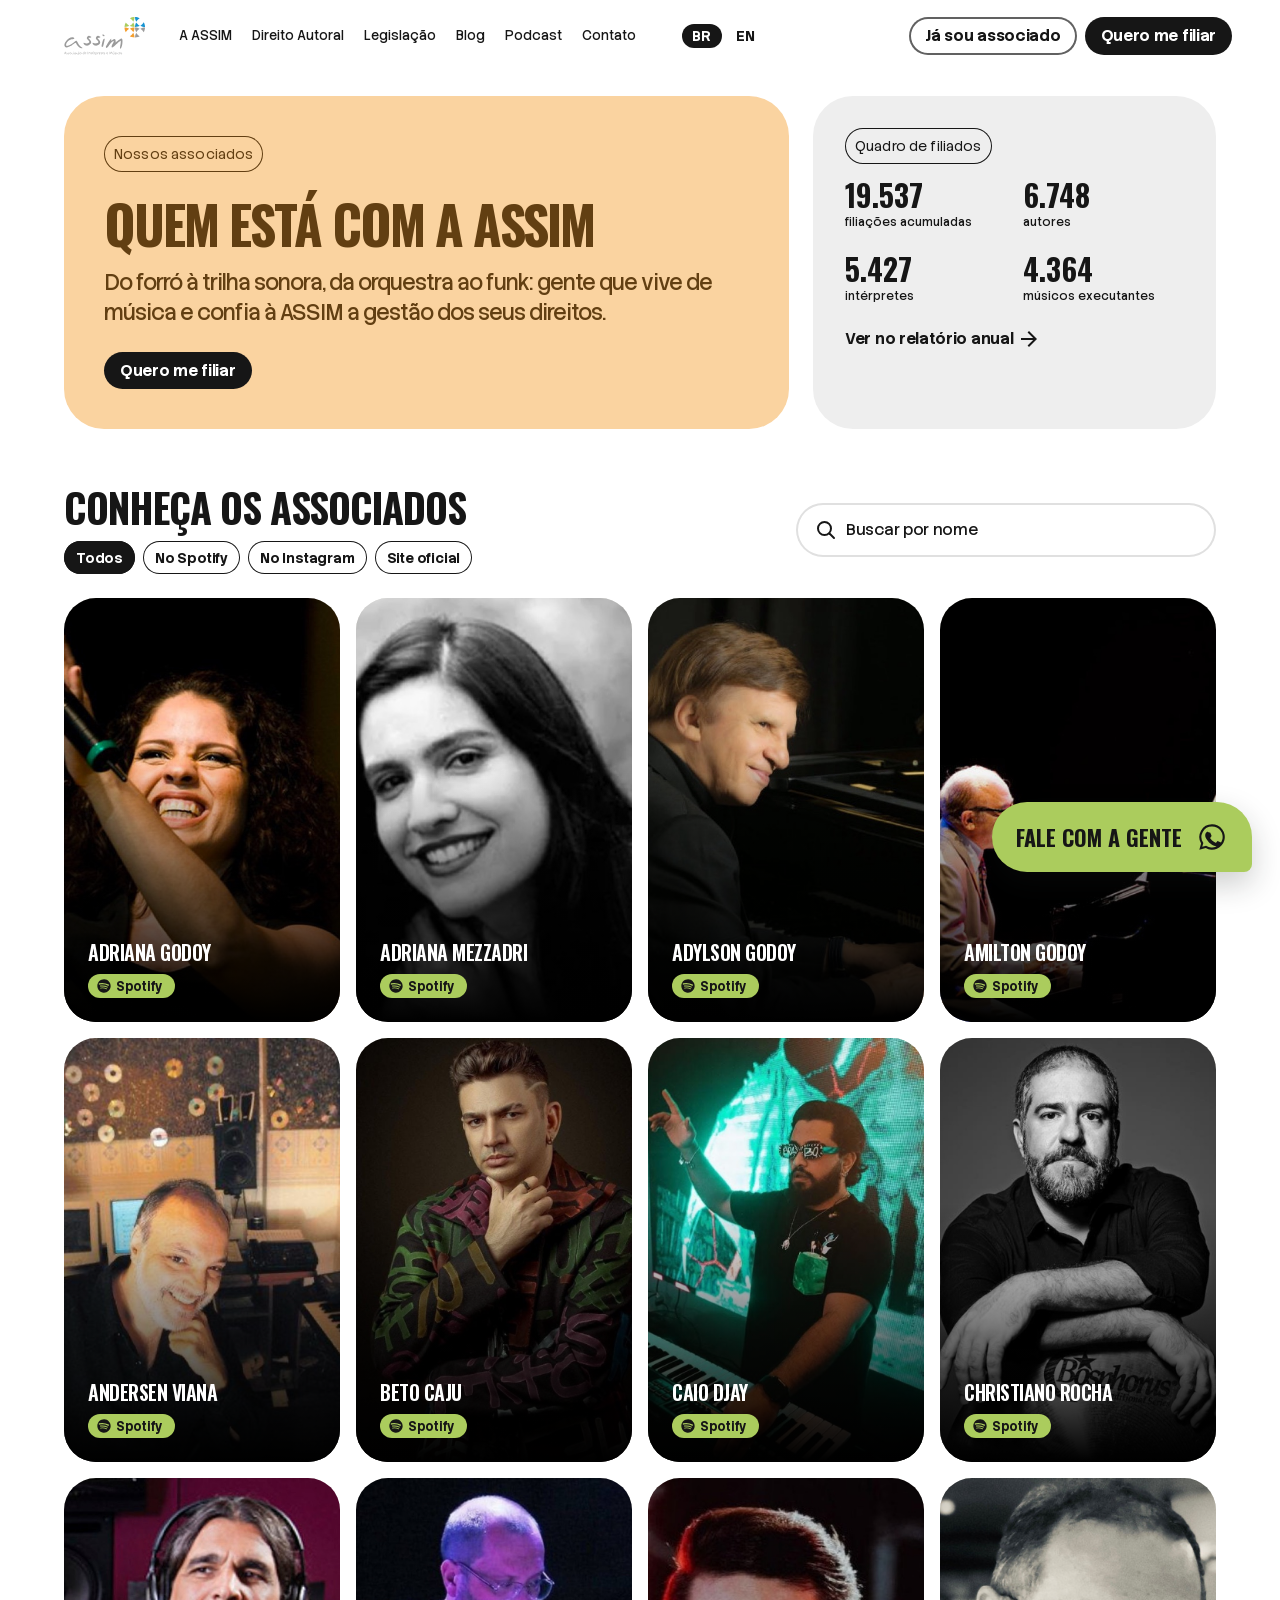
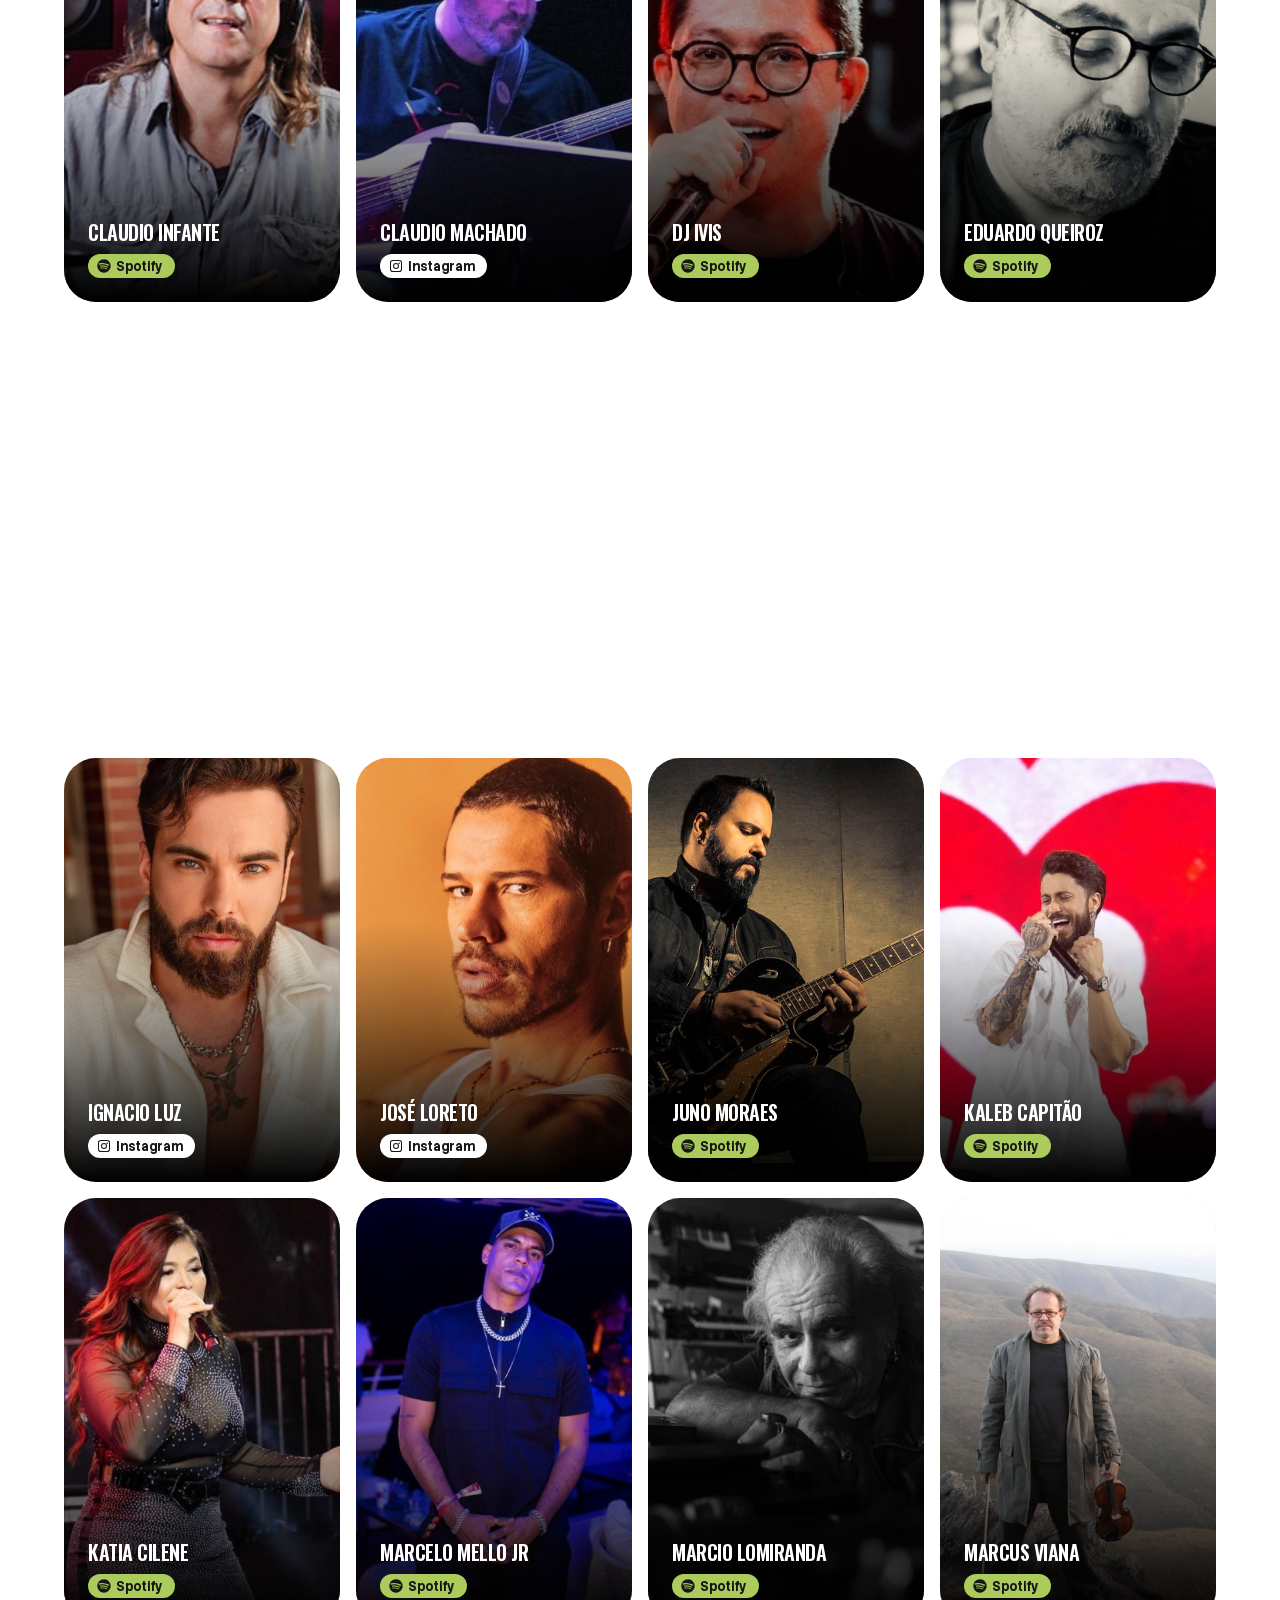
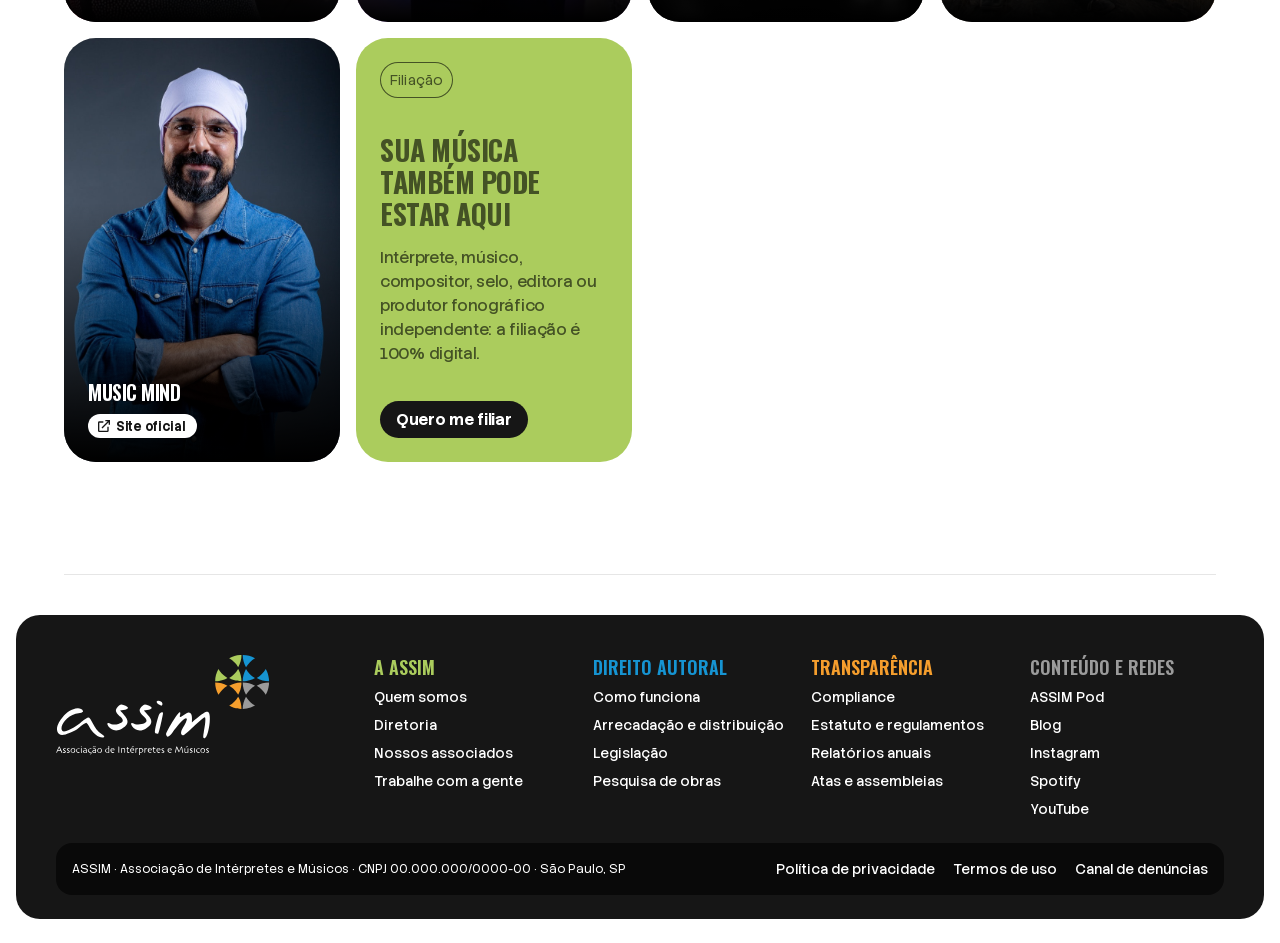
<file: associados.html>
<!doctype html>
<html lang="pt-BR">
<head>
<meta charset="utf-8">
<meta name="viewport" content="width=device-width, initial-scale=1">
<title>Nossos associados · ASSIM</title>
<meta name="description" content="Conheça artistas, músicos e intérpretes que estão com a ASSIM.">
<link rel="preload" href="assets/fonts/Oswald-latin-400-700.woff2" as="font" type="font/woff2" crossorigin>
<link rel="preload" href="assets/fonts/StackSansText-latin-200-700.woff2" as="font" type="font/woff2" crossorigin>
<link rel="stylesheet" href="assets/css/assim.css">
</head>
<body class="as-root">
<a class="skip as-btn as-btn--dark" href="#conteudo">Ir para o conteúdo</a>
<div class="frame">
<header class="as-header site-header" data-hdr data-menu="closed">
  <div class="as-header__group" data-hdr-left>
    <div class="as-header__brand" data-hdr-brand>
      <a href="index.html" aria-label="ASSIM, página inicial"><img src="assets/img/logo-assim.svg" alt="ASSIM" width="81" height="38"></a>
      <nav class="as-nav" data-hdr-nav aria-label="Principal"><a href="quem-somos.html">A ASSIM</a><a href="direito-autoral.html">Direito Autoral</a><a href="legislacao.html">Legislação</a><a href="blog.html">Blog</a><a href="https://www.youtube.com/@assimpod" target="_blank" rel="noopener">Podcast</a><a href="contato.html">Contato</a></nav>
    </div>
    <div class="as-toggle" data-lang="pt" data-hdr-lang>
      <div class="as-toggle__track"><span class="as-toggle__pill"></span><button type="button" data-lang="pt" aria-pressed="true">BR</button><button type="button" data-lang="en" aria-pressed="false">EN</button></div>
    </div>
  </div>
  <div class="as-header__actions" data-hdr-cta>
    <a class="as-btn as-btn--outline" href="painel.html">Já sou associado</a>
    <button type="button" class="as-btn as-btn--dark" data-open-filiacao>Quero me filiar</button>
  </div>
  <button type="button" data-hdr-burger aria-expanded="false" aria-label="Abrir menu"><svg data-i="open" width="24" height="24" viewBox="0 0 24 24" fill="currentColor" aria-hidden="true"><path d="M3 6h18v2H3zM3 11h18v2H3zM3 16h18v2H3z"></path></svg><svg data-i="close" width="24" height="24" viewBox="0 0 24 24" fill="currentColor" aria-hidden="true"><path d="M19 6.4 17.6 5 12 10.6 6.4 5 5 6.4 10.6 12 5 17.6 6.4 19 12 13.4 17.6 19 19 17.6 13.4 12z"></path></svg></button>
</header>
<main id="conteudo">

<section class="wrap hero">
  <div class="hero__card on-orange-soft">
    <span class="as-chip as-chip--eyebrow">Nossos associados</span>
    <div class="stack"><h1 class="h1">Quem está com a ASSIM</h1>
      <p class="lead">Do forró à trilha sonora, da orquestra ao funk: gente que vive de música e confia à ASSIM a gestão dos seus direitos.</p></div>
    <button type="button" class="as-btn as-btn--dark" data-open-filiacao>Quero me filiar</button>
  </div>
  <div class="hero__side on-sunken">
    <span class="as-chip as-chip--eyebrow" style="align-self:flex-start">Quadro de filiados</span>
    <div class="as-stats "><div class="as-stat"><b>19.537</b><span>filiações acumuladas</span></div><div class="as-stat"><b>6.748</b><span>autores</span></div><div class="as-stat"><b>5.427</b><span>intérpretes</span></div><div class="as-stat"><b>4.364</b><span>músicos executantes</span></div></div>
    <a class="as-btn as-btn--ghost" href="relatorio-anual.html#filiados">Ver no relatório anual<svg class="arrow" viewBox="0 0 24 24" fill="currentColor" aria-hidden="true"><path d="M 12.175 9 L 0 9 L 0 7 L 12.175 7 L 6.575 1.4 L 8 0 L 16 8 L 8 16 L 6.575 14.6 L 12.175 9 Z" transform="translate(4 4)"/></svg></a>
  </div>
</section>

<section class="section" data-filterable>
  <div class="wrap stack-6">
    <div class="toolbar">
      <div class="stack" style="gap:12px"><h2 class="h2">Conheça os associados</h2><div class="chips" role="group" aria-label="Filtrar por onde ouvir"><button type="button" class="as-chip" data-filter="todos" aria-pressed="true">Todos</button><button type="button" class="as-chip" data-filter="spotify" aria-pressed="false">No Spotify</button><button type="button" class="as-chip" data-filter="instagram" aria-pressed="false">No Instagram</button><button type="button" class="as-chip" data-filter="site" aria-pressed="false">Site oficial</button></div></div>
      <label class="as-search"><svg width="20" height="20" viewBox="0 0 20 20" fill="none" aria-hidden="true"><circle cx="8.5" cy="8.5" r="6.5" stroke="currentColor" stroke-width="2"/><path d="M13.5 13.5 18 18" stroke="currentColor" stroke-width="2" stroke-linecap="round"/></svg>
        <input type="search" data-search placeholder="Buscar por nome" aria-label="Buscar associado por nome"></label>
    </div>
    <div class="artists"><article class="as-artist" data-item data-tags="spotify" data-text="Adriana Godoy" data-reveal>
  <img class="as-artist__photo" src="assets/img/associados/adriana-godoy.jpg" alt="" loading="lazy" style="object-position:58% 30%">
  <div class="as-artist__text"><h3 class="as-artist__name" style="margin:0">Adriana Godoy</h3></div>
  <div class="as-artist__links"><a href="https://open.spotify.com/intl-pt/artist/6L3EXqqhzhxPZLcXNVFh4O" target="_blank" rel="noopener" style="background:var(--green-500)" aria-label="Adriana Godoy: Spotify"><svg viewBox="0 0 24 24" fill="currentColor" aria-hidden="true"><path transform="translate(2 2)" d="M10.4 0C4.9-.2.2 4.1 0 9.6c-.2 5.5 4.1 10.2 9.6 10.4 5.5.2 10.2-4.1 10.4-9.6C20.2 4.9 15.9.2 10.4 0Zm4.2 14.7a.6.6 0 0 1-.8.2 13.3 13.3 0 0 0-8.8-1.2.6.6 0 1 1-.3-1.2 14.5 14.5 0 0 1 9.7 1.4c.3.2.4.5.2.8Zm1.3-2.7a.8.8 0 0 1-1 .3 15.8 15.8 0 0 0-10.2-1.4.8.8 0 0 1-.3-1.5 17.3 17.3 0 0 1 11.2 1.6c.4.2.5.7.3 1Zm1.5-2.9a1 1 0 0 1-1.3.4 19.5 19.5 0 0 0-12.6-1.7 1 1 0 1 1-.4-1.9 21.4 21.4 0 0 1 13.9 2 1 1 0 0 1 .4 1.2Z"/></svg>Spotify</a></div>
</article><article class="as-artist" data-item data-tags="spotify" data-text="Adriana Mezzadri" data-reveal>
  <img class="as-artist__photo" src="assets/img/associados/adriana-mezzadri.jpg" alt="" loading="lazy" style="object-position:50% 30%">
  <div class="as-artist__text"><h3 class="as-artist__name" style="margin:0">Adriana Mezzadri</h3></div>
  <div class="as-artist__links"><a href="https://open.spotify.com/intl-pt/artist/1zULBLi7ptRt9Yai7dPhXE" target="_blank" rel="noopener" style="background:var(--green-500)" aria-label="Adriana Mezzadri: Spotify"><svg viewBox="0 0 24 24" fill="currentColor" aria-hidden="true"><path transform="translate(2 2)" d="M10.4 0C4.9-.2.2 4.1 0 9.6c-.2 5.5 4.1 10.2 9.6 10.4 5.5.2 10.2-4.1 10.4-9.6C20.2 4.9 15.9.2 10.4 0Zm4.2 14.7a.6.6 0 0 1-.8.2 13.3 13.3 0 0 0-8.8-1.2.6.6 0 1 1-.3-1.2 14.5 14.5 0 0 1 9.7 1.4c.3.2.4.5.2.8Zm1.3-2.7a.8.8 0 0 1-1 .3 15.8 15.8 0 0 0-10.2-1.4.8.8 0 0 1-.3-1.5 17.3 17.3 0 0 1 11.2 1.6c.4.2.5.7.3 1Zm1.5-2.9a1 1 0 0 1-1.3.4 19.5 19.5 0 0 0-12.6-1.7 1 1 0 1 1-.4-1.9 21.4 21.4 0 0 1 13.9 2 1 1 0 0 1 .4 1.2Z"/></svg>Spotify</a></div>
</article><article class="as-artist" data-item data-tags="spotify" data-text="Adylson Godoy" data-reveal>
  <img class="as-artist__photo" src="assets/img/associados/adylson-godoy.jpg" alt="" loading="lazy" style="object-position:18% 30%">
  <div class="as-artist__text"><h3 class="as-artist__name" style="margin:0">Adylson Godoy</h3></div>
  <div class="as-artist__links"><a href="https://open.spotify.com/playlist/37i9dQZF1E4DIcEogONIug" target="_blank" rel="noopener" style="background:var(--green-500)" aria-label="Adylson Godoy: Spotify"><svg viewBox="0 0 24 24" fill="currentColor" aria-hidden="true"><path transform="translate(2 2)" d="M10.4 0C4.9-.2.2 4.1 0 9.6c-.2 5.5 4.1 10.2 9.6 10.4 5.5.2 10.2-4.1 10.4-9.6C20.2 4.9 15.9.2 10.4 0Zm4.2 14.7a.6.6 0 0 1-.8.2 13.3 13.3 0 0 0-8.8-1.2.6.6 0 1 1-.3-1.2 14.5 14.5 0 0 1 9.7 1.4c.3.2.4.5.2.8Zm1.3-2.7a.8.8 0 0 1-1 .3 15.8 15.8 0 0 0-10.2-1.4.8.8 0 0 1-.3-1.5 17.3 17.3 0 0 1 11.2 1.6c.4.2.5.7.3 1Zm1.5-2.9a1 1 0 0 1-1.3.4 19.5 19.5 0 0 0-12.6-1.7 1 1 0 1 1-.4-1.9 21.4 21.4 0 0 1 13.9 2 1 1 0 0 1 .4 1.2Z"/></svg>Spotify</a></div>
</article><article class="as-artist" data-item data-tags="spotify" data-text="Amilton Godoy" data-reveal>
  <img class="as-artist__photo" src="assets/img/associados/amilton-godoy.jpg" alt="" loading="lazy" style="object-position:18% 40%">
  <div class="as-artist__text"><h3 class="as-artist__name" style="margin:0">Amilton Godoy</h3></div>
  <div class="as-artist__links"><a href="https://open.spotify.com/intl-pt/artist/5n9RVVP6RbPOSgYLXIaTSP" target="_blank" rel="noopener" style="background:var(--green-500)" aria-label="Amilton Godoy: Spotify"><svg viewBox="0 0 24 24" fill="currentColor" aria-hidden="true"><path transform="translate(2 2)" d="M10.4 0C4.9-.2.2 4.1 0 9.6c-.2 5.5 4.1 10.2 9.6 10.4 5.5.2 10.2-4.1 10.4-9.6C20.2 4.9 15.9.2 10.4 0Zm4.2 14.7a.6.6 0 0 1-.8.2 13.3 13.3 0 0 0-8.8-1.2.6.6 0 1 1-.3-1.2 14.5 14.5 0 0 1 9.7 1.4c.3.2.4.5.2.8Zm1.3-2.7a.8.8 0 0 1-1 .3 15.8 15.8 0 0 0-10.2-1.4.8.8 0 0 1-.3-1.5 17.3 17.3 0 0 1 11.2 1.6c.4.2.5.7.3 1Zm1.5-2.9a1 1 0 0 1-1.3.4 19.5 19.5 0 0 0-12.6-1.7 1 1 0 1 1-.4-1.9 21.4 21.4 0 0 1 13.9 2 1 1 0 0 1 .4 1.2Z"/></svg>Spotify</a></div>
</article><article class="as-artist" data-item data-tags="spotify" data-text="Andersen Viana" data-reveal>
  <img class="as-artist__photo" src="assets/img/associados/andersen-viana.jpg" alt="" loading="lazy" style="object-position:50% 25%">
  <div class="as-artist__text"><h3 class="as-artist__name" style="margin:0">Andersen Viana</h3></div>
  <div class="as-artist__links"><a href="https://open.spotify.com/intl-pt/artist/5ZHmCQn33vSUCuAXEi9Zrg" target="_blank" rel="noopener" style="background:var(--green-500)" aria-label="Andersen Viana: Spotify"><svg viewBox="0 0 24 24" fill="currentColor" aria-hidden="true"><path transform="translate(2 2)" d="M10.4 0C4.9-.2.2 4.1 0 9.6c-.2 5.5 4.1 10.2 9.6 10.4 5.5.2 10.2-4.1 10.4-9.6C20.2 4.9 15.9.2 10.4 0Zm4.2 14.7a.6.6 0 0 1-.8.2 13.3 13.3 0 0 0-8.8-1.2.6.6 0 1 1-.3-1.2 14.5 14.5 0 0 1 9.7 1.4c.3.2.4.5.2.8Zm1.3-2.7a.8.8 0 0 1-1 .3 15.8 15.8 0 0 0-10.2-1.4.8.8 0 0 1-.3-1.5 17.3 17.3 0 0 1 11.2 1.6c.4.2.5.7.3 1Zm1.5-2.9a1 1 0 0 1-1.3.4 19.5 19.5 0 0 0-12.6-1.7 1 1 0 1 1-.4-1.9 21.4 21.4 0 0 1 13.9 2 1 1 0 0 1 .4 1.2Z"/></svg>Spotify</a></div>
</article><article class="as-artist" data-item data-tags="spotify" data-text="Beto Caju" data-reveal>
  <img class="as-artist__photo" src="assets/img/associados/beto-caju.jpg" alt="" loading="lazy" style="object-position:50% 25%">
  <div class="as-artist__text"><h3 class="as-artist__name" style="margin:0">Beto Caju</h3></div>
  <div class="as-artist__links"><a href="https://open.spotify.com/intl-pt/artist/4sbqXdu8IrbcQ52oxbl90f" target="_blank" rel="noopener" style="background:var(--green-500)" aria-label="Beto Caju: Spotify"><svg viewBox="0 0 24 24" fill="currentColor" aria-hidden="true"><path transform="translate(2 2)" d="M10.4 0C4.9-.2.2 4.1 0 9.6c-.2 5.5 4.1 10.2 9.6 10.4 5.5.2 10.2-4.1 10.4-9.6C20.2 4.9 15.9.2 10.4 0Zm4.2 14.7a.6.6 0 0 1-.8.2 13.3 13.3 0 0 0-8.8-1.2.6.6 0 1 1-.3-1.2 14.5 14.5 0 0 1 9.7 1.4c.3.2.4.5.2.8Zm1.3-2.7a.8.8 0 0 1-1 .3 15.8 15.8 0 0 0-10.2-1.4.8.8 0 0 1-.3-1.5 17.3 17.3 0 0 1 11.2 1.6c.4.2.5.7.3 1Zm1.5-2.9a1 1 0 0 1-1.3.4 19.5 19.5 0 0 0-12.6-1.7 1 1 0 1 1-.4-1.9 21.4 21.4 0 0 1 13.9 2 1 1 0 0 1 .4 1.2Z"/></svg>Spotify</a></div>
</article><article class="as-artist" data-item data-tags="spotify" data-text="Caio Djay" data-reveal>
  <img class="as-artist__photo" src="assets/img/associados/caio-djay.jpg" alt="" loading="lazy" style="object-position:50% 25%">
  <div class="as-artist__text"><h3 class="as-artist__name" style="margin:0">Caio Djay</h3></div>
  <div class="as-artist__links"><a href="https://open.spotify.com/playlist/2A1bjHT9B9N1s31UN2O1qc" target="_blank" rel="noopener" style="background:var(--green-500)" aria-label="Caio Djay: Spotify"><svg viewBox="0 0 24 24" fill="currentColor" aria-hidden="true"><path transform="translate(2 2)" d="M10.4 0C4.9-.2.2 4.1 0 9.6c-.2 5.5 4.1 10.2 9.6 10.4 5.5.2 10.2-4.1 10.4-9.6C20.2 4.9 15.9.2 10.4 0Zm4.2 14.7a.6.6 0 0 1-.8.2 13.3 13.3 0 0 0-8.8-1.2.6.6 0 1 1-.3-1.2 14.5 14.5 0 0 1 9.7 1.4c.3.2.4.5.2.8Zm1.3-2.7a.8.8 0 0 1-1 .3 15.8 15.8 0 0 0-10.2-1.4.8.8 0 0 1-.3-1.5 17.3 17.3 0 0 1 11.2 1.6c.4.2.5.7.3 1Zm1.5-2.9a1 1 0 0 1-1.3.4 19.5 19.5 0 0 0-12.6-1.7 1 1 0 1 1-.4-1.9 21.4 21.4 0 0 1 13.9 2 1 1 0 0 1 .4 1.2Z"/></svg>Spotify</a></div>
</article><article class="as-artist" data-item data-tags="spotify" data-text="Christiano Rocha" data-reveal>
  <img class="as-artist__photo" src="assets/img/associados/christiano-rocha.jpg" alt="" loading="lazy" style="object-position:50% 25%">
  <div class="as-artist__text"><h3 class="as-artist__name" style="margin:0">Christiano Rocha</h3></div>
  <div class="as-artist__links"><a href="https://open.spotify.com/intl-pt/artist/0xTA45YKM0cFEKs3OliH8d" target="_blank" rel="noopener" style="background:var(--green-500)" aria-label="Christiano Rocha: Spotify"><svg viewBox="0 0 24 24" fill="currentColor" aria-hidden="true"><path transform="translate(2 2)" d="M10.4 0C4.9-.2.2 4.1 0 9.6c-.2 5.5 4.1 10.2 9.6 10.4 5.5.2 10.2-4.1 10.4-9.6C20.2 4.9 15.9.2 10.4 0Zm4.2 14.7a.6.6 0 0 1-.8.2 13.3 13.3 0 0 0-8.8-1.2.6.6 0 1 1-.3-1.2 14.5 14.5 0 0 1 9.7 1.4c.3.2.4.5.2.8Zm1.3-2.7a.8.8 0 0 1-1 .3 15.8 15.8 0 0 0-10.2-1.4.8.8 0 0 1-.3-1.5 17.3 17.3 0 0 1 11.2 1.6c.4.2.5.7.3 1Zm1.5-2.9a1 1 0 0 1-1.3.4 19.5 19.5 0 0 0-12.6-1.7 1 1 0 1 1-.4-1.9 21.4 21.4 0 0 1 13.9 2 1 1 0 0 1 .4 1.2Z"/></svg>Spotify</a></div>
</article><article class="as-artist" data-item data-tags="spotify" data-text="Claudio Infante" data-reveal>
  <img class="as-artist__photo" src="assets/img/associados/claudio-infante.jpg" alt="" loading="lazy" style="object-position:50% 30%">
  <div class="as-artist__text"><h3 class="as-artist__name" style="margin:0">Claudio Infante</h3></div>
  <div class="as-artist__links"><a href="https://open.spotify.com/intl-pt/artist/5SVLqLgpd9mpz4mVeLMPfY" target="_blank" rel="noopener" style="background:var(--green-500)" aria-label="Claudio Infante: Spotify"><svg viewBox="0 0 24 24" fill="currentColor" aria-hidden="true"><path transform="translate(2 2)" d="M10.4 0C4.9-.2.2 4.1 0 9.6c-.2 5.5 4.1 10.2 9.6 10.4 5.5.2 10.2-4.1 10.4-9.6C20.2 4.9 15.9.2 10.4 0Zm4.2 14.7a.6.6 0 0 1-.8.2 13.3 13.3 0 0 0-8.8-1.2.6.6 0 1 1-.3-1.2 14.5 14.5 0 0 1 9.7 1.4c.3.2.4.5.2.8Zm1.3-2.7a.8.8 0 0 1-1 .3 15.8 15.8 0 0 0-10.2-1.4.8.8 0 0 1-.3-1.5 17.3 17.3 0 0 1 11.2 1.6c.4.2.5.7.3 1Zm1.5-2.9a1 1 0 0 1-1.3.4 19.5 19.5 0 0 0-12.6-1.7 1 1 0 1 1-.4-1.9 21.4 21.4 0 0 1 13.9 2 1 1 0 0 1 .4 1.2Z"/></svg>Spotify</a></div>
</article><article class="as-artist" data-item data-tags="instagram" data-text="Claudio Machado" data-reveal>
  <img class="as-artist__photo" src="assets/img/associados/claudio-machado.jpg" alt="" loading="lazy" style="object-position:50% 30%">
  <div class="as-artist__text"><h3 class="as-artist__name" style="margin:0">Claudio Machado</h3></div>
  <div class="as-artist__links"><a href="https://www.instagram.com/claudiomachadobass/" target="_blank" rel="noopener" style="background:var(--white)" aria-label="Claudio Machado: Instagram"><svg viewBox="0 0 24 24" fill="currentColor" aria-hidden="true"><path d="M7.2 3h9.6A4.2 4.2 0 0 1 21 7.2v9.6a4.2 4.2 0 0 1-4.2 4.2H7.2A4.2 4.2 0 0 1 3 16.8V7.2A4.2 4.2 0 0 1 7.2 3Zm0 1.5a2.7 2.7 0 0 0-2.7 2.7v9.6a2.7 2.7 0 0 0 2.7 2.7h9.6a2.7 2.7 0 0 0 2.7-2.7V7.2a2.7 2.7 0 0 0-2.7-2.7H7.2ZM12 7.5a4.5 4.5 0 1 1 0 9 4.5 4.5 0 0 1 0-9Zm0 1.5a3 3 0 1 0 0 6 3 3 0 0 0 0-6Zm4.8-2.3a1.1 1.1 0 1 1 0 2.2 1.1 1.1 0 0 1 0-2.2Z"/></svg>Instagram</a></div>
</article><article class="as-artist" data-item data-tags="spotify" data-text="DJ Ivis" data-reveal>
  <img class="as-artist__photo" src="assets/img/associados/dj-ivis.jpg" alt="" loading="lazy" style="object-position:55% 30%">
  <div class="as-artist__text"><h3 class="as-artist__name" style="margin:0">DJ Ivis</h3></div>
  <div class="as-artist__links"><a href="https://open.spotify.com/playlist/3POcE4PZyNcCpyIvtHYYtM" target="_blank" rel="noopener" style="background:var(--green-500)" aria-label="DJ Ivis: Spotify"><svg viewBox="0 0 24 24" fill="currentColor" aria-hidden="true"><path transform="translate(2 2)" d="M10.4 0C4.9-.2.2 4.1 0 9.6c-.2 5.5 4.1 10.2 9.6 10.4 5.5.2 10.2-4.1 10.4-9.6C20.2 4.9 15.9.2 10.4 0Zm4.2 14.7a.6.6 0 0 1-.8.2 13.3 13.3 0 0 0-8.8-1.2.6.6 0 1 1-.3-1.2 14.5 14.5 0 0 1 9.7 1.4c.3.2.4.5.2.8Zm1.3-2.7a.8.8 0 0 1-1 .3 15.8 15.8 0 0 0-10.2-1.4.8.8 0 0 1-.3-1.5 17.3 17.3 0 0 1 11.2 1.6c.4.2.5.7.3 1Zm1.5-2.9a1 1 0 0 1-1.3.4 19.5 19.5 0 0 0-12.6-1.7 1 1 0 1 1-.4-1.9 21.4 21.4 0 0 1 13.9 2 1 1 0 0 1 .4 1.2Z"/></svg>Spotify</a></div>
</article><article class="as-artist" data-item data-tags="spotify" data-text="Eduardo Queiroz" data-reveal>
  <img class="as-artist__photo" src="assets/img/associados/eduardo-queiroz.jpg" alt="" loading="lazy" style="object-position:50% 25%">
  <div class="as-artist__text"><h3 class="as-artist__name" style="margin:0">Eduardo Queiroz</h3></div>
  <div class="as-artist__links"><a href="https://open.spotify.com/intl-pt/artist/6CPHEJGsWPZwr8RBtSBhWv" target="_blank" rel="noopener" style="background:var(--green-500)" aria-label="Eduardo Queiroz: Spotify"><svg viewBox="0 0 24 24" fill="currentColor" aria-hidden="true"><path transform="translate(2 2)" d="M10.4 0C4.9-.2.2 4.1 0 9.6c-.2 5.5 4.1 10.2 9.6 10.4 5.5.2 10.2-4.1 10.4-9.6C20.2 4.9 15.9.2 10.4 0Zm4.2 14.7a.6.6 0 0 1-.8.2 13.3 13.3 0 0 0-8.8-1.2.6.6 0 1 1-.3-1.2 14.5 14.5 0 0 1 9.7 1.4c.3.2.4.5.2.8Zm1.3-2.7a.8.8 0 0 1-1 .3 15.8 15.8 0 0 0-10.2-1.4.8.8 0 0 1-.3-1.5 17.3 17.3 0 0 1 11.2 1.6c.4.2.5.7.3 1Zm1.5-2.9a1 1 0 0 1-1.3.4 19.5 19.5 0 0 0-12.6-1.7 1 1 0 1 1-.4-1.9 21.4 21.4 0 0 1 13.9 2 1 1 0 0 1 .4 1.2Z"/></svg>Spotify</a></div>
</article><article class="as-artist" data-item data-tags="site" data-text="Evsina Anastasiya" data-reveal>
  <img class="as-artist__photo" src="assets/img/associados/evsina-anastasiya.jpg" alt="" loading="lazy" style="object-position:50% 25%">
  <div class="as-artist__text"><h3 class="as-artist__name" style="margin:0">Evsina Anastasiya</h3></div>
  <div class="as-artist__links"><a href="https://www.evsinaanastasiya.com/pt/biography" target="_blank" rel="noopener" style="background:var(--white)" aria-label="Evsina Anastasiya: Site oficial"><svg viewBox="0 0 24 24" fill="currentColor" aria-hidden="true"><path d="M14 3h7v7h-2V6.4l-9.3 9.3-1.4-1.4L17.6 5H14V3ZM5 5h6v2H5v12h12v-6h2v6a2 2 0 0 1-2 2H5a2 2 0 0 1-2-2V7a2 2 0 0 1 2-2Z"/></svg>Site oficial</a></div>
</article><article class="as-artist" data-item data-tags="spotify" data-text="Felipe" data-reveal>
  <img class="as-artist__photo" src="assets/img/associados/felipe.jpg" alt="" loading="lazy" style="object-position:50% 25%">
  <div class="as-artist__text"><h3 class="as-artist__name" style="margin:0">Felipe</h3></div>
  <div class="as-artist__links"><a href="https://open.spotify.com/playlist/6nXlTpKYymSWN7b05lPeqy" target="_blank" rel="noopener" style="background:var(--green-500)" aria-label="Felipe: Spotify"><svg viewBox="0 0 24 24" fill="currentColor" aria-hidden="true"><path transform="translate(2 2)" d="M10.4 0C4.9-.2.2 4.1 0 9.6c-.2 5.5 4.1 10.2 9.6 10.4 5.5.2 10.2-4.1 10.4-9.6C20.2 4.9 15.9.2 10.4 0Zm4.2 14.7a.6.6 0 0 1-.8.2 13.3 13.3 0 0 0-8.8-1.2.6.6 0 1 1-.3-1.2 14.5 14.5 0 0 1 9.7 1.4c.3.2.4.5.2.8Zm1.3-2.7a.8.8 0 0 1-1 .3 15.8 15.8 0 0 0-10.2-1.4.8.8 0 0 1-.3-1.5 17.3 17.3 0 0 1 11.2 1.6c.4.2.5.7.3 1Zm1.5-2.9a1 1 0 0 1-1.3.4 19.5 19.5 0 0 0-12.6-1.7 1 1 0 1 1-.4-1.9 21.4 21.4 0 0 1 13.9 2 1 1 0 0 1 .4 1.2Z"/></svg>Spotify</a></div>
</article><article class="as-artist" data-item data-tags="spotify" data-text="Felipe Amorim" data-reveal>
  <img class="as-artist__photo" src="assets/img/associados/felipe-amorim.jpg" alt="" loading="lazy" style="object-position:50% 25%">
  <div class="as-artist__text"><h3 class="as-artist__name" style="margin:0">Felipe Amorim</h3></div>
  <div class="as-artist__links"><a href="https://open.spotify.com/intl-pt/artist/3CIIaeZuFYrAD6PRVyuO4U" target="_blank" rel="noopener" style="background:var(--green-500)" aria-label="Felipe Amorim: Spotify"><svg viewBox="0 0 24 24" fill="currentColor" aria-hidden="true"><path transform="translate(2 2)" d="M10.4 0C4.9-.2.2 4.1 0 9.6c-.2 5.5 4.1 10.2 9.6 10.4 5.5.2 10.2-4.1 10.4-9.6C20.2 4.9 15.9.2 10.4 0Zm4.2 14.7a.6.6 0 0 1-.8.2 13.3 13.3 0 0 0-8.8-1.2.6.6 0 1 1-.3-1.2 14.5 14.5 0 0 1 9.7 1.4c.3.2.4.5.2.8Zm1.3-2.7a.8.8 0 0 1-1 .3 15.8 15.8 0 0 0-10.2-1.4.8.8 0 0 1-.3-1.5 17.3 17.3 0 0 1 11.2 1.6c.4.2.5.7.3 1Zm1.5-2.9a1 1 0 0 1-1.3.4 19.5 19.5 0 0 0-12.6-1.7 1 1 0 1 1-.4-1.9 21.4 21.4 0 0 1 13.9 2 1 1 0 0 1 .4 1.2Z"/></svg>Spotify</a></div>
</article><article class="as-artist" data-item data-tags="instagram" data-text="Gretchen" data-reveal>
  <img class="as-artist__photo" src="assets/img/associados/gretchen.jpg" alt="" loading="lazy" style="object-position:50% 25%">
  <div class="as-artist__text"><h3 class="as-artist__name" style="margin:0">Gretchen</h3></div>
  <div class="as-artist__links"><a href="https://www.instagram.com/mariagretchen/" target="_blank" rel="noopener" style="background:var(--white)" aria-label="Gretchen: Instagram"><svg viewBox="0 0 24 24" fill="currentColor" aria-hidden="true"><path d="M7.2 3h9.6A4.2 4.2 0 0 1 21 7.2v9.6a4.2 4.2 0 0 1-4.2 4.2H7.2A4.2 4.2 0 0 1 3 16.8V7.2A4.2 4.2 0 0 1 7.2 3Zm0 1.5a2.7 2.7 0 0 0-2.7 2.7v9.6a2.7 2.7 0 0 0 2.7 2.7h9.6a2.7 2.7 0 0 0 2.7-2.7V7.2a2.7 2.7 0 0 0-2.7-2.7H7.2ZM12 7.5a4.5 4.5 0 1 1 0 9 4.5 4.5 0 0 1 0-9Zm0 1.5a3 3 0 1 0 0 6 3 3 0 0 0 0-6Zm4.8-2.3a1.1 1.1 0 1 1 0 2.2 1.1 1.1 0 0 1 0-2.2Z"/></svg>Instagram</a></div>
</article><article class="as-artist" data-item data-tags="instagram" data-text="Ignacio Luz" data-reveal>
  <img class="as-artist__photo" src="assets/img/associados/ignacio-luz.jpg" alt="" loading="lazy" style="object-position:50% 25%">
  <div class="as-artist__text"><h3 class="as-artist__name" style="margin:0">Ignacio Luz</h3></div>
  <div class="as-artist__links"><a href="https://www.instagram.com/ignacioluz_/" target="_blank" rel="noopener" style="background:var(--white)" aria-label="Ignacio Luz: Instagram"><svg viewBox="0 0 24 24" fill="currentColor" aria-hidden="true"><path d="M7.2 3h9.6A4.2 4.2 0 0 1 21 7.2v9.6a4.2 4.2 0 0 1-4.2 4.2H7.2A4.2 4.2 0 0 1 3 16.8V7.2A4.2 4.2 0 0 1 7.2 3Zm0 1.5a2.7 2.7 0 0 0-2.7 2.7v9.6a2.7 2.7 0 0 0 2.7 2.7h9.6a2.7 2.7 0 0 0 2.7-2.7V7.2a2.7 2.7 0 0 0-2.7-2.7H7.2ZM12 7.5a4.5 4.5 0 1 1 0 9 4.5 4.5 0 0 1 0-9Zm0 1.5a3 3 0 1 0 0 6 3 3 0 0 0 0-6Zm4.8-2.3a1.1 1.1 0 1 1 0 2.2 1.1 1.1 0 0 1 0-2.2Z"/></svg>Instagram</a></div>
</article><article class="as-artist" data-item data-tags="instagram" data-text="José Loreto" data-reveal>
  <img class="as-artist__photo" src="assets/img/associados/jose-loreto.jpg" alt="" loading="lazy" style="object-position:50% 25%">
  <div class="as-artist__text"><h3 class="as-artist__name" style="margin:0">José Loreto</h3></div>
  <div class="as-artist__links"><a href="https://www.instagram.com/joseloreto/" target="_blank" rel="noopener" style="background:var(--white)" aria-label="José Loreto: Instagram"><svg viewBox="0 0 24 24" fill="currentColor" aria-hidden="true"><path d="M7.2 3h9.6A4.2 4.2 0 0 1 21 7.2v9.6a4.2 4.2 0 0 1-4.2 4.2H7.2A4.2 4.2 0 0 1 3 16.8V7.2A4.2 4.2 0 0 1 7.2 3Zm0 1.5a2.7 2.7 0 0 0-2.7 2.7v9.6a2.7 2.7 0 0 0 2.7 2.7h9.6a2.7 2.7 0 0 0 2.7-2.7V7.2a2.7 2.7 0 0 0-2.7-2.7H7.2ZM12 7.5a4.5 4.5 0 1 1 0 9 4.5 4.5 0 0 1 0-9Zm0 1.5a3 3 0 1 0 0 6 3 3 0 0 0 0-6Zm4.8-2.3a1.1 1.1 0 1 1 0 2.2 1.1 1.1 0 0 1 0-2.2Z"/></svg>Instagram</a></div>
</article><article class="as-artist" data-item data-tags="spotify" data-text="Juno Moraes" data-reveal>
  <img class="as-artist__photo" src="assets/img/associados/juno-moraes.jpg" alt="" loading="lazy" style="object-position:62% 30%">
  <div class="as-artist__text"><h3 class="as-artist__name" style="margin:0">Juno Moraes</h3></div>
  <div class="as-artist__links"><a href="https://open.spotify.com/intl-pt/artist/1jLnQ93N03O7saSeyaLLbU" target="_blank" rel="noopener" style="background:var(--green-500)" aria-label="Juno Moraes: Spotify"><svg viewBox="0 0 24 24" fill="currentColor" aria-hidden="true"><path transform="translate(2 2)" d="M10.4 0C4.9-.2.2 4.1 0 9.6c-.2 5.5 4.1 10.2 9.6 10.4 5.5.2 10.2-4.1 10.4-9.6C20.2 4.9 15.9.2 10.4 0Zm4.2 14.7a.6.6 0 0 1-.8.2 13.3 13.3 0 0 0-8.8-1.2.6.6 0 1 1-.3-1.2 14.5 14.5 0 0 1 9.7 1.4c.3.2.4.5.2.8Zm1.3-2.7a.8.8 0 0 1-1 .3 15.8 15.8 0 0 0-10.2-1.4.8.8 0 0 1-.3-1.5 17.3 17.3 0 0 1 11.2 1.6c.4.2.5.7.3 1Zm1.5-2.9a1 1 0 0 1-1.3.4 19.5 19.5 0 0 0-12.6-1.7 1 1 0 1 1-.4-1.9 21.4 21.4 0 0 1 13.9 2 1 1 0 0 1 .4 1.2Z"/></svg>Spotify</a></div>
</article><article class="as-artist" data-item data-tags="spotify" data-text="Kaleb Capitão" data-reveal>
  <img class="as-artist__photo" src="assets/img/associados/kaleb-capitao.jpg" alt="" loading="lazy" style="object-position:50% 25%">
  <div class="as-artist__text"><h3 class="as-artist__name" style="margin:0">Kaleb Capitão</h3></div>
  <div class="as-artist__links"><a href="https://open.spotify.com/playlist/7fPBx5p8lYLStftr8mUlkQ" target="_blank" rel="noopener" style="background:var(--green-500)" aria-label="Kaleb Capitão: Spotify"><svg viewBox="0 0 24 24" fill="currentColor" aria-hidden="true"><path transform="translate(2 2)" d="M10.4 0C4.9-.2.2 4.1 0 9.6c-.2 5.5 4.1 10.2 9.6 10.4 5.5.2 10.2-4.1 10.4-9.6C20.2 4.9 15.9.2 10.4 0Zm4.2 14.7a.6.6 0 0 1-.8.2 13.3 13.3 0 0 0-8.8-1.2.6.6 0 1 1-.3-1.2 14.5 14.5 0 0 1 9.7 1.4c.3.2.4.5.2.8Zm1.3-2.7a.8.8 0 0 1-1 .3 15.8 15.8 0 0 0-10.2-1.4.8.8 0 0 1-.3-1.5 17.3 17.3 0 0 1 11.2 1.6c.4.2.5.7.3 1Zm1.5-2.9a1 1 0 0 1-1.3.4 19.5 19.5 0 0 0-12.6-1.7 1 1 0 1 1-.4-1.9 21.4 21.4 0 0 1 13.9 2 1 1 0 0 1 .4 1.2Z"/></svg>Spotify</a></div>
</article><article class="as-artist" data-item data-tags="spotify" data-text="Katia Cilene" data-reveal>
  <img class="as-artist__photo" src="assets/img/associados/katia-cilene.jpg" alt="" loading="lazy" style="object-position:50% 25%">
  <div class="as-artist__text"><h3 class="as-artist__name" style="margin:0">Katia Cilene</h3></div>
  <div class="as-artist__links"><a href="https://open.spotify.com/intl-pt/artist/73Tzk23OwTSl6b3cUwWQrZ" target="_blank" rel="noopener" style="background:var(--green-500)" aria-label="Katia Cilene: Spotify"><svg viewBox="0 0 24 24" fill="currentColor" aria-hidden="true"><path transform="translate(2 2)" d="M10.4 0C4.9-.2.2 4.1 0 9.6c-.2 5.5 4.1 10.2 9.6 10.4 5.5.2 10.2-4.1 10.4-9.6C20.2 4.9 15.9.2 10.4 0Zm4.2 14.7a.6.6 0 0 1-.8.2 13.3 13.3 0 0 0-8.8-1.2.6.6 0 1 1-.3-1.2 14.5 14.5 0 0 1 9.7 1.4c.3.2.4.5.2.8Zm1.3-2.7a.8.8 0 0 1-1 .3 15.8 15.8 0 0 0-10.2-1.4.8.8 0 0 1-.3-1.5 17.3 17.3 0 0 1 11.2 1.6c.4.2.5.7.3 1Zm1.5-2.9a1 1 0 0 1-1.3.4 19.5 19.5 0 0 0-12.6-1.7 1 1 0 1 1-.4-1.9 21.4 21.4 0 0 1 13.9 2 1 1 0 0 1 .4 1.2Z"/></svg>Spotify</a></div>
</article><article class="as-artist" data-item data-tags="spotify" data-text="Marcelo Mello Jr" data-reveal>
  <img class="as-artist__photo" src="assets/img/associados/marcelo-mello-jr.jpg" alt="" loading="lazy" style="object-position:50% 25%">
  <div class="as-artist__text"><h3 class="as-artist__name" style="margin:0">Marcelo Mello Jr</h3></div>
  <div class="as-artist__links"><a href="https://open.spotify.com/intl-pt/artist/0XQQJpFjY8KkTGUIgVq9zp" target="_blank" rel="noopener" style="background:var(--green-500)" aria-label="Marcelo Mello Jr: Spotify"><svg viewBox="0 0 24 24" fill="currentColor" aria-hidden="true"><path transform="translate(2 2)" d="M10.4 0C4.9-.2.2 4.1 0 9.6c-.2 5.5 4.1 10.2 9.6 10.4 5.5.2 10.2-4.1 10.4-9.6C20.2 4.9 15.9.2 10.4 0Zm4.2 14.7a.6.6 0 0 1-.8.2 13.3 13.3 0 0 0-8.8-1.2.6.6 0 1 1-.3-1.2 14.5 14.5 0 0 1 9.7 1.4c.3.2.4.5.2.8Zm1.3-2.7a.8.8 0 0 1-1 .3 15.8 15.8 0 0 0-10.2-1.4.8.8 0 0 1-.3-1.5 17.3 17.3 0 0 1 11.2 1.6c.4.2.5.7.3 1Zm1.5-2.9a1 1 0 0 1-1.3.4 19.5 19.5 0 0 0-12.6-1.7 1 1 0 1 1-.4-1.9 21.4 21.4 0 0 1 13.9 2 1 1 0 0 1 .4 1.2Z"/></svg>Spotify</a></div>
</article><article class="as-artist" data-item data-tags="spotify" data-text="Marcio Lomiranda" data-reveal>
  <img class="as-artist__photo" src="assets/img/associados/marcio-lomiranda.jpg" alt="" loading="lazy" style="object-position:50% 30%">
  <div class="as-artist__text"><h3 class="as-artist__name" style="margin:0">Marcio Lomiranda</h3></div>
  <div class="as-artist__links"><a href="https://open.spotify.com/intl-pt/artist/7FGjfbxQ3ct5wUCdXZnkqq" target="_blank" rel="noopener" style="background:var(--green-500)" aria-label="Marcio Lomiranda: Spotify"><svg viewBox="0 0 24 24" fill="currentColor" aria-hidden="true"><path transform="translate(2 2)" d="M10.4 0C4.9-.2.2 4.1 0 9.6c-.2 5.5 4.1 10.2 9.6 10.4 5.5.2 10.2-4.1 10.4-9.6C20.2 4.9 15.9.2 10.4 0Zm4.2 14.7a.6.6 0 0 1-.8.2 13.3 13.3 0 0 0-8.8-1.2.6.6 0 1 1-.3-1.2 14.5 14.5 0 0 1 9.7 1.4c.3.2.4.5.2.8Zm1.3-2.7a.8.8 0 0 1-1 .3 15.8 15.8 0 0 0-10.2-1.4.8.8 0 0 1-.3-1.5 17.3 17.3 0 0 1 11.2 1.6c.4.2.5.7.3 1Zm1.5-2.9a1 1 0 0 1-1.3.4 19.5 19.5 0 0 0-12.6-1.7 1 1 0 1 1-.4-1.9 21.4 21.4 0 0 1 13.9 2 1 1 0 0 1 .4 1.2Z"/></svg>Spotify</a></div>
</article><article class="as-artist" data-item data-tags="spotify" data-text="Marcus Viana" data-reveal>
  <img class="as-artist__photo" src="assets/img/associados/marcus-viana.jpg" alt="" loading="lazy" style="object-position:28% 40%">
  <div class="as-artist__text"><h3 class="as-artist__name" style="margin:0">Marcus Viana</h3></div>
  <div class="as-artist__links"><a href="https://open.spotify.com/intl-pt/artist/4ZKhLxIZNL611l39Yycq2G" target="_blank" rel="noopener" style="background:var(--green-500)" aria-label="Marcus Viana: Spotify"><svg viewBox="0 0 24 24" fill="currentColor" aria-hidden="true"><path transform="translate(2 2)" d="M10.4 0C4.9-.2.2 4.1 0 9.6c-.2 5.5 4.1 10.2 9.6 10.4 5.5.2 10.2-4.1 10.4-9.6C20.2 4.9 15.9.2 10.4 0Zm4.2 14.7a.6.6 0 0 1-.8.2 13.3 13.3 0 0 0-8.8-1.2.6.6 0 1 1-.3-1.2 14.5 14.5 0 0 1 9.7 1.4c.3.2.4.5.2.8Zm1.3-2.7a.8.8 0 0 1-1 .3 15.8 15.8 0 0 0-10.2-1.4.8.8 0 0 1-.3-1.5 17.3 17.3 0 0 1 11.2 1.6c.4.2.5.7.3 1Zm1.5-2.9a1 1 0 0 1-1.3.4 19.5 19.5 0 0 0-12.6-1.7 1 1 0 1 1-.4-1.9 21.4 21.4 0 0 1 13.9 2 1 1 0 0 1 .4 1.2Z"/></svg>Spotify</a></div>
</article><article class="as-artist" data-item data-tags="site" data-text="Music Mind" data-reveal>
  <img class="as-artist__photo" src="assets/img/associados/music-mind.jpg" alt="" loading="lazy" style="object-position:50% 25%">
  <div class="as-artist__text"><h3 class="as-artist__name" style="margin:0">Music Mind</h3></div>
  <div class="as-artist__links"><a href="https://musicmind.com.br/" target="_blank" rel="noopener" style="background:var(--white)" aria-label="Music Mind: Site oficial"><svg viewBox="0 0 24 24" fill="currentColor" aria-hidden="true"><path d="M14 3h7v7h-2V6.4l-9.3 9.3-1.4-1.4L17.6 5H14V3ZM5 5h6v2H5v12h12v-6h2v6a2 2 0 0 1-2 2H5a2 2 0 0 1-2-2V7a2 2 0 0 1 2-2Z"/></svg>Site oficial</a></div>
</article><div class="join on-green" data-item data-tags="spotify instagram site" data-text="" data-reveal>
  <span class="as-chip as-chip--eyebrow" style="align-self:flex-start">Filiação</span>
  <div class="stack"><h3 class="h3">Sua música também pode estar aqui</h3><p class="body">Intérprete, músico, compositor, selo, editora ou produtor fonográfico independente: a filiação é 100% digital.</p></div>
  <button type="button" class="as-btn as-btn--dark" data-open-filiacao style="align-self:flex-start">Quero me filiar</button>
</div></div>
    <p class="empty" data-empty hidden>Nada encontrado para “<span data-term></span>”. Tente outro nome ou fale com a gente pelo WhatsApp.</p>
  </div>
</section>
</main>
<div class="wrap" style="margin-top:var(--space-14)"><div style="height:1px;background:var(--line);margin-bottom:40px"></div></div>
<footer class="as-footer site-footer" data-footer>
  <div class="as-footer__cols">
    <div class="as-footer__logo"><img src="assets/img/logo-assim-white.svg" alt="ASSIM" width="213" height="100"></div>
    <div class="as-footer__col as-footer__col--green"><h4>A ASSIM</h4><a href="quem-somos.html">Quem somos</a><a href="quem-somos.html#diretoria">Diretoria</a><a href="associados.html">Nossos associados</a><a href="#">Trabalhe com a gente</a></div>
    <div class="as-footer__col as-footer__col--blue"><h4>Direito autoral</h4><a href="direito-autoral.html">Como funciona</a><a href="direito-autoral.html#arrecadacao">Arrecadação e distribuição</a><a href="legislacao.html">Legislação</a><a href="pesquisa-de-obras.html">Pesquisa de obras</a></div>
    <div class="as-footer__col as-footer__col--orange"><h4>Transparência</h4><a href="transparencia.html">Compliance</a><a href="transparencia.html#documentos">Estatuto e regulamentos</a><a href="relatorio-anual.html">Relatórios anuais</a><a href="transparencia.html#atas">Atas e assembleias</a></div>
    <div class="as-footer__col as-footer__col--gray"><h4>Conteúdo e redes</h4><a href="https://www.youtube.com/@assimpod" target="_blank" rel="noopener">ASSIM Pod</a><a href="blog.html">Blog</a><a href="https://www.instagram.com/assimassociacao/" target="_blank" rel="noopener">Instagram</a><a href="#">Spotify</a><a href="https://www.youtube.com/@assimpod" target="_blank" rel="noopener">YouTube</a></div>
  </div>
  <div class="as-footer__bar"><small>ASSIM · Associação de Intérpretes e Músicos · CNPJ 00.000.000/0000-00 · São Paulo, SP</small><div><a href="https://www.assim.org.br/politica-de-privacidade" target="_blank" rel="noopener">Política de privacidade</a><a href="#">Termos de uso</a><a href="#">Canal de denúncias</a></div></div>
</footer>
</div>
<div class="fab-wrap"><a class="as-fab" data-fab href="https://wa.me/5511955703510" target="_blank" rel="noopener" aria-label="Fale com a gente pelo WhatsApp"><b>Fale com a gente</b><svg viewBox="0 0 24 24" fill="currentColor" aria-hidden="true"><path d="M12 2.5a9.5 9.5 0 0 0-8.2 14.3L2.5 21.5l4.8-1.3A9.5 9.5 0 1 0 12 2.5Zm0 1.6a7.9 7.9 0 1 1-4.1 14.6l-.3-.2-2.9.8.8-2.8-.2-.3A7.9 7.9 0 0 1 12 4.1Zm-3.3 4c-.2 0-.5 0-.8.4-.3.3-1 1-1 2.4s1 2.8 1.2 3c.1.2 2 3.2 5 4.4 2.5 1 3 .8 3.5.7.5 0 1.7-.7 2-1.4.2-.7.2-1.3.2-1.4l-.5-.3-1.7-.8c-.3-.1-.4-.2-.6.1l-.8 1c-.2.2-.3.2-.6.1-.3-.2-1.2-.5-2.3-1.4-.8-.8-1.4-1.7-1.6-2-.1-.2 0-.4.2-.5l.4-.5.3-.5v-.5l-.8-1.9c-.2-.5-.4-.4-.5-.4h-.5Z"/></svg></a></div>
<div class="as-scrim" id="filiacao" data-scrim hidden>
  <div class="as-modal" data-modal role="dialog" aria-modal="true" aria-labelledby="filiacao-t">
    <button type="button" class="as-modal__close" data-close aria-label="Fechar">×</button>
    <div class="stack" style="gap:8px">
      <h3 class="as-display as-modal__q" id="filiacao-t">Como você vai se filiar?</h3>
      <p class="as-modal__p">Escolha a opção que descreve você. O cadastro é 100% digital.</p>
    </div>
    <div class="as-modal__options" data-modal-grid>
      <a class="as-option as-option--pf" href="https://app.clicksign.com/fluxia/71e7dd4c-f87a-4395-8b1e-d48c09e55c1f" target="_blank" rel="noopener"><b>Pessoa física</b><span>Intérprete, músico ou compositor</span></a>
      <a class="as-option as-option--pj" href="https://app.clicksign.com/fluxia/b93afebd-eaba-432c-8d29-8b73f95b411e" target="_blank" rel="noopener"><b>Pessoa jurídica</b><span>Selo, editora ou produtora</span></a>
      <a class="as-option as-option--prod" href="https://wa.me/5511955703510?text=Ol%C3%A1!%20Quero%20me%20filiar%20%C3%A0%20ASSIM%20como%20produtor%20fonogr%C3%A1fico%20independente." target="_blank" rel="noopener"><b>Produtor fonográfico independente</b><span>Produz e lança as próprias gravações</span></a>
    </div>
  </div>
</div>
<script src="assets/js/site.js" defer></script>
</body>
</html>
</file>
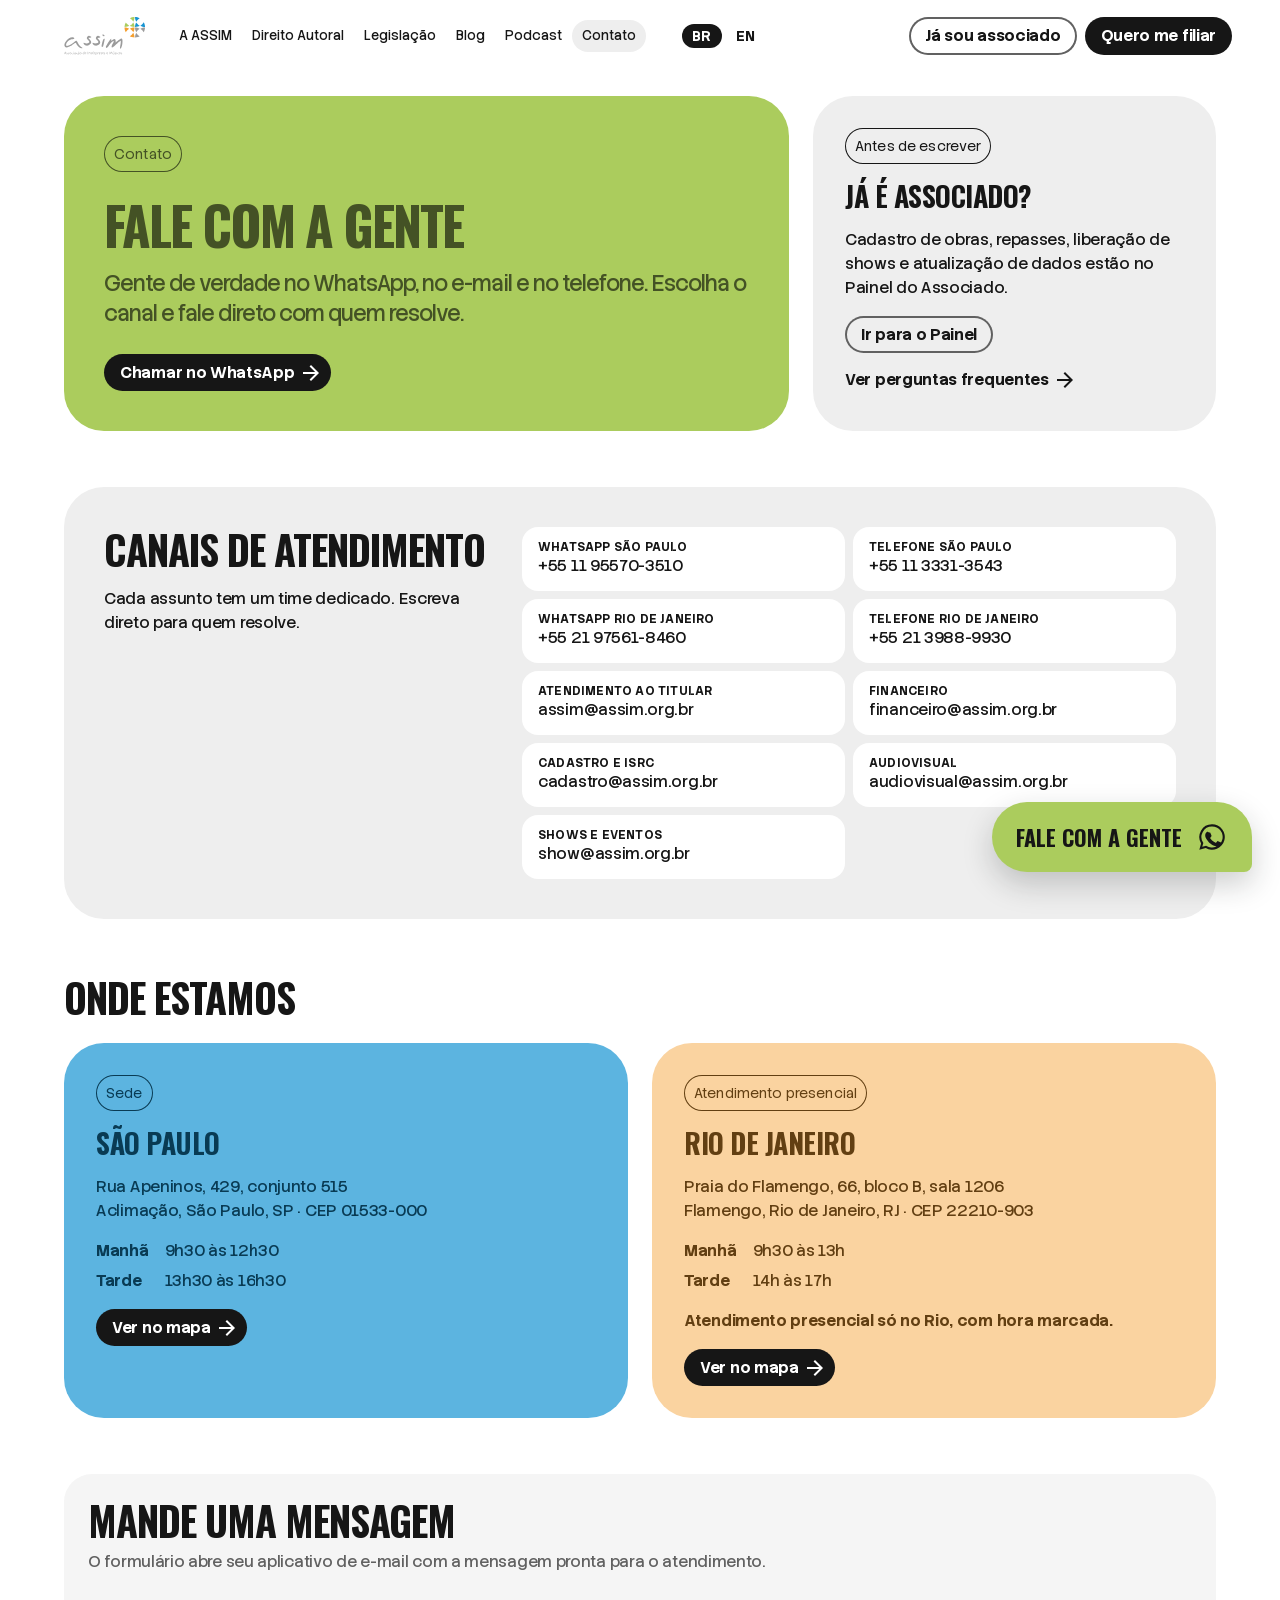
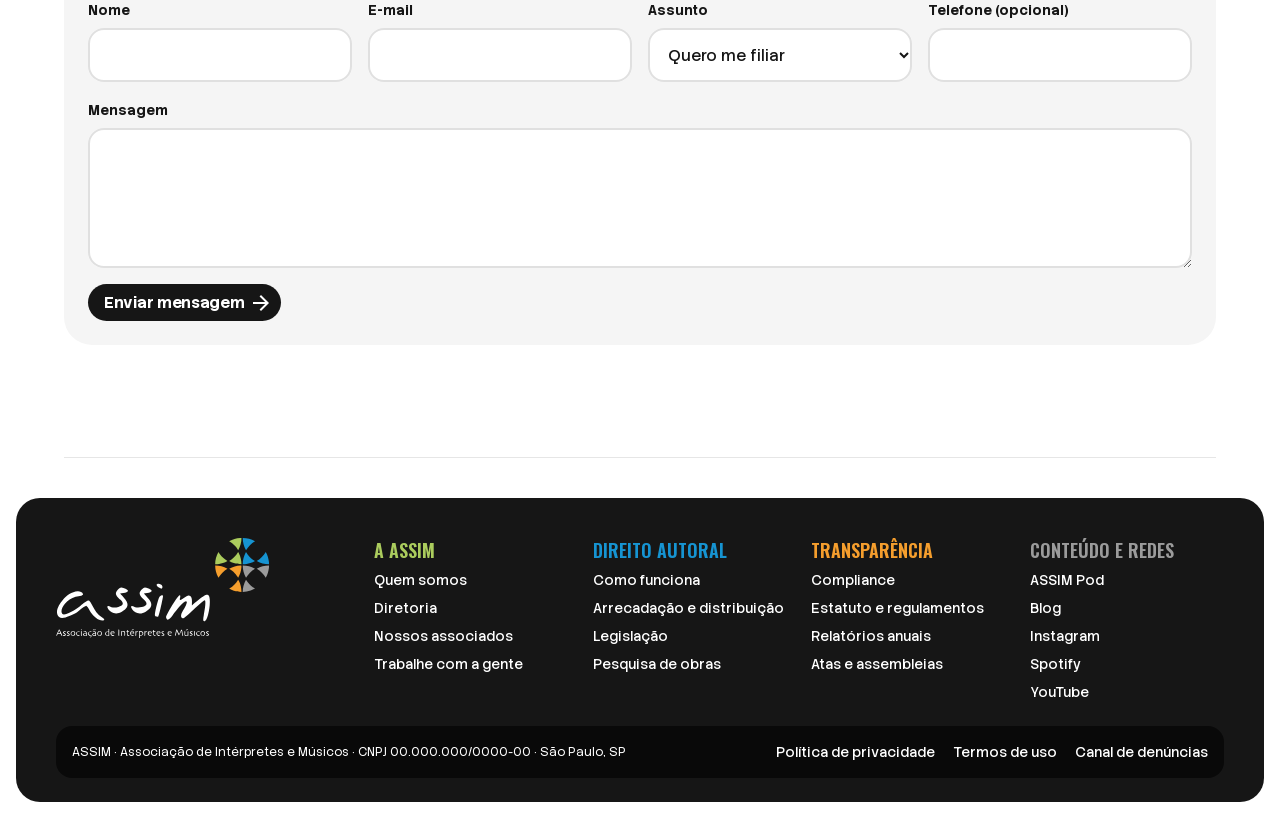
<file: contato.html>
<!doctype html>
<html lang="pt-BR">
<head>
<meta charset="utf-8">
<meta name="viewport" content="width=device-width, initial-scale=1">
<title>Contato · ASSIM</title>
<meta name="description" content="Telefones, WhatsApp, e-mails por área e endereços da ASSIM em São Paulo e no Rio de Janeiro.">
<link rel="preload" href="assets/fonts/Oswald-latin-400-700.woff2" as="font" type="font/woff2" crossorigin>
<link rel="preload" href="assets/fonts/StackSansText-latin-200-700.woff2" as="font" type="font/woff2" crossorigin>
<link rel="stylesheet" href="assets/css/assim.css">
</head>
<body class="as-root">
<a class="skip as-btn as-btn--dark" href="#conteudo">Ir para o conteúdo</a>
<div class="frame">
<header class="as-header site-header" data-hdr data-menu="closed">
  <div class="as-header__group" data-hdr-left>
    <div class="as-header__brand" data-hdr-brand>
      <a href="index.html" aria-label="ASSIM, página inicial"><img src="assets/img/logo-assim.svg" alt="ASSIM" width="81" height="38"></a>
      <nav class="as-nav" data-hdr-nav aria-label="Principal"><a href="quem-somos.html">A ASSIM</a><a href="direito-autoral.html">Direito Autoral</a><a href="legislacao.html">Legislação</a><a href="blog.html">Blog</a><a href="https://www.youtube.com/@assimpod" target="_blank" rel="noopener">Podcast</a><a href="contato.html" aria-current="page">Contato</a></nav>
    </div>
    <div class="as-toggle" data-lang="pt" data-hdr-lang>
      <div class="as-toggle__track"><span class="as-toggle__pill"></span><button type="button" data-lang="pt" aria-pressed="true">BR</button><button type="button" data-lang="en" aria-pressed="false">EN</button></div>
    </div>
  </div>
  <div class="as-header__actions" data-hdr-cta>
    <a class="as-btn as-btn--outline" href="painel.html">Já sou associado</a>
    <button type="button" class="as-btn as-btn--dark" data-open-filiacao>Quero me filiar</button>
  </div>
  <button type="button" data-hdr-burger aria-expanded="false" aria-label="Abrir menu"><svg data-i="open" width="24" height="24" viewBox="0 0 24 24" fill="currentColor" aria-hidden="true"><path d="M3 6h18v2H3zM3 11h18v2H3zM3 16h18v2H3z"></path></svg><svg data-i="close" width="24" height="24" viewBox="0 0 24 24" fill="currentColor" aria-hidden="true"><path d="M19 6.4 17.6 5 12 10.6 6.4 5 5 6.4 10.6 12 5 17.6 6.4 19 12 13.4 17.6 19 19 17.6 13.4 12z"></path></svg></button>
</header>
<main id="conteudo">

<section class="wrap hero">
  <div class="hero__card on-green">
    <span class="as-chip as-chip--eyebrow">Contato</span>
    <div class="stack"><h1 class="h1">Fale com a gente</h1>
      <p class="lead">Gente de verdade no WhatsApp, no e-mail e no telefone. Escolha o canal e fale direto com quem resolve.</p></div>
    <a class="as-btn as-btn--dark as-btn--icon-end" href="https://wa.me/5511955703510" target="_blank" rel="noopener">Chamar no WhatsApp<svg class="arrow" viewBox="0 0 24 24" fill="currentColor" aria-hidden="true"><path d="M 12.175 9 L 0 9 L 0 7 L 12.175 7 L 6.575 1.4 L 8 0 L 16 8 L 8 16 L 6.575 14.6 L 12.175 9 Z" transform="translate(4 4)"/></svg></a>
  </div>
  <div class="hero__side on-sunken">
    <span class="as-chip as-chip--eyebrow" style="align-self:flex-start">Antes de escrever</span>
    <h2 class="h3">Já é associado?</h2>
    <p class="body">Cadastro de obras, repasses, liberação de shows e atualização de dados estão no Painel do Associado.</p>
    <div style="display:flex;gap:8px;flex-wrap:wrap"><a class="as-btn as-btn--outline" href="painel.html">Ir para o Painel</a><a class="as-btn as-btn--ghost" href="faq.html">Ver perguntas frequentes<svg class="arrow" viewBox="0 0 24 24" fill="currentColor" aria-hidden="true"><path d="M 12.175 9 L 0 9 L 0 7 L 12.175 7 L 6.575 1.4 L 8 0 L 16 8 L 8 16 L 6.575 14.6 L 12.175 9 Z" transform="translate(4 4)"/></svg></a></div>
  </div>
</section>

<section class="section">
  <div class="wrap"><div class="hero__card on-sunken" data-reveal style="flex-direction:row;flex-wrap:wrap;align-items:flex-start">
    <div class="stack" style="flex:1 1 300px;align-self:auto"><h2 class="h2">Canais de atendimento</h2><p class="body">Cada assunto tem um time dedicado. Escreva direto para quem resolve.</p></div>
    <div class="channels" style="flex:1 1 560px"><a class="channel" href="https://wa.me/5511955703510" target="_blank" rel="noopener"><b>WhatsApp São Paulo</b><span>+55 11 95570-3510</span></a><a class="channel" href="tel:+551133313543"><b>Telefone São Paulo</b><span>+55 11 3331-3543</span></a><a class="channel" href="https://wa.me/5521975618460" target="_blank" rel="noopener"><b>WhatsApp Rio de Janeiro</b><span>+55 21 97561-8460</span></a><a class="channel" href="tel:+552139889930"><b>Telefone Rio de Janeiro</b><span>+55 21 3988-9930</span></a><a class="channel" href="mailto:assim@assim.org.br"><b>Atendimento ao titular</b><span>assim@assim.org.br</span></a><a class="channel" href="mailto:financeiro@assim.org.br"><b>Financeiro</b><span>financeiro@assim.org.br</span></a><a class="channel" href="mailto:cadastro@assim.org.br"><b>Cadastro e ISRC</b><span>cadastro@assim.org.br</span></a><a class="channel" href="mailto:audiovisual@assim.org.br"><b>Audiovisual</b><span>audiovisual@assim.org.br</span></a><a class="channel" href="mailto:show@assim.org.br"><b>Shows e eventos</b><span>show@assim.org.br</span></a></div>
  </div></div>
</section>

<section class="section" style="padding-top:0">
  <div class="wrap stack-6">
    <h2 class="h2" data-reveal>Onde estamos</h2>
    <div class="offices">
      <div class="office on-blue-soft" data-reveal>
        <span class="as-chip as-chip--eyebrow" style="align-self:flex-start">Sede</span>
        <h3 class="h3">São Paulo</h3>
        <p class="body">Rua Apeninos, 429, conjunto 515<br>Aclimação, São Paulo, SP · CEP 01533-000</p>
        <dl><dt>Manhã</dt><dd>9h30 às 12h30</dd><dt>Tarde</dt><dd>13h30 às 16h30</dd></dl>
        <a class="as-btn as-btn--dark as-btn--icon-end" href="https://www.google.com/maps/search/?api=1&query=Rua%20Apeninos%2C%20429%2C%20Aclima%C3%A7%C3%A3o%2C%20S%C3%A3o%20Paulo%2C%20SP%2C%2001533-000" target="_blank" rel="noopener" style="align-self:flex-start">Ver no mapa<svg class="arrow" viewBox="0 0 24 24" fill="currentColor" aria-hidden="true"><path d="M 12.175 9 L 0 9 L 0 7 L 12.175 7 L 6.575 1.4 L 8 0 L 16 8 L 8 16 L 6.575 14.6 L 12.175 9 Z" transform="translate(4 4)"/></svg></a>
      </div>
      <div class="office on-orange-soft" data-reveal>
        <span class="as-chip as-chip--eyebrow" style="align-self:flex-start">Atendimento presencial</span>
        <h3 class="h3">Rio de Janeiro</h3>
        <p class="body">Praia do Flamengo, 66, bloco B, sala 1206<br>Flamengo, Rio de Janeiro, RJ · CEP 22210-903</p>
        <dl><dt>Manhã</dt><dd>9h30 às 13h</dd><dt>Tarde</dt><dd>14h às 17h</dd></dl>
        <p class="body"><b>Atendimento presencial só no Rio, com hora marcada.</b></p>
        <a class="as-btn as-btn--dark as-btn--icon-end" href="https://www.google.com/maps/search/?api=1&query=Praia%20do%20Flamengo%2C%2066%2C%20Flamengo%2C%20Rio%20de%20Janeiro%2C%20RJ%2C%2022210-903" target="_blank" rel="noopener" style="align-self:flex-start">Ver no mapa<svg class="arrow" viewBox="0 0 24 24" fill="currentColor" aria-hidden="true"><path d="M 12.175 9 L 0 9 L 0 7 L 12.175 7 L 6.575 1.4 L 8 0 L 16 8 L 8 16 L 6.575 14.6 L 12.175 9 Z" transform="translate(4 4)"/></svg></a>
      </div>
    </div>
  </div>
</section>

<section class="section" style="padding-top:0">
  <div class="wrap"><div class="faq-box" data-reveal>
    <div class="stack" style="gap:8px"><h2 class="h2">Mande uma mensagem</h2><p class="body muted">O formulário abre seu aplicativo de e-mail com a mensagem pronta para o atendimento.</p></div>
    <form class="form" action="mailto:assim@assim.org.br" method="post" enctype="text/plain">
      <div class="field"><label for="f-nome">Nome</label><input id="f-nome" name="nome" autocomplete="name" required></div>
      <div class="field"><label for="f-email">E-mail</label><input id="f-email" name="email" type="email" autocomplete="email" required></div>
      <div class="field"><label for="f-assunto">Assunto</label><select id="f-assunto" name="assunto"><option>Quero me filiar</option><option>Já sou associado</option><option>Repasses</option><option>Cadastro de obras e fonogramas</option><option>Shows e eventos</option><option>Outro assunto</option></select></div>
      <div class="field"><label for="f-tel">Telefone (opcional)</label><input id="f-tel" name="telefone" type="tel" autocomplete="tel"></div>
      <div class="field field--full"><label for="f-msg">Mensagem</label><textarea id="f-msg" name="mensagem" required></textarea></div>
      <div class="field--full"><button class="as-btn as-btn--dark as-btn--icon-end" type="submit">Enviar mensagem<svg class="arrow" viewBox="0 0 24 24" fill="currentColor" aria-hidden="true"><path d="M 12.175 9 L 0 9 L 0 7 L 12.175 7 L 6.575 1.4 L 8 0 L 16 8 L 8 16 L 6.575 14.6 L 12.175 9 Z" transform="translate(4 4)"/></svg></button></div>
    </form>
  </div></div>
</section>
</main>
<div class="wrap" style="margin-top:var(--space-14)"><div style="height:1px;background:var(--line);margin-bottom:40px"></div></div>
<footer class="as-footer site-footer" data-footer>
  <div class="as-footer__cols">
    <div class="as-footer__logo"><img src="assets/img/logo-assim-white.svg" alt="ASSIM" width="213" height="100"></div>
    <div class="as-footer__col as-footer__col--green"><h4>A ASSIM</h4><a href="quem-somos.html">Quem somos</a><a href="quem-somos.html#diretoria">Diretoria</a><a href="associados.html">Nossos associados</a><a href="#">Trabalhe com a gente</a></div>
    <div class="as-footer__col as-footer__col--blue"><h4>Direito autoral</h4><a href="direito-autoral.html">Como funciona</a><a href="direito-autoral.html#arrecadacao">Arrecadação e distribuição</a><a href="legislacao.html">Legislação</a><a href="pesquisa-de-obras.html">Pesquisa de obras</a></div>
    <div class="as-footer__col as-footer__col--orange"><h4>Transparência</h4><a href="transparencia.html">Compliance</a><a href="transparencia.html#documentos">Estatuto e regulamentos</a><a href="relatorio-anual.html">Relatórios anuais</a><a href="transparencia.html#atas">Atas e assembleias</a></div>
    <div class="as-footer__col as-footer__col--gray"><h4>Conteúdo e redes</h4><a href="https://www.youtube.com/@assimpod" target="_blank" rel="noopener">ASSIM Pod</a><a href="blog.html">Blog</a><a href="https://www.instagram.com/assimassociacao/" target="_blank" rel="noopener">Instagram</a><a href="#">Spotify</a><a href="https://www.youtube.com/@assimpod" target="_blank" rel="noopener">YouTube</a></div>
  </div>
  <div class="as-footer__bar"><small>ASSIM · Associação de Intérpretes e Músicos · CNPJ 00.000.000/0000-00 · São Paulo, SP</small><div><a href="https://www.assim.org.br/politica-de-privacidade" target="_blank" rel="noopener">Política de privacidade</a><a href="#">Termos de uso</a><a href="#">Canal de denúncias</a></div></div>
</footer>
</div>
<div class="fab-wrap"><a class="as-fab" data-fab href="https://wa.me/5511955703510" target="_blank" rel="noopener" aria-label="Fale com a gente pelo WhatsApp"><b>Fale com a gente</b><svg viewBox="0 0 24 24" fill="currentColor" aria-hidden="true"><path d="M12 2.5a9.5 9.5 0 0 0-8.2 14.3L2.5 21.5l4.8-1.3A9.5 9.5 0 1 0 12 2.5Zm0 1.6a7.9 7.9 0 1 1-4.1 14.6l-.3-.2-2.9.8.8-2.8-.2-.3A7.9 7.9 0 0 1 12 4.1Zm-3.3 4c-.2 0-.5 0-.8.4-.3.3-1 1-1 2.4s1 2.8 1.2 3c.1.2 2 3.2 5 4.4 2.5 1 3 .8 3.5.7.5 0 1.7-.7 2-1.4.2-.7.2-1.3.2-1.4l-.5-.3-1.7-.8c-.3-.1-.4-.2-.6.1l-.8 1c-.2.2-.3.2-.6.1-.3-.2-1.2-.5-2.3-1.4-.8-.8-1.4-1.7-1.6-2-.1-.2 0-.4.2-.5l.4-.5.3-.5v-.5l-.8-1.9c-.2-.5-.4-.4-.5-.4h-.5Z"/></svg></a></div>
<div class="as-scrim" id="filiacao" data-scrim hidden>
  <div class="as-modal" data-modal role="dialog" aria-modal="true" aria-labelledby="filiacao-t">
    <button type="button" class="as-modal__close" data-close aria-label="Fechar">×</button>
    <div class="stack" style="gap:8px">
      <h3 class="as-display as-modal__q" id="filiacao-t">Como você vai se filiar?</h3>
      <p class="as-modal__p">Escolha a opção que descreve você. O cadastro é 100% digital.</p>
    </div>
    <div class="as-modal__options" data-modal-grid>
      <a class="as-option as-option--pf" href="https://app.clicksign.com/fluxia/71e7dd4c-f87a-4395-8b1e-d48c09e55c1f" target="_blank" rel="noopener"><b>Pessoa física</b><span>Intérprete, músico ou compositor</span></a>
      <a class="as-option as-option--pj" href="https://app.clicksign.com/fluxia/b93afebd-eaba-432c-8d29-8b73f95b411e" target="_blank" rel="noopener"><b>Pessoa jurídica</b><span>Selo, editora ou produtora</span></a>
      <a class="as-option as-option--prod" href="https://wa.me/5511955703510?text=Ol%C3%A1!%20Quero%20me%20filiar%20%C3%A0%20ASSIM%20como%20produtor%20fonogr%C3%A1fico%20independente." target="_blank" rel="noopener"><b>Produtor fonográfico independente</b><span>Produz e lança as próprias gravações</span></a>
    </div>
  </div>
</div>
<script src="assets/js/site.js" defer></script>
</body>
</html>
</file>
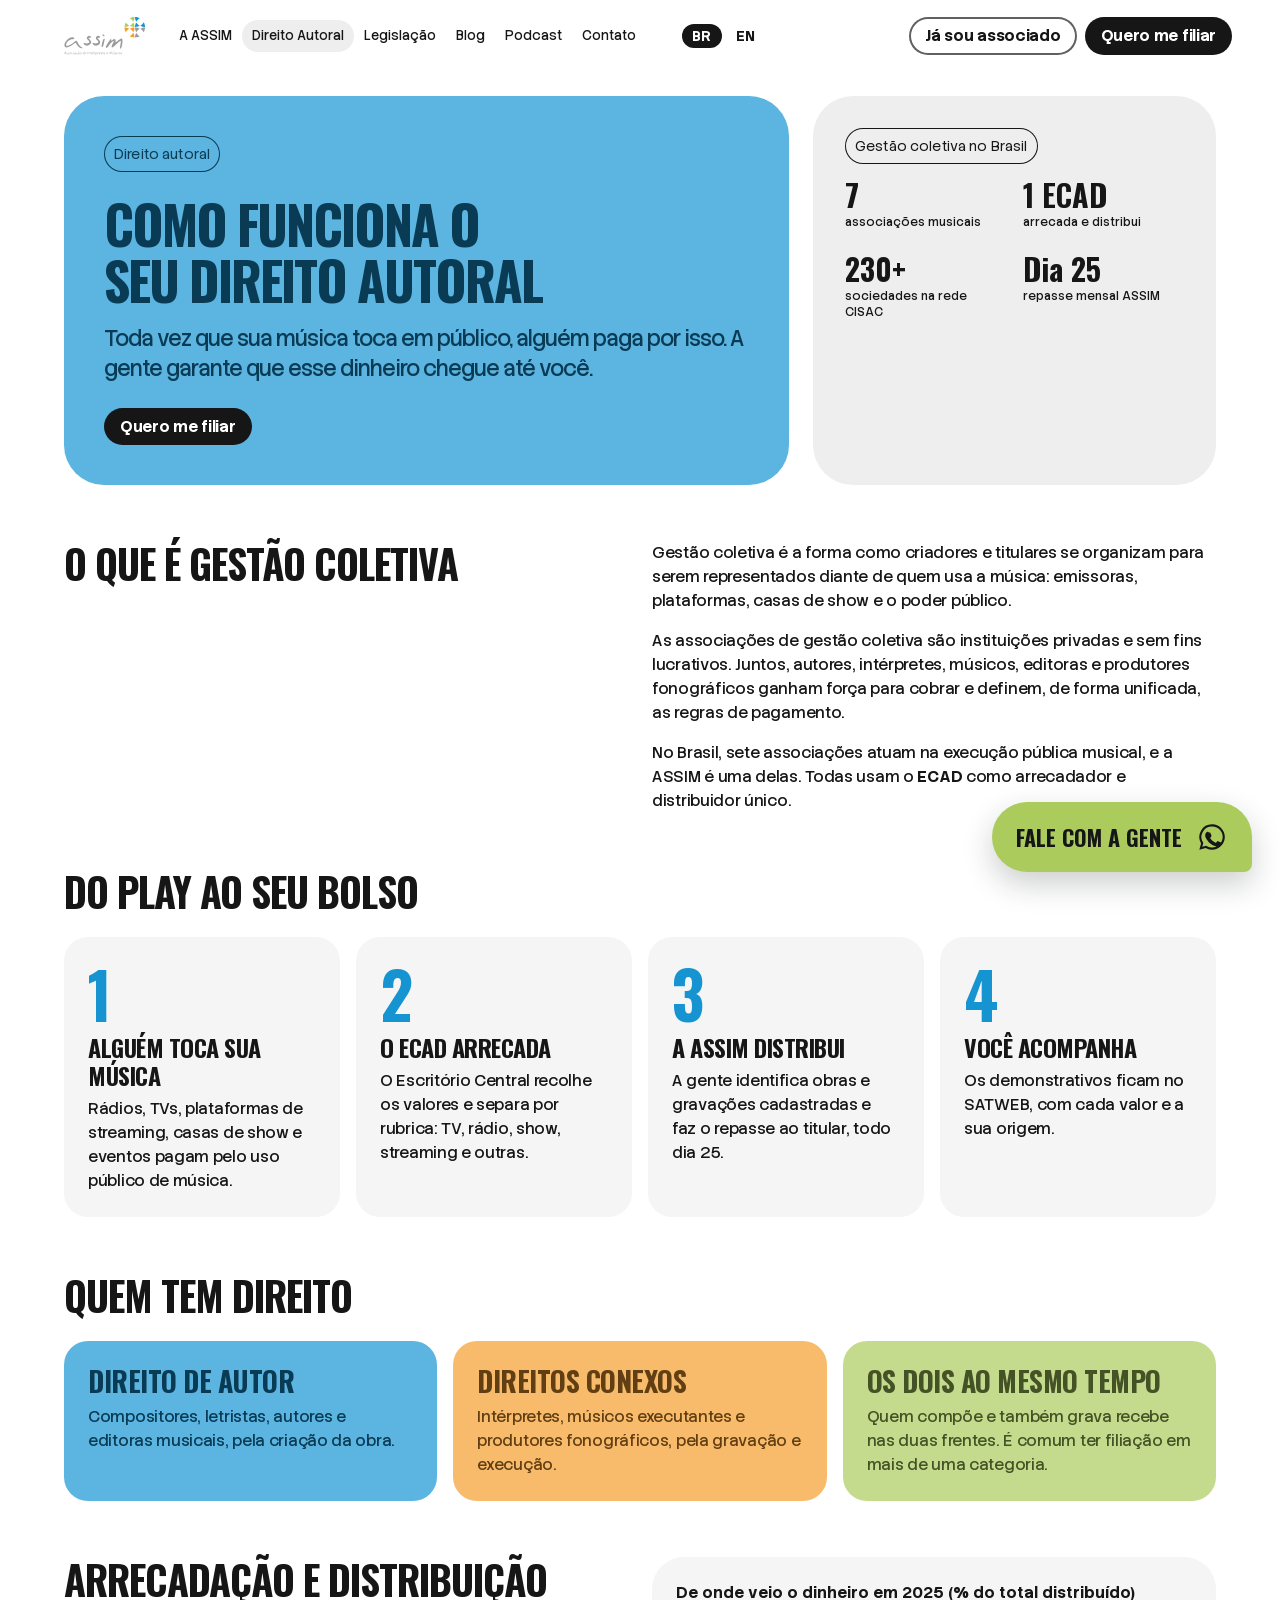
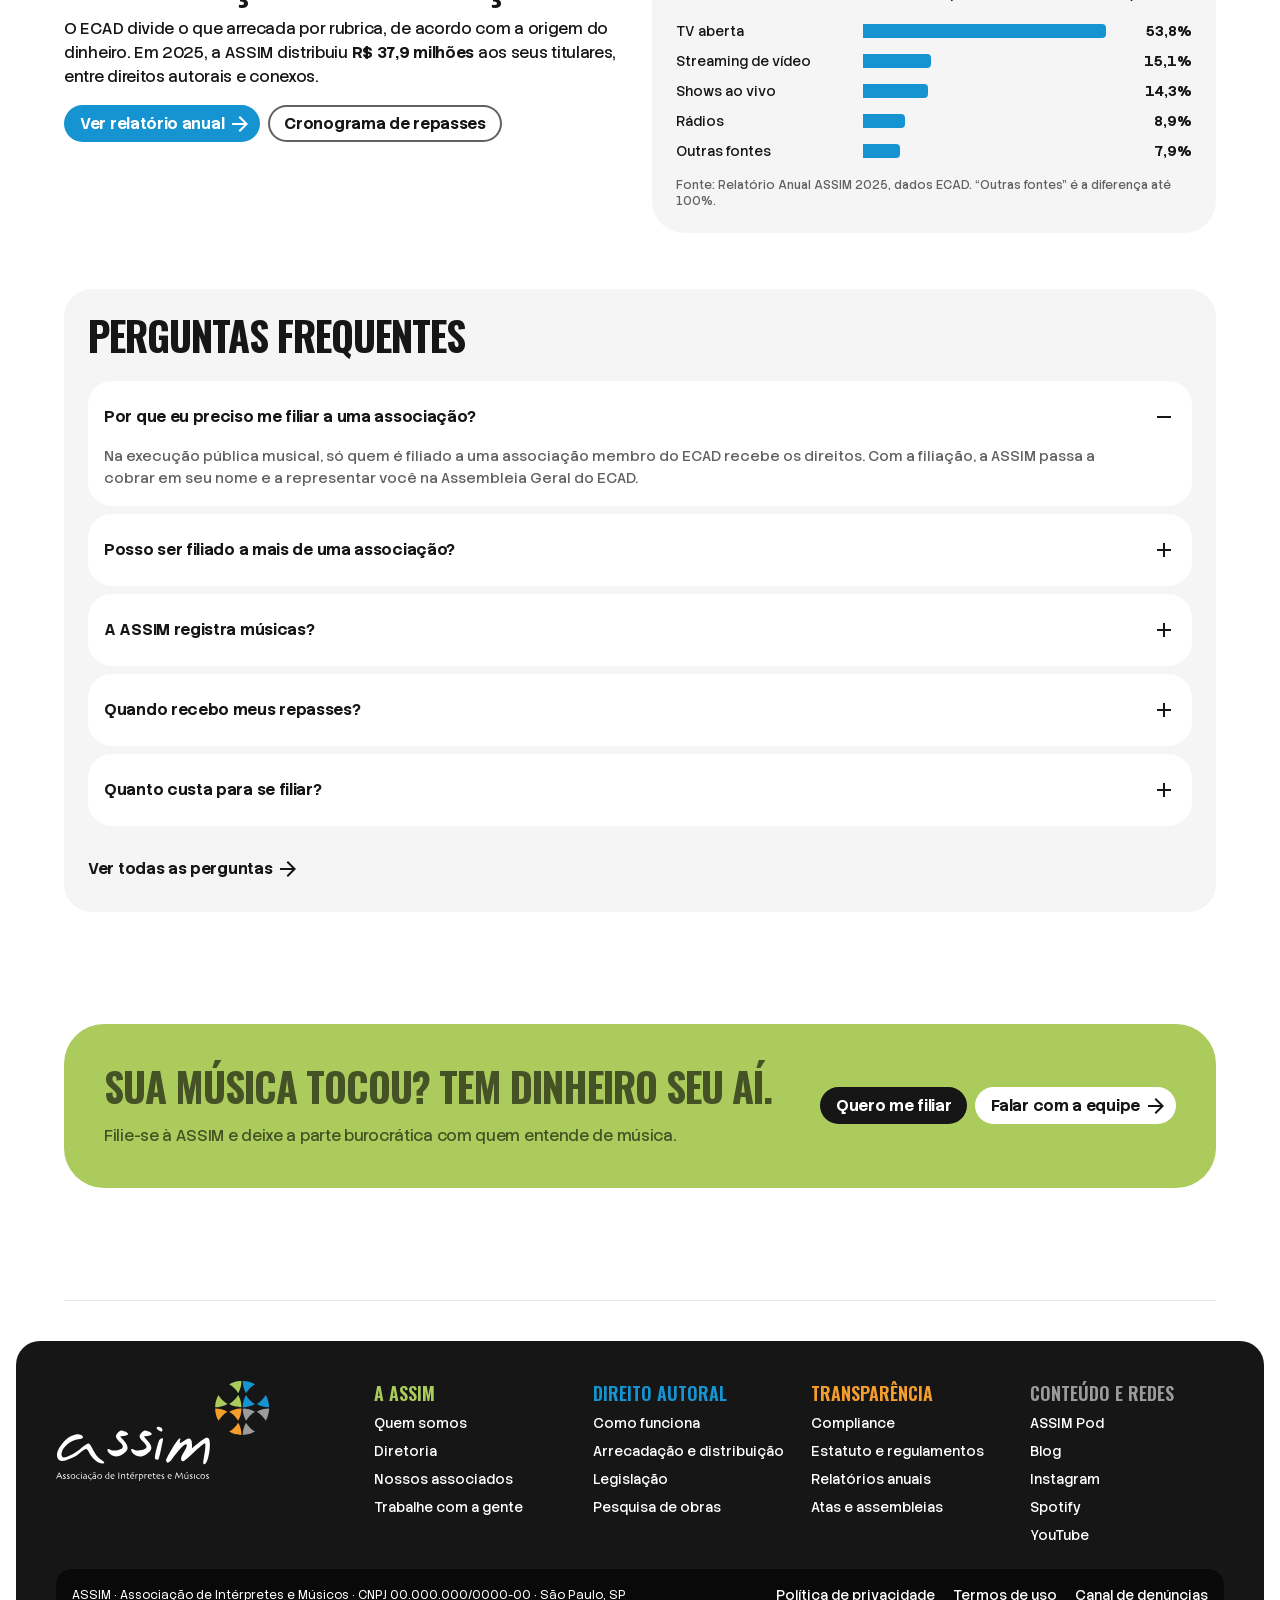
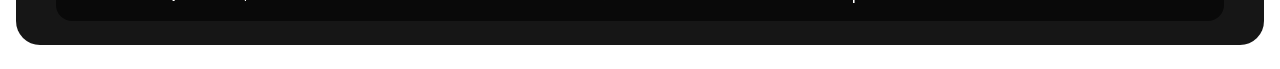
<file: direito-autoral.html>
<!doctype html>
<html lang="pt-BR">
<head>
<meta charset="utf-8">
<meta name="viewport" content="width=device-width, initial-scale=1">
<title>Direito autoral: como funciona · ASSIM</title>
<meta name="description" content="Gestão coletiva, ECAD, direito de autor e direitos conexos explicados de forma simples.">
<link rel="preload" href="assets/fonts/Oswald-latin-400-700.woff2" as="font" type="font/woff2" crossorigin>
<link rel="preload" href="assets/fonts/StackSansText-latin-200-700.woff2" as="font" type="font/woff2" crossorigin>
<link rel="stylesheet" href="assets/css/assim.css">
</head>
<body class="as-root">
<a class="skip as-btn as-btn--dark" href="#conteudo">Ir para o conteúdo</a>
<div class="frame">
<header class="as-header site-header" data-hdr data-menu="closed">
  <div class="as-header__group" data-hdr-left>
    <div class="as-header__brand" data-hdr-brand>
      <a href="index.html" aria-label="ASSIM, página inicial"><img src="assets/img/logo-assim.svg" alt="ASSIM" width="81" height="38"></a>
      <nav class="as-nav" data-hdr-nav aria-label="Principal"><a href="quem-somos.html">A ASSIM</a><a href="direito-autoral.html" aria-current="page">Direito Autoral</a><a href="legislacao.html">Legislação</a><a href="blog.html">Blog</a><a href="https://www.youtube.com/@assimpod" target="_blank" rel="noopener">Podcast</a><a href="contato.html">Contato</a></nav>
    </div>
    <div class="as-toggle" data-lang="pt" data-hdr-lang>
      <div class="as-toggle__track"><span class="as-toggle__pill"></span><button type="button" data-lang="pt" aria-pressed="true">BR</button><button type="button" data-lang="en" aria-pressed="false">EN</button></div>
    </div>
  </div>
  <div class="as-header__actions" data-hdr-cta>
    <a class="as-btn as-btn--outline" href="painel.html">Já sou associado</a>
    <button type="button" class="as-btn as-btn--dark" data-open-filiacao>Quero me filiar</button>
  </div>
  <button type="button" data-hdr-burger aria-expanded="false" aria-label="Abrir menu"><svg data-i="open" width="24" height="24" viewBox="0 0 24 24" fill="currentColor" aria-hidden="true"><path d="M3 6h18v2H3zM3 11h18v2H3zM3 16h18v2H3z"></path></svg><svg data-i="close" width="24" height="24" viewBox="0 0 24 24" fill="currentColor" aria-hidden="true"><path d="M19 6.4 17.6 5 12 10.6 6.4 5 5 6.4 10.6 12 5 17.6 6.4 19 12 13.4 17.6 19 19 17.6 13.4 12z"></path></svg></button>
</header>
<main id="conteudo">

<section class="wrap hero">
  <div class="hero__card on-blue-soft">
    <span class="as-chip as-chip--eyebrow">Direito autoral</span>
    <div class="stack"><h1 class="h1">Como funciona o seu direito autoral</h1>
      <p class="lead">Toda vez que sua música toca em público, alguém paga por isso. A gente garante que esse dinheiro chegue até você.</p></div>
    <button type="button" class="as-btn as-btn--dark" data-open-filiacao>Quero me filiar</button>
  </div>
  <div class="hero__side on-sunken">
    <span class="as-chip as-chip--eyebrow" style="align-self:flex-start">Gestão coletiva no Brasil</span>
    <div class="as-stats "><div class="as-stat"><b>7</b><span>associações musicais</span></div><div class="as-stat"><b>1 ECAD</b><span>arrecada e distribui</span></div><div class="as-stat"><b>230+</b><span>sociedades na rede CISAC</span></div><div class="as-stat"><b>Dia 25</b><span>repasse mensal ASSIM</span></div></div>
  </div>
</section>

<section class="section">
  <div class="wrap split">
    <div class="stack" data-reveal><h2 class="h2">O que é gestão coletiva</h2></div>
    <div class="prose" data-reveal>
      <p>Gestão coletiva é a forma como criadores e titulares se organizam para serem representados diante de quem usa a música: emissoras, plataformas, casas de show e o poder público.</p>
      <p>As associações de gestão coletiva são instituições privadas e sem fins lucrativos. Juntos, autores, intérpretes, músicos, editoras e produtores fonográficos ganham força para cobrar e definem, de forma unificada, as regras de pagamento.</p>
      <p>No Brasil, sete associações atuam na execução pública musical, e a ASSIM é uma delas. Todas usam o <b>ECAD</b> como arrecadador e distribuidor único.</p>
    </div>
  </div>
</section>

<section class="section" style="padding-top:0">
  <div class="wrap stack-6"><h2 class="h2" data-reveal>Do play ao seu bolso</h2><div class="steps"><div class="step" data-reveal><span class="step__n" aria-hidden="true">1</span><h3 class="step__t" style="margin:0">Alguém toca sua música</h3><p class="body">Rádios, TVs, plataformas de streaming, casas de show e eventos pagam pelo uso público de música.</p></div><div class="step" data-reveal><span class="step__n" aria-hidden="true">2</span><h3 class="step__t" style="margin:0">O ECAD arrecada</h3><p class="body">O Escritório Central recolhe os valores e separa por rubrica: TV, rádio, show, streaming e outras.</p></div><div class="step" data-reveal><span class="step__n" aria-hidden="true">3</span><h3 class="step__t" style="margin:0">A ASSIM distribui</h3><p class="body">A gente identifica obras e gravações cadastradas e faz o repasse ao titular, todo dia 25.</p></div><div class="step" data-reveal><span class="step__n" aria-hidden="true">4</span><h3 class="step__t" style="margin:0">Você acompanha</h3><p class="body">Os demonstrativos ficam no SATWEB, com cada valor e a sua origem.</p></div></div></div>
</section>

<section class="section" style="padding-top:0">
  <div class="wrap stack-6">
    <h2 class="h2" data-reveal>Quem tem direito</h2>
    <div class="cards3">
      <div class="as-card as-card--blue" data-reveal><span class="as-card__title">Direito de autor</span><span class="as-card__text">Compositores, letristas, autores e editoras musicais, pela criação da obra.</span></div>
      <div class="as-card as-card--orange" data-reveal><span class="as-card__title">Direitos conexos</span><span class="as-card__text">Intérpretes, músicos executantes e produtores fonográficos, pela gravação e execução.</span></div>
      <div class="as-card as-card--green-soft" data-reveal><span class="as-card__title">Os dois ao mesmo tempo</span><span class="as-card__text">Quem compõe e também grava recebe nas duas frentes. É comum ter filiação em mais de uma categoria.</span></div>
    </div>
  </div>
</section>

<section class="section" id="arrecadacao" style="padding-top:0;scroll-margin-top:96px">
  <div class="wrap split">
    <div class="stack" data-reveal>
      <h2 class="h2">Arrecadação e distribuição</h2>
      <p class="body">O ECAD divide o que arrecada por rubrica, de acordo com a origem do dinheiro. Em 2025, a ASSIM distribuiu <b>R$ 37,9 milhões</b> aos seus titulares, entre direitos autorais e conexos.</p>
      <div style="display:flex;gap:8px;flex-wrap:wrap"><a class="as-btn as-btn--blue as-btn--icon-end" href="relatorio-anual.html">Ver relatório anual<svg class="arrow" viewBox="0 0 24 24" fill="currentColor" aria-hidden="true"><path d="M 12.175 9 L 0 9 L 0 7 L 12.175 7 L 6.575 1.4 L 8 0 L 16 8 L 8 16 L 6.575 14.6 L 12.175 9 Z" transform="translate(4 4)"/></svg></a><a class="as-btn as-btn--outline" href="painel.html">Cronograma de repasses</a></div>
    </div>
    <figure class="panel" data-reveal style="margin:0">
      <figcaption class="panel__title">De onde veio o dinheiro em 2025 (% do total distribuído)</figcaption>
      <ul class="hbars"><li class="hbar"><span class="hbar__label">TV aberta</span><span class="hbar__track"><span class="hbar__fill" style="width:89.67%;background:var(--blue-500)" data-tip="TV aberta: 53,8% · mais de R$ 20 mi"></span></span><span class="hbar__value">53,8%</span></li><li class="hbar"><span class="hbar__label">Streaming de vídeo</span><span class="hbar__track"><span class="hbar__fill" style="width:25.17%;background:var(--blue-500)" data-tip="Streaming de vídeo: 15,1% · R$ 5,7 mi"></span></span><span class="hbar__value">15,1%</span></li><li class="hbar"><span class="hbar__label">Shows ao vivo</span><span class="hbar__track"><span class="hbar__fill" style="width:23.83%;background:var(--blue-500)" data-tip="Shows ao vivo: 14,3% · R$ 5,4 mi"></span></span><span class="hbar__value">14,3%</span></li><li class="hbar"><span class="hbar__label">Rádios</span><span class="hbar__track"><span class="hbar__fill" style="width:14.83%;background:var(--blue-500)" data-tip="Rádios: 8,9% · R$ 3,4 mi"></span></span><span class="hbar__value">8,9%</span></li><li class="hbar"><span class="hbar__label">Outras fontes</span><span class="hbar__track"><span class="hbar__fill" style="width:13.17%;background:var(--blue-500)" data-tip="Outras fontes: 7,9% · cerca de R$ 3 mi"></span></span><span class="hbar__value">7,9%</span></li></ul>
      <p class="caption">Fonte: Relatório Anual ASSIM 2025, dados ECAD. “Outras fontes” é a diferença até 100%.</p>
    </figure>
  </div>
</section>

<section class="section" style="padding-top:0">
  <div class="wrap"><div class="faq-box" data-reveal>
    <h2 class="h2">Perguntas frequentes</h2><div class="as-faq"><div class="as-faq__item">
  <button type="button" class="as-faq__q" aria-expanded="true" aria-controls="da-0"><span>Por que eu preciso me filiar a uma associação?</span>
    <img data-ico="plus" src="assets/icons/plus.svg" alt="" width="24" height="24" hidden><img data-ico="remove" src="assets/icons/remove.svg" alt="" width="24" height="24"></button>
  <p class="as-faq__a" id="da-0">Na execução pública musical, só quem é filiado a uma associação membro do ECAD recebe os direitos. Com a filiação, a ASSIM passa a cobrar em seu nome e a representar você na Assembleia Geral do ECAD.</p>
</div><div class="as-faq__item">
  <button type="button" class="as-faq__q" aria-expanded="false" aria-controls="da-1"><span>Posso ser filiado a mais de uma associação?</span>
    <img data-ico="plus" src="assets/icons/plus.svg" alt="" width="24" height="24"><img data-ico="remove" src="assets/icons/remove.svg" alt="" width="24" height="24" hidden></button>
  <p class="as-faq__a" id="da-1" hidden>Não. Pelas regras do ECAD, cada titular é filiado a uma única associação por vez, mas você pode transferir sua filiação para a ASSIM.</p>
</div><div class="as-faq__item">
  <button type="button" class="as-faq__q" aria-expanded="false" aria-controls="da-2"><span>A ASSIM registra músicas?</span>
    <img data-ico="plus" src="assets/icons/plus.svg" alt="" width="24" height="24"><img data-ico="remove" src="assets/icons/remove.svg" alt="" width="24" height="24" hidden></button>
  <p class="as-faq__a" id="da-2" hidden>Não. O registro é feito em órgão público, como a Biblioteca Nacional, e serve como prova de autoria. A ASSIM faz o cadastro, que é o que permite arrecadar e distribuir seus direitos.</p>
</div><div class="as-faq__item">
  <button type="button" class="as-faq__q" aria-expanded="false" aria-controls="da-3"><span>Quando recebo meus repasses?</span>
    <img data-ico="plus" src="assets/icons/plus.svg" alt="" width="24" height="24"><img data-ico="remove" src="assets/icons/remove.svg" alt="" width="24" height="24" hidden></button>
  <p class="as-faq__a" id="da-3" hidden>A ASSIM paga mensalmente, sempre no dia 25. Cada rubrica do ECAD tem seu próprio calendário de captação, que você encontra no Painel do Associado.</p>
</div><div class="as-faq__item">
  <button type="button" class="as-faq__q" aria-expanded="false" aria-controls="da-4"><span>Quanto custa para se filiar?</span>
    <img data-ico="plus" src="assets/icons/plus.svg" alt="" width="24" height="24"><img data-ico="remove" src="assets/icons/remove.svg" alt="" width="24" height="24" hidden></button>
  <p class="as-faq__a" id="da-4" hidden>Não existe taxa de adesão. A ASSIM retém apenas o percentual administrativo previsto no Regulamento de Distribuição sobre os valores efetivamente arrecadados.</p>
</div></div>
    <a class="as-btn as-btn--ghost" href="faq.html">Ver todas as perguntas<svg class="arrow" viewBox="0 0 24 24" fill="currentColor" aria-hidden="true"><path d="M 12.175 9 L 0 9 L 0 7 L 12.175 7 L 6.575 1.4 L 8 0 L 16 8 L 8 16 L 6.575 14.6 L 12.175 9 Z" transform="translate(4 4)"/></svg></a>
  </div></div>
</section>
<section class="section"><div class="wrap"><div class="hero__card on-green" data-reveal style="flex-direction:row;flex-wrap:wrap;align-items:center;justify-content:space-between">
  <div class="stack" style="flex:1 1 420px;align-self:auto"><h2 class="h2">Sua música tocou? Tem dinheiro seu aí.</h2><p class="body">Filie-se à ASSIM e deixe a parte burocrática com quem entende de música.</p></div>
  <div style="display:flex;gap:8px;flex-wrap:wrap"><button type="button" class="as-btn as-btn--dark" data-open-filiacao>Quero me filiar</button><a class="as-btn as-btn--white as-btn--icon-end" href="contato.html" style="color:var(--ink)">Falar com a equipe<svg class="arrow" viewBox="0 0 24 24" fill="currentColor" aria-hidden="true"><path d="M 12.175 9 L 0 9 L 0 7 L 12.175 7 L 6.575 1.4 L 8 0 L 16 8 L 8 16 L 6.575 14.6 L 12.175 9 Z" transform="translate(4 4)"/></svg></a></div>
</div></div></section>
</main>
<div class="wrap" style="margin-top:var(--space-14)"><div style="height:1px;background:var(--line);margin-bottom:40px"></div></div>
<footer class="as-footer site-footer" data-footer>
  <div class="as-footer__cols">
    <div class="as-footer__logo"><img src="assets/img/logo-assim-white.svg" alt="ASSIM" width="213" height="100"></div>
    <div class="as-footer__col as-footer__col--green"><h4>A ASSIM</h4><a href="quem-somos.html">Quem somos</a><a href="quem-somos.html#diretoria">Diretoria</a><a href="associados.html">Nossos associados</a><a href="#">Trabalhe com a gente</a></div>
    <div class="as-footer__col as-footer__col--blue"><h4>Direito autoral</h4><a href="direito-autoral.html">Como funciona</a><a href="direito-autoral.html#arrecadacao">Arrecadação e distribuição</a><a href="legislacao.html">Legislação</a><a href="pesquisa-de-obras.html">Pesquisa de obras</a></div>
    <div class="as-footer__col as-footer__col--orange"><h4>Transparência</h4><a href="transparencia.html">Compliance</a><a href="transparencia.html#documentos">Estatuto e regulamentos</a><a href="relatorio-anual.html">Relatórios anuais</a><a href="transparencia.html#atas">Atas e assembleias</a></div>
    <div class="as-footer__col as-footer__col--gray"><h4>Conteúdo e redes</h4><a href="https://www.youtube.com/@assimpod" target="_blank" rel="noopener">ASSIM Pod</a><a href="blog.html">Blog</a><a href="https://www.instagram.com/assimassociacao/" target="_blank" rel="noopener">Instagram</a><a href="#">Spotify</a><a href="https://www.youtube.com/@assimpod" target="_blank" rel="noopener">YouTube</a></div>
  </div>
  <div class="as-footer__bar"><small>ASSIM · Associação de Intérpretes e Músicos · CNPJ 00.000.000/0000-00 · São Paulo, SP</small><div><a href="https://www.assim.org.br/politica-de-privacidade" target="_blank" rel="noopener">Política de privacidade</a><a href="#">Termos de uso</a><a href="#">Canal de denúncias</a></div></div>
</footer>
</div>
<div class="fab-wrap"><a class="as-fab" data-fab href="https://wa.me/5511955703510" target="_blank" rel="noopener" aria-label="Fale com a gente pelo WhatsApp"><b>Fale com a gente</b><svg viewBox="0 0 24 24" fill="currentColor" aria-hidden="true"><path d="M12 2.5a9.5 9.5 0 0 0-8.2 14.3L2.5 21.5l4.8-1.3A9.5 9.5 0 1 0 12 2.5Zm0 1.6a7.9 7.9 0 1 1-4.1 14.6l-.3-.2-2.9.8.8-2.8-.2-.3A7.9 7.9 0 0 1 12 4.1Zm-3.3 4c-.2 0-.5 0-.8.4-.3.3-1 1-1 2.4s1 2.8 1.2 3c.1.2 2 3.2 5 4.4 2.5 1 3 .8 3.5.7.5 0 1.7-.7 2-1.4.2-.7.2-1.3.2-1.4l-.5-.3-1.7-.8c-.3-.1-.4-.2-.6.1l-.8 1c-.2.2-.3.2-.6.1-.3-.2-1.2-.5-2.3-1.4-.8-.8-1.4-1.7-1.6-2-.1-.2 0-.4.2-.5l.4-.5.3-.5v-.5l-.8-1.9c-.2-.5-.4-.4-.5-.4h-.5Z"/></svg></a></div>
<div class="as-scrim" id="filiacao" data-scrim hidden>
  <div class="as-modal" data-modal role="dialog" aria-modal="true" aria-labelledby="filiacao-t">
    <button type="button" class="as-modal__close" data-close aria-label="Fechar">×</button>
    <div class="stack" style="gap:8px">
      <h3 class="as-display as-modal__q" id="filiacao-t">Como você vai se filiar?</h3>
      <p class="as-modal__p">Escolha a opção que descreve você. O cadastro é 100% digital.</p>
    </div>
    <div class="as-modal__options" data-modal-grid>
      <a class="as-option as-option--pf" href="https://app.clicksign.com/fluxia/71e7dd4c-f87a-4395-8b1e-d48c09e55c1f" target="_blank" rel="noopener"><b>Pessoa física</b><span>Intérprete, músico ou compositor</span></a>
      <a class="as-option as-option--pj" href="https://app.clicksign.com/fluxia/b93afebd-eaba-432c-8d29-8b73f95b411e" target="_blank" rel="noopener"><b>Pessoa jurídica</b><span>Selo, editora ou produtora</span></a>
      <a class="as-option as-option--prod" href="https://wa.me/5511955703510?text=Ol%C3%A1!%20Quero%20me%20filiar%20%C3%A0%20ASSIM%20como%20produtor%20fonogr%C3%A1fico%20independente." target="_blank" rel="noopener"><b>Produtor fonográfico independente</b><span>Produz e lança as próprias gravações</span></a>
    </div>
  </div>
</div>
<script src="assets/js/site.js" defer></script>
</body>
</html>
</file>
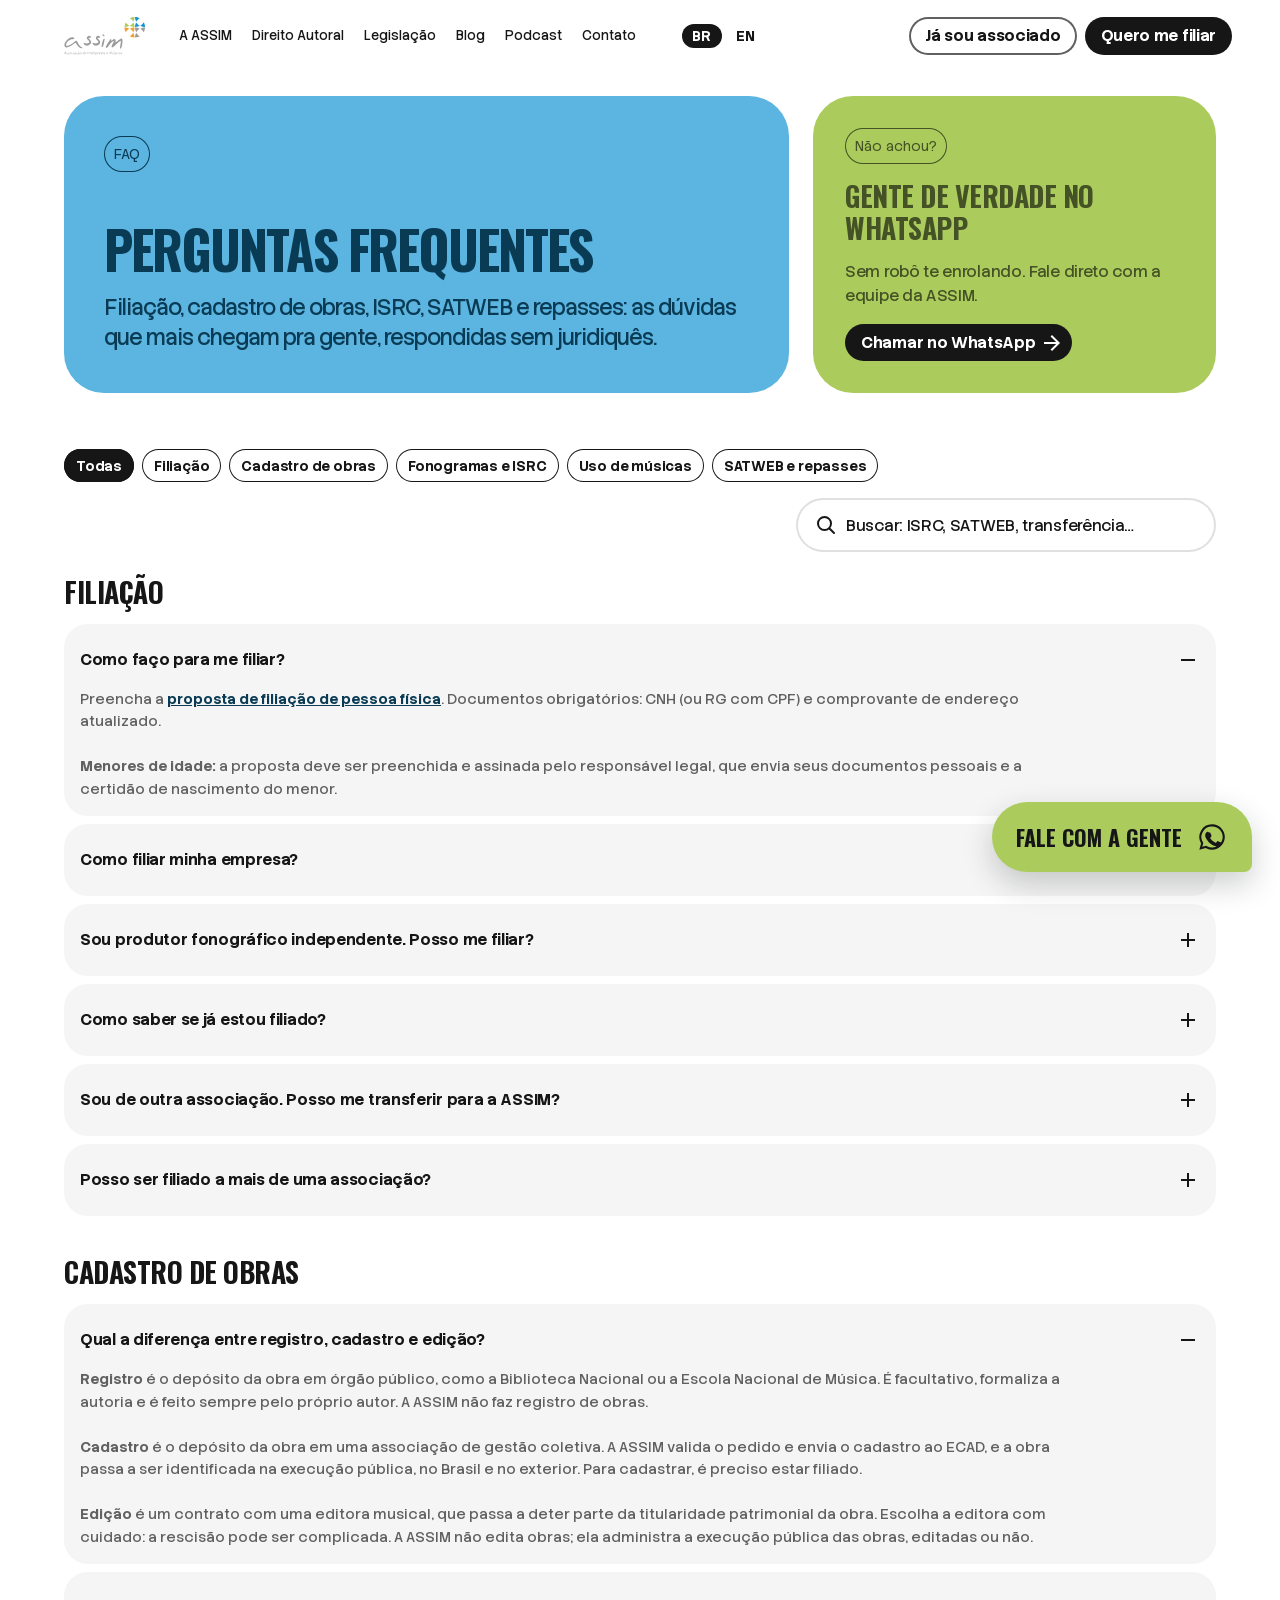
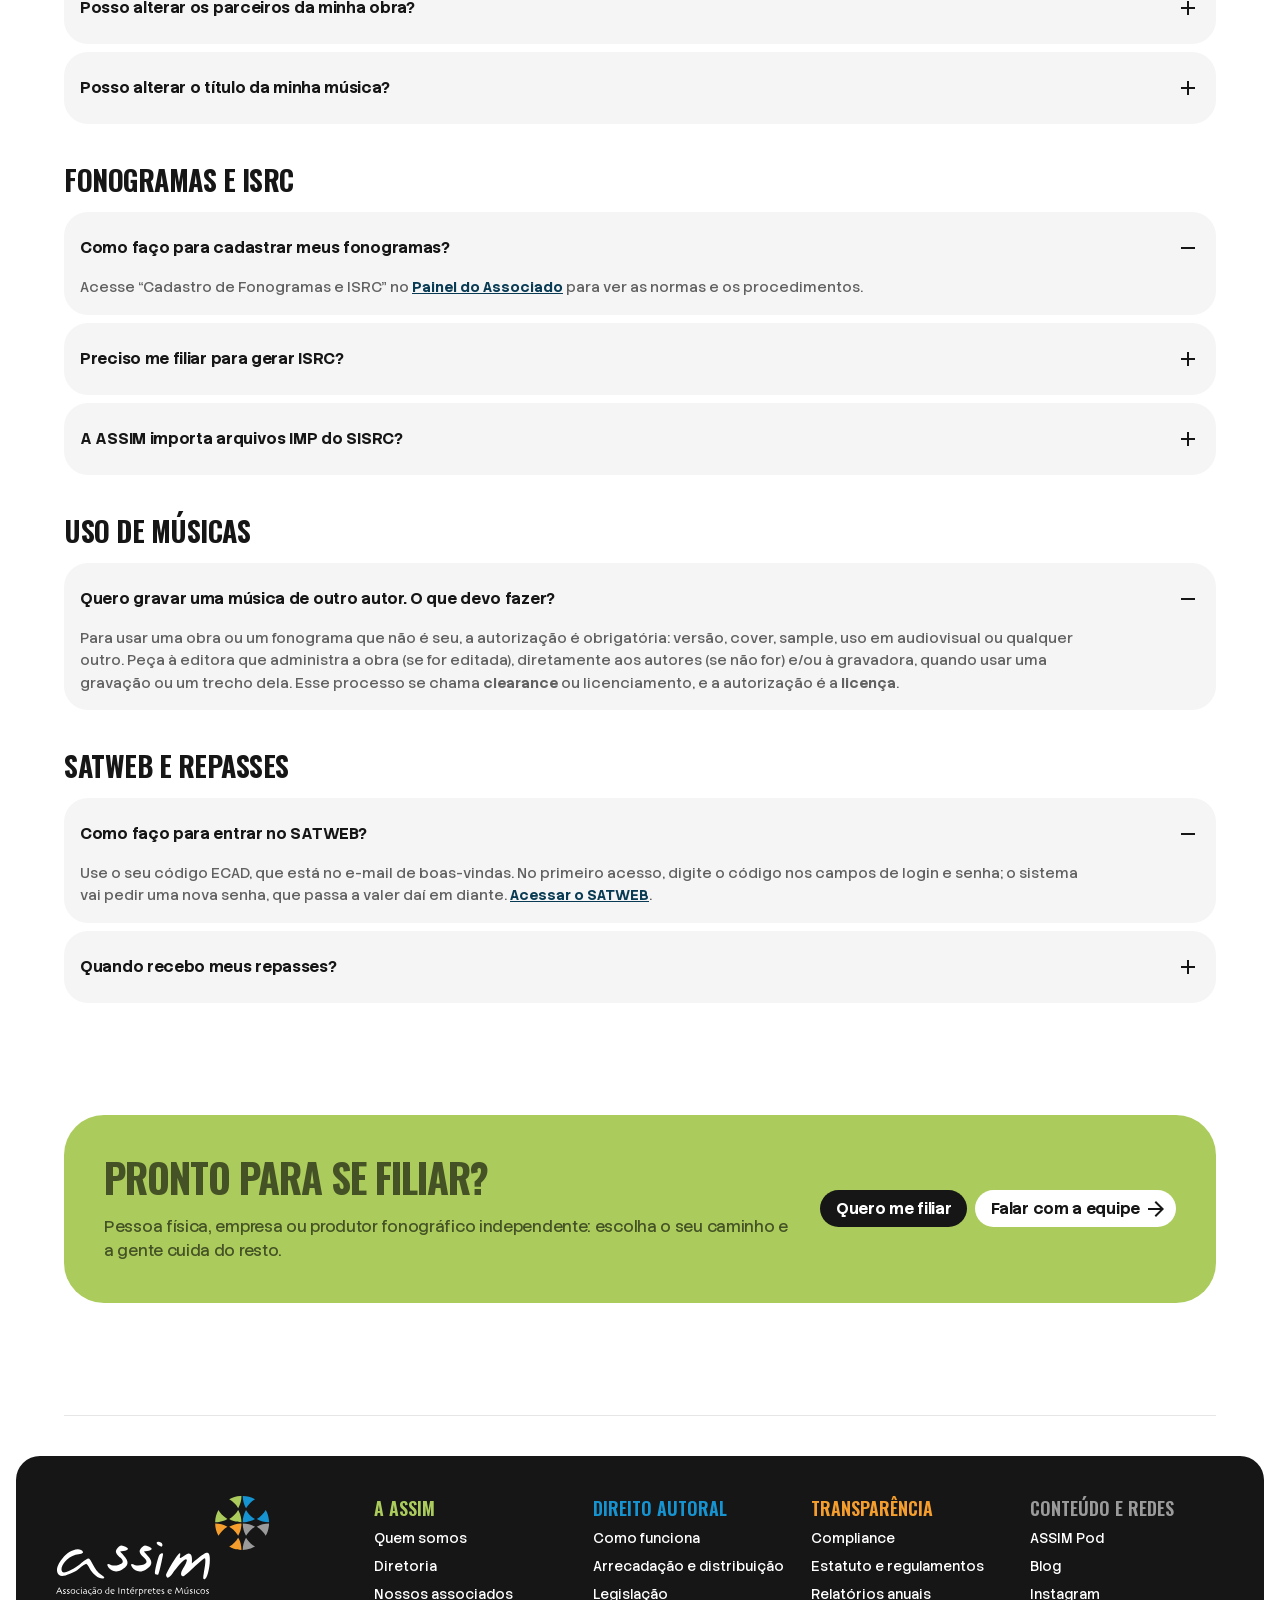
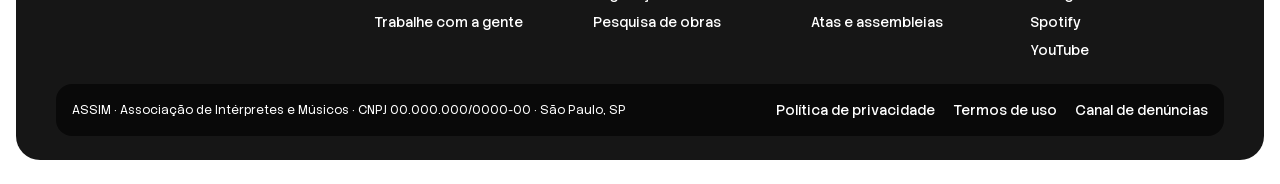
<file: faq.html>
<!doctype html>
<html lang="pt-BR">
<head>
<meta charset="utf-8">
<meta name="viewport" content="width=device-width, initial-scale=1">
<title>Perguntas frequentes · ASSIM</title>
<meta name="description" content="Respostas sobre filiação, cadastro de obras e fonogramas, ISRC, SATWEB e repasses da ASSIM.">
<link rel="preload" href="assets/fonts/Oswald-latin-400-700.woff2" as="font" type="font/woff2" crossorigin>
<link rel="preload" href="assets/fonts/StackSansText-latin-200-700.woff2" as="font" type="font/woff2" crossorigin>
<link rel="stylesheet" href="assets/css/assim.css">
</head>
<body class="as-root">
<a class="skip as-btn as-btn--dark" href="#conteudo">Ir para o conteúdo</a>
<div class="frame">
<header class="as-header site-header" data-hdr data-menu="closed">
  <div class="as-header__group" data-hdr-left>
    <div class="as-header__brand" data-hdr-brand>
      <a href="index.html" aria-label="ASSIM, página inicial"><img src="assets/img/logo-assim.svg" alt="ASSIM" width="81" height="38"></a>
      <nav class="as-nav" data-hdr-nav aria-label="Principal"><a href="quem-somos.html">A ASSIM</a><a href="direito-autoral.html">Direito Autoral</a><a href="legislacao.html">Legislação</a><a href="blog.html">Blog</a><a href="https://www.youtube.com/@assimpod" target="_blank" rel="noopener">Podcast</a><a href="contato.html">Contato</a></nav>
    </div>
    <div class="as-toggle" data-lang="pt" data-hdr-lang>
      <div class="as-toggle__track"><span class="as-toggle__pill"></span><button type="button" data-lang="pt" aria-pressed="true">BR</button><button type="button" data-lang="en" aria-pressed="false">EN</button></div>
    </div>
  </div>
  <div class="as-header__actions" data-hdr-cta>
    <a class="as-btn as-btn--outline" href="painel.html">Já sou associado</a>
    <button type="button" class="as-btn as-btn--dark" data-open-filiacao>Quero me filiar</button>
  </div>
  <button type="button" data-hdr-burger aria-expanded="false" aria-label="Abrir menu"><svg data-i="open" width="24" height="24" viewBox="0 0 24 24" fill="currentColor" aria-hidden="true"><path d="M3 6h18v2H3zM3 11h18v2H3zM3 16h18v2H3z"></path></svg><svg data-i="close" width="24" height="24" viewBox="0 0 24 24" fill="currentColor" aria-hidden="true"><path d="M19 6.4 17.6 5 12 10.6 6.4 5 5 6.4 10.6 12 5 17.6 6.4 19 12 13.4 17.6 19 19 17.6 13.4 12z"></path></svg></button>
</header>
<main id="conteudo">

<section class="wrap hero">
  <div class="hero__card on-blue-soft">
    <span class="as-chip as-chip--eyebrow">FAQ</span>
    <div class="stack"><h1 class="h1">Perguntas frequentes</h1>
      <p class="lead">Filiação, cadastro de obras, ISRC, SATWEB e repasses: as dúvidas que mais chegam pra gente, respondidas sem juridiquês.</p></div>
  </div>
  <div class="hero__side on-green">
    <span class="as-chip as-chip--eyebrow" style="align-self:flex-start">Não achou?</span>
    <h2 class="h3">Gente de verdade no WhatsApp</h2>
    <p class="body">Sem robô te enrolando. Fale direto com a equipe da ASSIM.</p>
    <a class="as-btn as-btn--dark as-btn--icon-end" href="https://wa.me/5511955703510" target="_blank" rel="noopener" style="align-self:flex-start">Chamar no WhatsApp<svg class="arrow" viewBox="0 0 24 24" fill="currentColor" aria-hidden="true"><path d="M 12.175 9 L 0 9 L 0 7 L 12.175 7 L 6.575 1.4 L 8 0 L 16 8 L 8 16 L 6.575 14.6 L 12.175 9 Z" transform="translate(4 4)"/></svg></a>
  </div>
</section>

<section class="section" data-filterable>
  <div class="wrap stack-6">
    <div class="toolbar"><div class="chips" role="group" aria-label="Filtrar por assunto"><button type="button" class="as-chip" data-filter="todos" aria-pressed="true">Todas</button><button type="button" class="as-chip" data-filter="filiacao" aria-pressed="false">Filiação</button><button type="button" class="as-chip" data-filter="obras" aria-pressed="false">Cadastro de obras</button><button type="button" class="as-chip" data-filter="fonogramas" aria-pressed="false">Fonogramas e ISRC</button><button type="button" class="as-chip" data-filter="uso" aria-pressed="false">Uso de músicas</button><button type="button" class="as-chip" data-filter="satweb" aria-pressed="false">SATWEB e repasses</button></div><label class="as-search"><svg width="20" height="20" viewBox="0 0 20 20" fill="none" aria-hidden="true"><circle cx="8.5" cy="8.5" r="6.5" stroke="currentColor" stroke-width="2"/><path d="M13.5 13.5 18 18" stroke="currentColor" stroke-width="2" stroke-linecap="round"/></svg><input type="search" data-search placeholder="Buscar: ISRC, SATWEB, transferência…" aria-label="Buscar nas perguntas"></label></div>
    <div class="faq-groups"><div class="faq-group" data-group data-reveal><h2 class="h3">Filiação</h2><div class="as-faq"><div class="as-faq__item" data-item data-tags="filiacao">
  <button type="button" class="as-faq__q" aria-expanded="true" aria-controls="fq-filiacao-0"><span>Como faço para me filiar?</span>
    <img data-ico="plus" src="assets/icons/plus.svg" alt="" width="24" height="24" hidden><img data-ico="remove" src="assets/icons/remove.svg" alt="" width="24" height="24"></button>
  <p class="as-faq__a" id="fq-filiacao-0">Preencha a <a href="https://app.clicksign.com/fluxia/71e7dd4c-f87a-4395-8b1e-d48c09e55c1f" target="_blank" rel="noopener">proposta de filiação de pessoa física</a>. Documentos obrigatórios: CNH (ou RG com CPF) e comprovante de endereço atualizado.<br><br><b>Menores de idade:</b> a proposta deve ser preenchida e assinada pelo responsável legal, que envia seus documentos pessoais e a certidão de nascimento do menor.</p>
</div><div class="as-faq__item" data-item data-tags="filiacao">
  <button type="button" class="as-faq__q" aria-expanded="false" aria-controls="fq-filiacao-1"><span>Como filiar minha empresa?</span>
    <img data-ico="plus" src="assets/icons/plus.svg" alt="" width="24" height="24"><img data-ico="remove" src="assets/icons/remove.svg" alt="" width="24" height="24" hidden></button>
  <p class="as-faq__a" id="fq-filiacao-1" hidden>Preencha a <a href="https://app.clicksign.com/fluxia/b93afebd-eaba-432c-8d29-8b73f95b411e" target="_blank" rel="noopener">proposta de filiação de pessoa jurídica</a>. Documentos: cartão CNPJ, contrato social e alterações, e CNH (ou RG com CPF) dos representantes legais.<br><br>Para <b>editora</b>, a edição musical deve constar no objeto social da empresa. Para <b>produtor fonográfico</b>, a produção musical (ou atividade relacionada) deve constar no objeto social. Exceções são analisadas pela diretoria.</p>
</div><div class="as-faq__item" data-item data-tags="filiacao">
  <button type="button" class="as-faq__q" aria-expanded="false" aria-controls="fq-filiacao-2"><span>Sou produtor fonográfico independente. Posso me filiar?</span>
    <img data-ico="plus" src="assets/icons/plus.svg" alt="" width="24" height="24"><img data-ico="remove" src="assets/icons/remove.svg" alt="" width="24" height="24" hidden></button>
  <p class="as-faq__a" id="fq-filiacao-2" hidden>Sim. Em “Quero me filiar”, escolha <b>Produtor fonográfico independente</b> e a nossa equipe orienta você pelo WhatsApp. Se você produz por meio de uma empresa, a produção musical deve constar no objeto social; exceções são analisadas pela diretoria.</p>
</div><div class="as-faq__item" data-item data-tags="filiacao">
  <button type="button" class="as-faq__q" aria-expanded="false" aria-controls="fq-filiacao-3"><span>Como saber se já estou filiado?</span>
    <img data-ico="plus" src="assets/icons/plus.svg" alt="" width="24" height="24"><img data-ico="remove" src="assets/icons/remove.svg" alt="" width="24" height="24" hidden></button>
  <p class="as-faq__a" id="fq-filiacao-3" hidden>O prazo de filiação é de até 14 dias úteis, e a maioria das filiações é homologada em cerca de sete dias. Depois da homologação, você recebe um e-mail de boas-vindas com as primeiras orientações. Confira também a caixa de spam. Se não receber nada em 14 dias, fale com a gente.</p>
</div><div class="as-faq__item" data-item data-tags="filiacao">
  <button type="button" class="as-faq__q" aria-expanded="false" aria-controls="fq-filiacao-4"><span>Sou de outra associação. Posso me transferir para a ASSIM?</span>
    <img data-ico="plus" src="assets/icons/plus.svg" alt="" width="24" height="24"><img data-ico="remove" src="assets/icons/remove.svg" alt="" width="24" height="24" hidden></button>
  <p class="as-faq__a" id="fq-filiacao-4" hidden>Sim. Preencha a proposta indicando “Transferência de titular” no tipo de filiação e informe a associação de onde você está saindo. Não precisa avisar a associação anterior: a ASSIM faz isso por você.</p>
</div><div class="as-faq__item" data-item data-tags="filiacao">
  <button type="button" class="as-faq__q" aria-expanded="false" aria-controls="fq-filiacao-5"><span>Posso ser filiado a mais de uma associação?</span>
    <img data-ico="plus" src="assets/icons/plus.svg" alt="" width="24" height="24"><img data-ico="remove" src="assets/icons/remove.svg" alt="" width="24" height="24" hidden></button>
  <p class="as-faq__a" id="fq-filiacao-5" hidden>Não para direitos da mesma natureza. Cada titular é filiado a uma única associação de gestão coletiva por vez, mas pode transferir a filiação quando quiser.</p>
</div></div></div><div class="faq-group" data-group data-reveal><h2 class="h3">Cadastro de obras</h2><div class="as-faq"><div class="as-faq__item" data-item data-tags="obras">
  <button type="button" class="as-faq__q" aria-expanded="true" aria-controls="fq-obras-0"><span>Qual a diferença entre registro, cadastro e edição?</span>
    <img data-ico="plus" src="assets/icons/plus.svg" alt="" width="24" height="24" hidden><img data-ico="remove" src="assets/icons/remove.svg" alt="" width="24" height="24"></button>
  <p class="as-faq__a" id="fq-obras-0"><b>Registro</b> é o depósito da obra em órgão público, como a Biblioteca Nacional ou a Escola Nacional de Música. É facultativo, formaliza a autoria e é feito sempre pelo próprio autor. A ASSIM não faz registro de obras.<br><br><b>Cadastro</b> é o depósito da obra em uma associação de gestão coletiva. A ASSIM valida o pedido e envia o cadastro ao ECAD, e a obra passa a ser identificada na execução pública, no Brasil e no exterior. Para cadastrar, é preciso estar filiado.<br><br><b>Edição</b> é um contrato com uma editora musical, que passa a deter parte da titularidade patrimonial da obra. Escolha a editora com cuidado: a rescisão pode ser complicada. A ASSIM não edita obras; ela administra a execução pública das obras, editadas ou não.</p>
</div><div class="as-faq__item" data-item data-tags="obras">
  <button type="button" class="as-faq__q" aria-expanded="false" aria-controls="fq-obras-1"><span>Posso alterar os parceiros da minha obra?</span>
    <img data-ico="plus" src="assets/icons/plus.svg" alt="" width="24" height="24"><img data-ico="remove" src="assets/icons/remove.svg" alt="" width="24" height="24" hidden></button>
  <p class="as-faq__a" id="fq-obras-1" hidden>Sim. Use o formulário específico em Cadastro de obras, no <a href="painel.html">Painel do Associado</a>.</p>
</div><div class="as-faq__item" data-item data-tags="obras">
  <button type="button" class="as-faq__q" aria-expanded="false" aria-controls="fq-obras-2"><span>Posso alterar o título da minha música?</span>
    <img data-ico="plus" src="assets/icons/plus.svg" alt="" width="24" height="24"><img data-ico="remove" src="assets/icons/remove.svg" alt="" width="24" height="24" hidden></button>
  <p class="as-faq__a" id="fq-obras-2" hidden>Sim. Use o formulário específico em Cadastro de obras, no <a href="painel.html">Painel do Associado</a>.</p>
</div></div></div><div class="faq-group" data-group data-reveal><h2 class="h3">Fonogramas e ISRC</h2><div class="as-faq"><div class="as-faq__item" data-item data-tags="fonogramas">
  <button type="button" class="as-faq__q" aria-expanded="true" aria-controls="fq-fonogramas-0"><span>Como faço para cadastrar meus fonogramas?</span>
    <img data-ico="plus" src="assets/icons/plus.svg" alt="" width="24" height="24" hidden><img data-ico="remove" src="assets/icons/remove.svg" alt="" width="24" height="24"></button>
  <p class="as-faq__a" id="fq-fonogramas-0">Acesse “Cadastro de Fonogramas e ISRC” no <a href="painel.html">Painel do Associado</a> para ver as normas e os procedimentos.</p>
</div><div class="as-faq__item" data-item data-tags="fonogramas">
  <button type="button" class="as-faq__q" aria-expanded="false" aria-controls="fq-fonogramas-1"><span>Preciso me filiar para gerar ISRC?</span>
    <img data-ico="plus" src="assets/icons/plus.svg" alt="" width="24" height="24"><img data-ico="remove" src="assets/icons/remove.svg" alt="" width="24" height="24" hidden></button>
  <p class="as-faq__a" id="fq-fonogramas-1" hidden>Não. Qualquer produtor pode gerar ISRC, filiado ou não.</p>
</div><div class="as-faq__item" data-item data-tags="fonogramas">
  <button type="button" class="as-faq__q" aria-expanded="false" aria-controls="fq-fonogramas-2"><span>A ASSIM importa arquivos IMP do SISRC?</span>
    <img data-ico="plus" src="assets/icons/plus.svg" alt="" width="24" height="24"><img data-ico="remove" src="assets/icons/remove.svg" alt="" width="24" height="24" hidden></button>
  <p class="as-faq__a" id="fq-fonogramas-2" hidden>Não. Imprima em PDF os fonogramas gerados no SISRC e envie como anexo para <a href="mailto:cadastro@assim.org.br">cadastro@assim.org.br</a>, com o assunto “Cadastro de Fonograma”. Fotos do ISRC gerado não são aceitas.</p>
</div></div></div><div class="faq-group" data-group data-reveal><h2 class="h3">Uso de músicas</h2><div class="as-faq"><div class="as-faq__item" data-item data-tags="uso">
  <button type="button" class="as-faq__q" aria-expanded="true" aria-controls="fq-uso-0"><span>Quero gravar uma música de outro autor. O que devo fazer?</span>
    <img data-ico="plus" src="assets/icons/plus.svg" alt="" width="24" height="24" hidden><img data-ico="remove" src="assets/icons/remove.svg" alt="" width="24" height="24"></button>
  <p class="as-faq__a" id="fq-uso-0">Para usar uma obra ou um fonograma que não é seu, a autorização é obrigatória: versão, cover, sample, uso em audiovisual ou qualquer outro. Peça à editora que administra a obra (se for editada), diretamente aos autores (se não for) e/ou à gravadora, quando usar uma gravação ou um trecho dela. Esse processo se chama <b>clearance</b> ou licenciamento, e a autorização é a <b>licença</b>.</p>
</div></div></div><div class="faq-group" data-group data-reveal><h2 class="h3">SATWEB e repasses</h2><div class="as-faq"><div class="as-faq__item" data-item data-tags="satweb">
  <button type="button" class="as-faq__q" aria-expanded="true" aria-controls="fq-satweb-0"><span>Como faço para entrar no SATWEB?</span>
    <img data-ico="plus" src="assets/icons/plus.svg" alt="" width="24" height="24" hidden><img data-ico="remove" src="assets/icons/remove.svg" alt="" width="24" height="24"></button>
  <p class="as-faq__a" id="fq-satweb-0">Use o seu código ECAD, que está no e-mail de boas-vindas. No primeiro acesso, digite o código nos campos de login e senha; o sistema vai pedir uma nova senha, que passa a valer daí em diante. <a href="https://satweb.assim.org.br/login.aspx" target="_blank" rel="noopener">Acessar o SATWEB</a>.</p>
</div><div class="as-faq__item" data-item data-tags="satweb">
  <button type="button" class="as-faq__q" aria-expanded="false" aria-controls="fq-satweb-1"><span>Quando recebo meus repasses?</span>
    <img data-ico="plus" src="assets/icons/plus.svg" alt="" width="24" height="24"><img data-ico="remove" src="assets/icons/remove.svg" alt="" width="24" height="24" hidden></button>
  <p class="as-faq__a" id="fq-satweb-1" hidden>A ASSIM paga mensalmente, sempre no dia 25. Os demonstrativos ficam disponíveis exclusivamente no SATWEB. O calendário de cada rubrica do ECAD está no <a href="painel.html">Painel do Associado</a>.</p>
</div></div></div></div>
    <p class="empty" data-empty hidden>Nada encontrado para “<span data-term></span>”. Tente outro termo ou fale com a gente pelo WhatsApp.</p>
  </div>
</section>
<section class="section"><div class="wrap"><div class="hero__card on-green" data-reveal style="flex-direction:row;flex-wrap:wrap;align-items:center;justify-content:space-between">
  <div class="stack" style="flex:1 1 420px;align-self:auto"><h2 class="h2">Pronto para se filiar?</h2><p class="body">Pessoa física, empresa ou produtor fonográfico independente: escolha o seu caminho e a gente cuida do resto.</p></div>
  <div style="display:flex;gap:8px;flex-wrap:wrap"><button type="button" class="as-btn as-btn--dark" data-open-filiacao>Quero me filiar</button><a class="as-btn as-btn--white as-btn--icon-end" href="contato.html" style="color:var(--ink)">Falar com a equipe<svg class="arrow" viewBox="0 0 24 24" fill="currentColor" aria-hidden="true"><path d="M 12.175 9 L 0 9 L 0 7 L 12.175 7 L 6.575 1.4 L 8 0 L 16 8 L 8 16 L 6.575 14.6 L 12.175 9 Z" transform="translate(4 4)"/></svg></a></div>
</div></div></section>
</main>
<div class="wrap" style="margin-top:var(--space-14)"><div style="height:1px;background:var(--line);margin-bottom:40px"></div></div>
<footer class="as-footer site-footer" data-footer>
  <div class="as-footer__cols">
    <div class="as-footer__logo"><img src="assets/img/logo-assim-white.svg" alt="ASSIM" width="213" height="100"></div>
    <div class="as-footer__col as-footer__col--green"><h4>A ASSIM</h4><a href="quem-somos.html">Quem somos</a><a href="quem-somos.html#diretoria">Diretoria</a><a href="associados.html">Nossos associados</a><a href="#">Trabalhe com a gente</a></div>
    <div class="as-footer__col as-footer__col--blue"><h4>Direito autoral</h4><a href="direito-autoral.html">Como funciona</a><a href="direito-autoral.html#arrecadacao">Arrecadação e distribuição</a><a href="legislacao.html">Legislação</a><a href="pesquisa-de-obras.html">Pesquisa de obras</a></div>
    <div class="as-footer__col as-footer__col--orange"><h4>Transparência</h4><a href="transparencia.html">Compliance</a><a href="transparencia.html#documentos">Estatuto e regulamentos</a><a href="relatorio-anual.html">Relatórios anuais</a><a href="transparencia.html#atas">Atas e assembleias</a></div>
    <div class="as-footer__col as-footer__col--gray"><h4>Conteúdo e redes</h4><a href="https://www.youtube.com/@assimpod" target="_blank" rel="noopener">ASSIM Pod</a><a href="blog.html">Blog</a><a href="https://www.instagram.com/assimassociacao/" target="_blank" rel="noopener">Instagram</a><a href="#">Spotify</a><a href="https://www.youtube.com/@assimpod" target="_blank" rel="noopener">YouTube</a></div>
  </div>
  <div class="as-footer__bar"><small>ASSIM · Associação de Intérpretes e Músicos · CNPJ 00.000.000/0000-00 · São Paulo, SP</small><div><a href="https://www.assim.org.br/politica-de-privacidade" target="_blank" rel="noopener">Política de privacidade</a><a href="#">Termos de uso</a><a href="#">Canal de denúncias</a></div></div>
</footer>
</div>
<div class="fab-wrap"><a class="as-fab" data-fab href="https://wa.me/5511955703510" target="_blank" rel="noopener" aria-label="Fale com a gente pelo WhatsApp"><b>Fale com a gente</b><svg viewBox="0 0 24 24" fill="currentColor" aria-hidden="true"><path d="M12 2.5a9.5 9.5 0 0 0-8.2 14.3L2.5 21.5l4.8-1.3A9.5 9.5 0 1 0 12 2.5Zm0 1.6a7.9 7.9 0 1 1-4.1 14.6l-.3-.2-2.9.8.8-2.8-.2-.3A7.9 7.9 0 0 1 12 4.1Zm-3.3 4c-.2 0-.5 0-.8.4-.3.3-1 1-1 2.4s1 2.8 1.2 3c.1.2 2 3.2 5 4.4 2.5 1 3 .8 3.5.7.5 0 1.7-.7 2-1.4.2-.7.2-1.3.2-1.4l-.5-.3-1.7-.8c-.3-.1-.4-.2-.6.1l-.8 1c-.2.2-.3.2-.6.1-.3-.2-1.2-.5-2.3-1.4-.8-.8-1.4-1.7-1.6-2-.1-.2 0-.4.2-.5l.4-.5.3-.5v-.5l-.8-1.9c-.2-.5-.4-.4-.5-.4h-.5Z"/></svg></a></div>
<div class="as-scrim" id="filiacao" data-scrim hidden>
  <div class="as-modal" data-modal role="dialog" aria-modal="true" aria-labelledby="filiacao-t">
    <button type="button" class="as-modal__close" data-close aria-label="Fechar">×</button>
    <div class="stack" style="gap:8px">
      <h3 class="as-display as-modal__q" id="filiacao-t">Como você vai se filiar?</h3>
      <p class="as-modal__p">Escolha a opção que descreve você. O cadastro é 100% digital.</p>
    </div>
    <div class="as-modal__options" data-modal-grid>
      <a class="as-option as-option--pf" href="https://app.clicksign.com/fluxia/71e7dd4c-f87a-4395-8b1e-d48c09e55c1f" target="_blank" rel="noopener"><b>Pessoa física</b><span>Intérprete, músico ou compositor</span></a>
      <a class="as-option as-option--pj" href="https://app.clicksign.com/fluxia/b93afebd-eaba-432c-8d29-8b73f95b411e" target="_blank" rel="noopener"><b>Pessoa jurídica</b><span>Selo, editora ou produtora</span></a>
      <a class="as-option as-option--prod" href="https://wa.me/5511955703510?text=Ol%C3%A1!%20Quero%20me%20filiar%20%C3%A0%20ASSIM%20como%20produtor%20fonogr%C3%A1fico%20independente." target="_blank" rel="noopener"><b>Produtor fonográfico independente</b><span>Produz e lança as próprias gravações</span></a>
    </div>
  </div>
</div>
<script src="assets/js/site.js" defer></script>
</body>
</html>
</file>
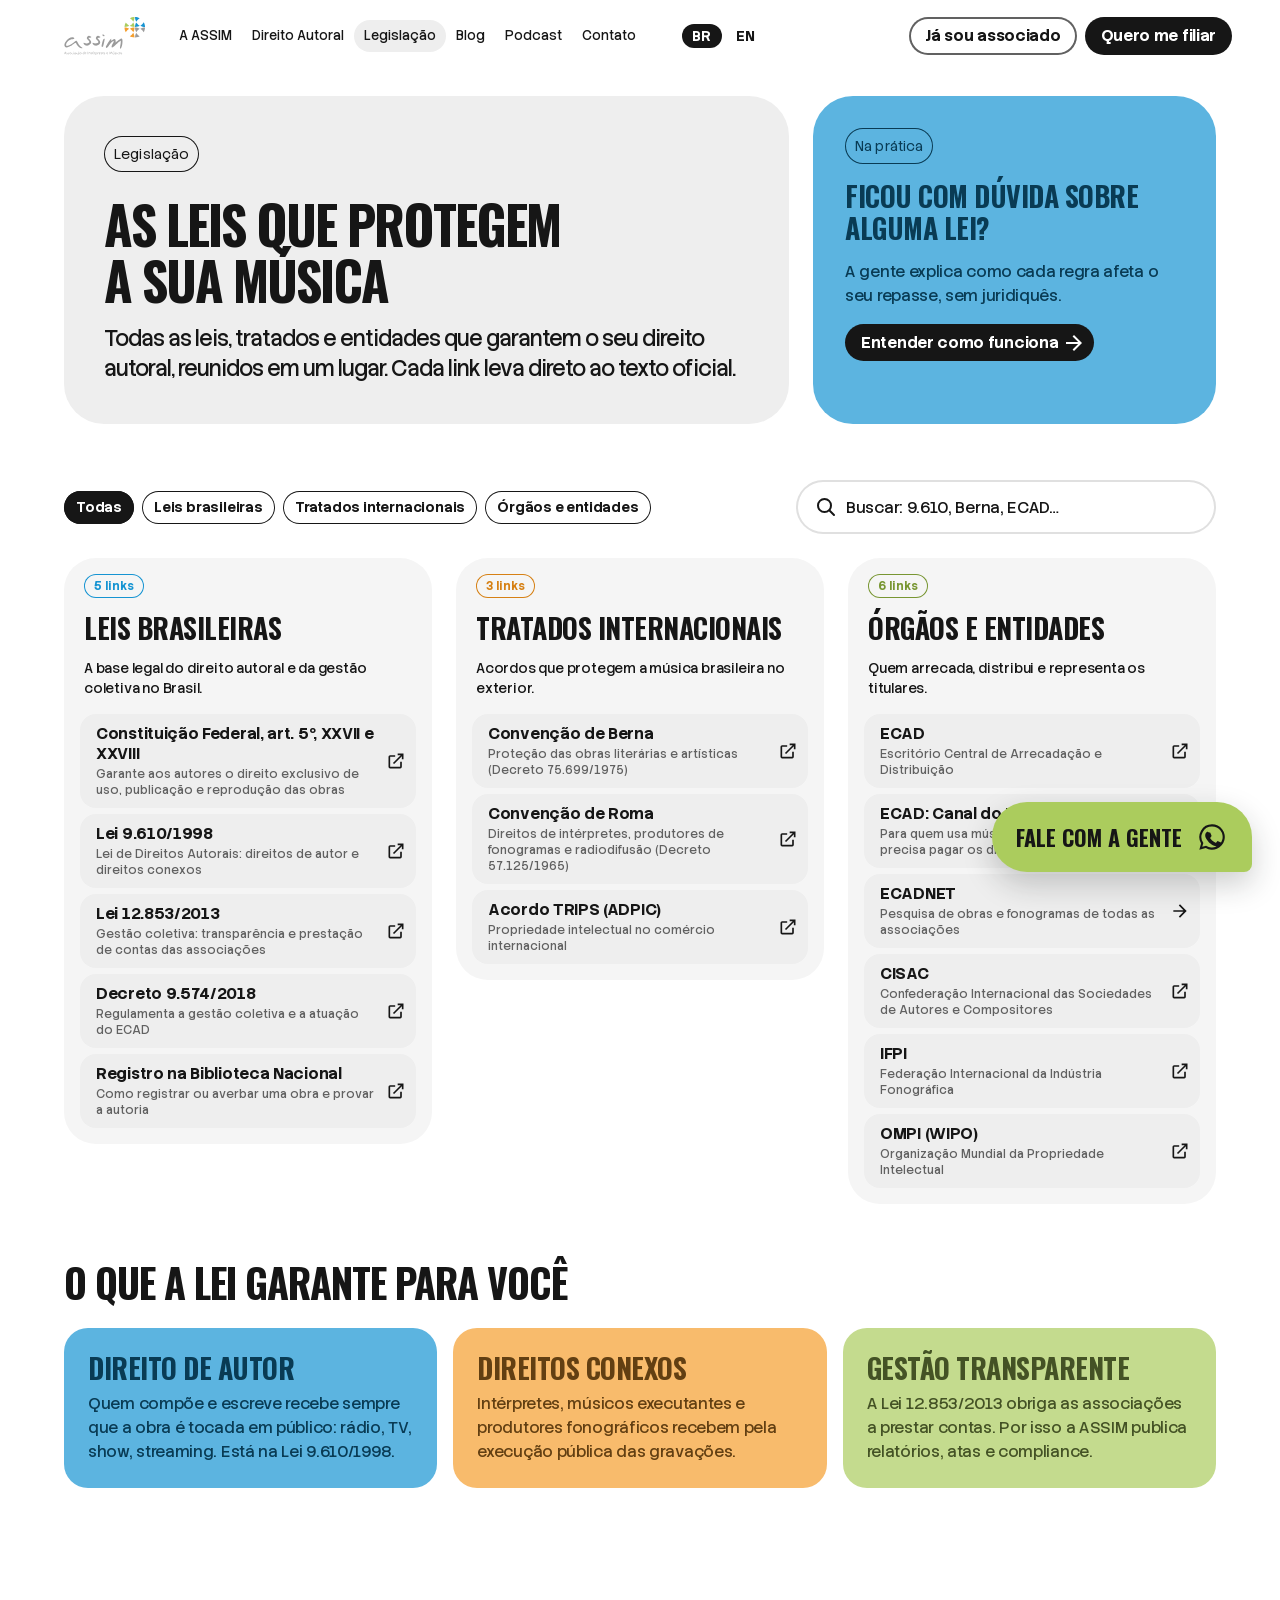
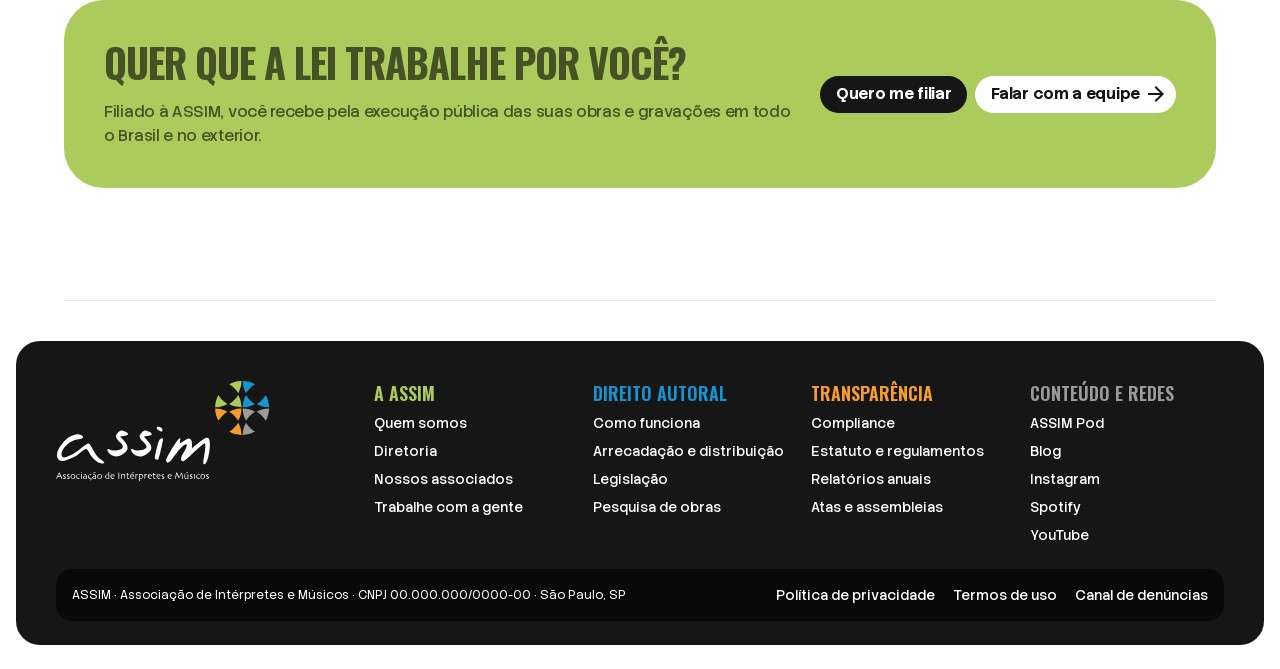
<file: legislacao.html>
<!doctype html>
<html lang="pt-BR">
<head>
<meta charset="utf-8">
<meta name="viewport" content="width=device-width, initial-scale=1">
<title>Legislação · ASSIM</title>
<meta name="description" content="Leis, tratados e entidades do direito autoral musical, com links para os textos oficiais.">
<link rel="preload" href="assets/fonts/Oswald-latin-400-700.woff2" as="font" type="font/woff2" crossorigin>
<link rel="preload" href="assets/fonts/StackSansText-latin-200-700.woff2" as="font" type="font/woff2" crossorigin>
<link rel="stylesheet" href="assets/css/assim.css">
</head>
<body class="as-root">
<a class="skip as-btn as-btn--dark" href="#conteudo">Ir para o conteúdo</a>
<div class="frame">
<header class="as-header site-header" data-hdr data-menu="closed">
  <div class="as-header__group" data-hdr-left>
    <div class="as-header__brand" data-hdr-brand>
      <a href="index.html" aria-label="ASSIM, página inicial"><img src="assets/img/logo-assim.svg" alt="ASSIM" width="81" height="38"></a>
      <nav class="as-nav" data-hdr-nav aria-label="Principal"><a href="quem-somos.html">A ASSIM</a><a href="direito-autoral.html">Direito Autoral</a><a href="legislacao.html" aria-current="page">Legislação</a><a href="blog.html">Blog</a><a href="https://www.youtube.com/@assimpod" target="_blank" rel="noopener">Podcast</a><a href="contato.html">Contato</a></nav>
    </div>
    <div class="as-toggle" data-lang="pt" data-hdr-lang>
      <div class="as-toggle__track"><span class="as-toggle__pill"></span><button type="button" data-lang="pt" aria-pressed="true">BR</button><button type="button" data-lang="en" aria-pressed="false">EN</button></div>
    </div>
  </div>
  <div class="as-header__actions" data-hdr-cta>
    <a class="as-btn as-btn--outline" href="painel.html">Já sou associado</a>
    <button type="button" class="as-btn as-btn--dark" data-open-filiacao>Quero me filiar</button>
  </div>
  <button type="button" data-hdr-burger aria-expanded="false" aria-label="Abrir menu"><svg data-i="open" width="24" height="24" viewBox="0 0 24 24" fill="currentColor" aria-hidden="true"><path d="M3 6h18v2H3zM3 11h18v2H3zM3 16h18v2H3z"></path></svg><svg data-i="close" width="24" height="24" viewBox="0 0 24 24" fill="currentColor" aria-hidden="true"><path d="M19 6.4 17.6 5 12 10.6 6.4 5 5 6.4 10.6 12 5 17.6 6.4 19 12 13.4 17.6 19 19 17.6 13.4 12z"></path></svg></button>
</header>
<main id="conteudo">

<section class="wrap hero">
  <div class="hero__card on-sunken">
    <span class="as-chip as-chip--eyebrow">Legislação</span>
    <div class="stack"><h1 class="h1">As leis que protegem a sua música</h1>
      <p class="lead">Todas as leis, tratados e entidades que garantem o seu direito autoral, reunidos em um lugar. Cada link leva direto ao texto oficial.</p></div>
  </div>
  <div class="hero__side on-blue-soft">
    <span class="as-chip as-chip--eyebrow" style="align-self:flex-start">Na prática</span>
    <h2 class="h3">Ficou com dúvida sobre alguma lei?</h2>
    <p class="body">A gente explica como cada regra afeta o seu repasse, sem juridiquês.</p>
    <a class="as-btn as-btn--dark as-btn--icon-end" href="direito-autoral.html" style="align-self:flex-start">Entender como funciona<svg class="arrow" viewBox="0 0 24 24" fill="currentColor" aria-hidden="true"><path d="M 12.175 9 L 0 9 L 0 7 L 12.175 7 L 6.575 1.4 L 8 0 L 16 8 L 8 16 L 6.575 14.6 L 12.175 9 Z" transform="translate(4 4)"/></svg></a>
  </div>
</section>

<section class="section" data-filterable>
  <div class="wrap stack-6">
    <div class="toolbar">
      <div class="chips" role="group" aria-label="Filtrar por tipo"><button type="button" class="as-chip" data-filter="todos" aria-pressed="true">Todas</button><button type="button" class="as-chip" data-filter="br" aria-pressed="false">Leis brasileiras</button><button type="button" class="as-chip" data-filter="int" aria-pressed="false">Tratados internacionais</button><button type="button" class="as-chip" data-filter="org" aria-pressed="false">Órgãos e entidades</button></div>
      <label class="as-search"><svg width="20" height="20" viewBox="0 0 20 20" fill="none" aria-hidden="true"><circle cx="8.5" cy="8.5" r="6.5" stroke="currentColor" stroke-width="2"/><path d="M13.5 13.5 18 18" stroke="currentColor" stroke-width="2" stroke-linecap="round"/></svg>
        <input type="search" data-search placeholder="Buscar: 9.610, Berna, ECAD…" aria-label="Buscar legislação"></label>
    </div>
    <div class="services"><div class="as-service" data-group data-reveal>
  <div class="as-service__head"><span class="as-chip as-chip--tag" style="color:var(--blue-500)">5 links</span>
    <h3 class="as-service__title" style="margin:0">Leis brasileiras</h3><p class="as-service__desc" style="margin:0">A base legal do direito autoral e da gestão coletiva no Brasil.</p></div>
  <div class="as-service__list"><a class="as-row" href="https://www.planalto.gov.br/ccivil_03/constituicao/constituicao.htm" target="_blank" rel="noopener" data-item data-tags="br" data-text="Constituição Federal, art. 5º, XXVII e XXVIII Garante aos autores o direito exclusivo de uso, publicação e reprodução das obras Leis brasileiras"><span class="as-row__text"><span class="as-row__label">Constituição Federal, art. 5º, XXVII e XXVIII</span><span class="as-row__note">Garante aos autores o direito exclusivo de uso, publicação e reprodução das obras</span></span><svg viewBox="0 0 24 24" fill="currentColor" aria-hidden="true"><path d="M14 3h7v7h-2V6.4l-9.3 9.3-1.4-1.4L17.6 5H14V3ZM5 5h6v2H5v12h12v-6h2v6a2 2 0 0 1-2 2H5a2 2 0 0 1-2-2V7a2 2 0 0 1 2-2Z"/></svg></a><a class="as-row" href="https://www.planalto.gov.br/ccivil_03/leis/l9610.htm" target="_blank" rel="noopener" data-item data-tags="br" data-text="Lei 9.610/1998 Lei de Direitos Autorais: direitos de autor e direitos conexos Leis brasileiras"><span class="as-row__text"><span class="as-row__label">Lei 9.610/1998</span><span class="as-row__note">Lei de Direitos Autorais: direitos de autor e direitos conexos</span></span><svg viewBox="0 0 24 24" fill="currentColor" aria-hidden="true"><path d="M14 3h7v7h-2V6.4l-9.3 9.3-1.4-1.4L17.6 5H14V3ZM5 5h6v2H5v12h12v-6h2v6a2 2 0 0 1-2 2H5a2 2 0 0 1-2-2V7a2 2 0 0 1 2-2Z"/></svg></a><a class="as-row" href="https://www.planalto.gov.br/ccivil_03/_ato2011-2014/2013/lei/l12853.htm" target="_blank" rel="noopener" data-item data-tags="br" data-text="Lei 12.853/2013 Gestão coletiva: transparência e prestação de contas das associações Leis brasileiras"><span class="as-row__text"><span class="as-row__label">Lei 12.853/2013</span><span class="as-row__note">Gestão coletiva: transparência e prestação de contas das associações</span></span><svg viewBox="0 0 24 24" fill="currentColor" aria-hidden="true"><path d="M14 3h7v7h-2V6.4l-9.3 9.3-1.4-1.4L17.6 5H14V3ZM5 5h6v2H5v12h12v-6h2v6a2 2 0 0 1-2 2H5a2 2 0 0 1-2-2V7a2 2 0 0 1 2-2Z"/></svg></a><a class="as-row" href="https://www.planalto.gov.br/ccivil_03/_Ato2015-2018/2018/Decreto/D9574.htm" target="_blank" rel="noopener" data-item data-tags="br" data-text="Decreto 9.574/2018 Regulamenta a gestão coletiva e a atuação do ECAD Leis brasileiras"><span class="as-row__text"><span class="as-row__label">Decreto 9.574/2018</span><span class="as-row__note">Regulamenta a gestão coletiva e a atuação do ECAD</span></span><svg viewBox="0 0 24 24" fill="currentColor" aria-hidden="true"><path d="M14 3h7v7h-2V6.4l-9.3 9.3-1.4-1.4L17.6 5H14V3ZM5 5h6v2H5v12h12v-6h2v6a2 2 0 0 1-2 2H5a2 2 0 0 1-2-2V7a2 2 0 0 1 2-2Z"/></svg></a><a class="as-row" href="https://www.gov.br/pt-br/servicos/registrar-ou-averbar-direitos-autorais-na-biblioteca-nacional" target="_blank" rel="noopener" data-item data-tags="br" data-text="Registro na Biblioteca Nacional Como registrar ou averbar uma obra e provar a autoria Leis brasileiras"><span class="as-row__text"><span class="as-row__label">Registro na Biblioteca Nacional</span><span class="as-row__note">Como registrar ou averbar uma obra e provar a autoria</span></span><svg viewBox="0 0 24 24" fill="currentColor" aria-hidden="true"><path d="M14 3h7v7h-2V6.4l-9.3 9.3-1.4-1.4L17.6 5H14V3ZM5 5h6v2H5v12h12v-6h2v6a2 2 0 0 1-2 2H5a2 2 0 0 1-2-2V7a2 2 0 0 1 2-2Z"/></svg></a></div>
</div><div class="as-service" data-group data-reveal>
  <div class="as-service__head"><span class="as-chip as-chip--tag" style="color:var(--orange-600)">3 links</span>
    <h3 class="as-service__title" style="margin:0">Tratados internacionais</h3><p class="as-service__desc" style="margin:0">Acordos que protegem a música brasileira no exterior.</p></div>
  <div class="as-service__list"><a class="as-row" href="https://www.planalto.gov.br/ccivil_03/decreto/1970-1979/d75699.htm" target="_blank" rel="noopener" data-item data-tags="int" data-text="Convenção de Berna Proteção das obras literárias e artísticas (Decreto 75.699/1975) Tratados internacionais"><span class="as-row__text"><span class="as-row__label">Convenção de Berna</span><span class="as-row__note">Proteção das obras literárias e artísticas (Decreto 75.699/1975)</span></span><svg viewBox="0 0 24 24" fill="currentColor" aria-hidden="true"><path d="M14 3h7v7h-2V6.4l-9.3 9.3-1.4-1.4L17.6 5H14V3ZM5 5h6v2H5v12h12v-6h2v6a2 2 0 0 1-2 2H5a2 2 0 0 1-2-2V7a2 2 0 0 1 2-2Z"/></svg></a><a class="as-row" href="https://www2.camara.leg.br/legin/fed/decret/1960-1969/decreto-57125-19-outubro-1965-397457-publicacaooriginal-1-pe.html" target="_blank" rel="noopener" data-item data-tags="int" data-text="Convenção de Roma Direitos de intérpretes, produtores de fonogramas e radiodifusão (Decreto 57.125/1965) Tratados internacionais"><span class="as-row__text"><span class="as-row__label">Convenção de Roma</span><span class="as-row__note">Direitos de intérpretes, produtores de fonogramas e radiodifusão (Decreto 57.125/1965)</span></span><svg viewBox="0 0 24 24" fill="currentColor" aria-hidden="true"><path d="M14 3h7v7h-2V6.4l-9.3 9.3-1.4-1.4L17.6 5H14V3ZM5 5h6v2H5v12h12v-6h2v6a2 2 0 0 1-2 2H5a2 2 0 0 1-2-2V7a2 2 0 0 1 2-2Z"/></svg></a><a class="as-row" href="https://www.gov.br/turismo/pt-br/secretaria-especial-da-cultura/assuntos/direitos-autorais/legislacao-de-direitos-autorais/pdfs/internacional/acordodireitosautoraiscomercio-trips.pdf" target="_blank" rel="noopener" data-item data-tags="int" data-text="Acordo TRIPS (ADPIC) Propriedade intelectual no comércio internacional Tratados internacionais"><span class="as-row__text"><span class="as-row__label">Acordo TRIPS (ADPIC)</span><span class="as-row__note">Propriedade intelectual no comércio internacional</span></span><svg viewBox="0 0 24 24" fill="currentColor" aria-hidden="true"><path d="M14 3h7v7h-2V6.4l-9.3 9.3-1.4-1.4L17.6 5H14V3ZM5 5h6v2H5v12h12v-6h2v6a2 2 0 0 1-2 2H5a2 2 0 0 1-2-2V7a2 2 0 0 1 2-2Z"/></svg></a></div>
</div><div class="as-service" data-group data-reveal>
  <div class="as-service__head"><span class="as-chip as-chip--tag" style="color:var(--green-700)">6 links</span>
    <h3 class="as-service__title" style="margin:0">Órgãos e entidades</h3><p class="as-service__desc" style="margin:0">Quem arrecada, distribui e representa os titulares.</p></div>
  <div class="as-service__list"><a class="as-row" href="http://www.ecad.org.br/" target="_blank" rel="noopener" data-item data-tags="org" data-text="ECAD Escritório Central de Arrecadação e Distribuição Órgãos e entidades"><span class="as-row__text"><span class="as-row__label">ECAD</span><span class="as-row__note">Escritório Central de Arrecadação e Distribuição</span></span><svg viewBox="0 0 24 24" fill="currentColor" aria-hidden="true"><path d="M14 3h7v7h-2V6.4l-9.3 9.3-1.4-1.4L17.6 5H14V3ZM5 5h6v2H5v12h12v-6h2v6a2 2 0 0 1-2 2H5a2 2 0 0 1-2-2V7a2 2 0 0 1 2-2Z"/></svg></a><a class="as-row" href="https://canaldousuario.ecad.org.br/" target="_blank" rel="noopener" data-item data-tags="org" data-text="ECAD: Canal do Usuário Para quem usa música publicamente e precisa pagar os direitos Órgãos e entidades"><span class="as-row__text"><span class="as-row__label">ECAD: Canal do Usuário</span><span class="as-row__note">Para quem usa música publicamente e precisa pagar os direitos</span></span><svg viewBox="0 0 24 24" fill="currentColor" aria-hidden="true"><path d="M14 3h7v7h-2V6.4l-9.3 9.3-1.4-1.4L17.6 5H14V3ZM5 5h6v2H5v12h12v-6h2v6a2 2 0 0 1-2 2H5a2 2 0 0 1-2-2V7a2 2 0 0 1 2-2Z"/></svg></a><a class="as-row" href="pesquisa-de-obras.html" data-item data-tags="org" data-text="ECADNET Pesquisa de obras e fonogramas de todas as associações Órgãos e entidades"><span class="as-row__text"><span class="as-row__label">ECADNET</span><span class="as-row__note">Pesquisa de obras e fonogramas de todas as associações</span></span><svg  viewBox="0 0 24 24" fill="currentColor" aria-hidden="true"><path d="M 12.175 9 L 0 9 L 0 7 L 12.175 7 L 6.575 1.4 L 8 0 L 16 8 L 8 16 L 6.575 14.6 L 12.175 9 Z" transform="translate(4 4)"/></svg></a><a class="as-row" href="http://www.cisac.org/" target="_blank" rel="noopener" data-item data-tags="org" data-text="CISAC Confederação Internacional das Sociedades de Autores e Compositores Órgãos e entidades"><span class="as-row__text"><span class="as-row__label">CISAC</span><span class="as-row__note">Confederação Internacional das Sociedades de Autores e Compositores</span></span><svg viewBox="0 0 24 24" fill="currentColor" aria-hidden="true"><path d="M14 3h7v7h-2V6.4l-9.3 9.3-1.4-1.4L17.6 5H14V3ZM5 5h6v2H5v12h12v-6h2v6a2 2 0 0 1-2 2H5a2 2 0 0 1-2-2V7a2 2 0 0 1 2-2Z"/></svg></a><a class="as-row" href="https://www.ifpi.org/" target="_blank" rel="noopener" data-item data-tags="org" data-text="IFPI Federação Internacional da Indústria Fonográfica Órgãos e entidades"><span class="as-row__text"><span class="as-row__label">IFPI</span><span class="as-row__note">Federação Internacional da Indústria Fonográfica</span></span><svg viewBox="0 0 24 24" fill="currentColor" aria-hidden="true"><path d="M14 3h7v7h-2V6.4l-9.3 9.3-1.4-1.4L17.6 5H14V3ZM5 5h6v2H5v12h12v-6h2v6a2 2 0 0 1-2 2H5a2 2 0 0 1-2-2V7a2 2 0 0 1 2-2Z"/></svg></a><a class="as-row" href="https://www.wipo.int/portal/en/index.html" target="_blank" rel="noopener" data-item data-tags="org" data-text="OMPI (WIPO) Organização Mundial da Propriedade Intelectual Órgãos e entidades"><span class="as-row__text"><span class="as-row__label">OMPI (WIPO)</span><span class="as-row__note">Organização Mundial da Propriedade Intelectual</span></span><svg viewBox="0 0 24 24" fill="currentColor" aria-hidden="true"><path d="M14 3h7v7h-2V6.4l-9.3 9.3-1.4-1.4L17.6 5H14V3ZM5 5h6v2H5v12h12v-6h2v6a2 2 0 0 1-2 2H5a2 2 0 0 1-2-2V7a2 2 0 0 1 2-2Z"/></svg></a></div>
</div></div>
    <p class="empty" data-empty hidden>Nada encontrado para “<span data-term></span>”. Tente outro termo ou fale com a gente pelo WhatsApp.</p>
  </div>
</section>

<section class="section" style="padding-top:0">
  <div class="wrap stack-6">
    <h2 class="h2" data-reveal>O que a lei garante para você</h2>
    <div class="cards3">
      <div class="as-card as-card--blue" data-reveal><span class="as-card__title">Direito de autor</span><span class="as-card__text">Quem compõe e escreve recebe sempre que a obra é tocada em público: rádio, TV, show, streaming. Está na Lei 9.610/1998.</span></div>
      <div class="as-card as-card--orange" data-reveal><span class="as-card__title">Direitos conexos</span><span class="as-card__text">Intérpretes, músicos executantes e produtores fonográficos recebem pela execução pública das gravações.</span></div>
      <div class="as-card as-card--green-soft" data-reveal><span class="as-card__title">Gestão transparente</span><span class="as-card__text">A Lei 12.853/2013 obriga as associações a prestar contas. Por isso a ASSIM publica relatórios, atas e compliance.</span></div>
    </div>
  </div>
</section>
<section class="section"><div class="wrap"><div class="hero__card on-green" data-reveal style="flex-direction:row;flex-wrap:wrap;align-items:center;justify-content:space-between">
  <div class="stack" style="flex:1 1 420px;align-self:auto"><h2 class="h2">Quer que a lei trabalhe por você?</h2><p class="body">Filiado à ASSIM, você recebe pela execução pública das suas obras e gravações em todo o Brasil e no exterior.</p></div>
  <div style="display:flex;gap:8px;flex-wrap:wrap"><button type="button" class="as-btn as-btn--dark" data-open-filiacao>Quero me filiar</button><a class="as-btn as-btn--white as-btn--icon-end" href="contato.html" style="color:var(--ink)">Falar com a equipe<svg class="arrow" viewBox="0 0 24 24" fill="currentColor" aria-hidden="true"><path d="M 12.175 9 L 0 9 L 0 7 L 12.175 7 L 6.575 1.4 L 8 0 L 16 8 L 8 16 L 6.575 14.6 L 12.175 9 Z" transform="translate(4 4)"/></svg></a></div>
</div></div></section>
</main>
<div class="wrap" style="margin-top:var(--space-14)"><div style="height:1px;background:var(--line);margin-bottom:40px"></div></div>
<footer class="as-footer site-footer" data-footer>
  <div class="as-footer__cols">
    <div class="as-footer__logo"><img src="assets/img/logo-assim-white.svg" alt="ASSIM" width="213" height="100"></div>
    <div class="as-footer__col as-footer__col--green"><h4>A ASSIM</h4><a href="quem-somos.html">Quem somos</a><a href="quem-somos.html#diretoria">Diretoria</a><a href="associados.html">Nossos associados</a><a href="#">Trabalhe com a gente</a></div>
    <div class="as-footer__col as-footer__col--blue"><h4>Direito autoral</h4><a href="direito-autoral.html">Como funciona</a><a href="direito-autoral.html#arrecadacao">Arrecadação e distribuição</a><a href="legislacao.html">Legislação</a><a href="pesquisa-de-obras.html">Pesquisa de obras</a></div>
    <div class="as-footer__col as-footer__col--orange"><h4>Transparência</h4><a href="transparencia.html">Compliance</a><a href="transparencia.html#documentos">Estatuto e regulamentos</a><a href="relatorio-anual.html">Relatórios anuais</a><a href="transparencia.html#atas">Atas e assembleias</a></div>
    <div class="as-footer__col as-footer__col--gray"><h4>Conteúdo e redes</h4><a href="https://www.youtube.com/@assimpod" target="_blank" rel="noopener">ASSIM Pod</a><a href="blog.html">Blog</a><a href="https://www.instagram.com/assimassociacao/" target="_blank" rel="noopener">Instagram</a><a href="#">Spotify</a><a href="https://www.youtube.com/@assimpod" target="_blank" rel="noopener">YouTube</a></div>
  </div>
  <div class="as-footer__bar"><small>ASSIM · Associação de Intérpretes e Músicos · CNPJ 00.000.000/0000-00 · São Paulo, SP</small><div><a href="https://www.assim.org.br/politica-de-privacidade" target="_blank" rel="noopener">Política de privacidade</a><a href="#">Termos de uso</a><a href="#">Canal de denúncias</a></div></div>
</footer>
</div>
<div class="fab-wrap"><a class="as-fab" data-fab href="https://wa.me/5511955703510" target="_blank" rel="noopener" aria-label="Fale com a gente pelo WhatsApp"><b>Fale com a gente</b><svg viewBox="0 0 24 24" fill="currentColor" aria-hidden="true"><path d="M12 2.5a9.5 9.5 0 0 0-8.2 14.3L2.5 21.5l4.8-1.3A9.5 9.5 0 1 0 12 2.5Zm0 1.6a7.9 7.9 0 1 1-4.1 14.6l-.3-.2-2.9.8.8-2.8-.2-.3A7.9 7.9 0 0 1 12 4.1Zm-3.3 4c-.2 0-.5 0-.8.4-.3.3-1 1-1 2.4s1 2.8 1.2 3c.1.2 2 3.2 5 4.4 2.5 1 3 .8 3.5.7.5 0 1.7-.7 2-1.4.2-.7.2-1.3.2-1.4l-.5-.3-1.7-.8c-.3-.1-.4-.2-.6.1l-.8 1c-.2.2-.3.2-.6.1-.3-.2-1.2-.5-2.3-1.4-.8-.8-1.4-1.7-1.6-2-.1-.2 0-.4.2-.5l.4-.5.3-.5v-.5l-.8-1.9c-.2-.5-.4-.4-.5-.4h-.5Z"/></svg></a></div>
<div class="as-scrim" id="filiacao" data-scrim hidden>
  <div class="as-modal" data-modal role="dialog" aria-modal="true" aria-labelledby="filiacao-t">
    <button type="button" class="as-modal__close" data-close aria-label="Fechar">×</button>
    <div class="stack" style="gap:8px">
      <h3 class="as-display as-modal__q" id="filiacao-t">Como você vai se filiar?</h3>
      <p class="as-modal__p">Escolha a opção que descreve você. O cadastro é 100% digital.</p>
    </div>
    <div class="as-modal__options" data-modal-grid>
      <a class="as-option as-option--pf" href="https://app.clicksign.com/fluxia/71e7dd4c-f87a-4395-8b1e-d48c09e55c1f" target="_blank" rel="noopener"><b>Pessoa física</b><span>Intérprete, músico ou compositor</span></a>
      <a class="as-option as-option--pj" href="https://app.clicksign.com/fluxia/b93afebd-eaba-432c-8d29-8b73f95b411e" target="_blank" rel="noopener"><b>Pessoa jurídica</b><span>Selo, editora ou produtora</span></a>
      <a class="as-option as-option--prod" href="https://wa.me/5511955703510?text=Ol%C3%A1!%20Quero%20me%20filiar%20%C3%A0%20ASSIM%20como%20produtor%20fonogr%C3%A1fico%20independente." target="_blank" rel="noopener"><b>Produtor fonográfico independente</b><span>Produz e lança as próprias gravações</span></a>
    </div>
  </div>
</div>
<script src="assets/js/site.js" defer></script>
</body>
</html>
</file>
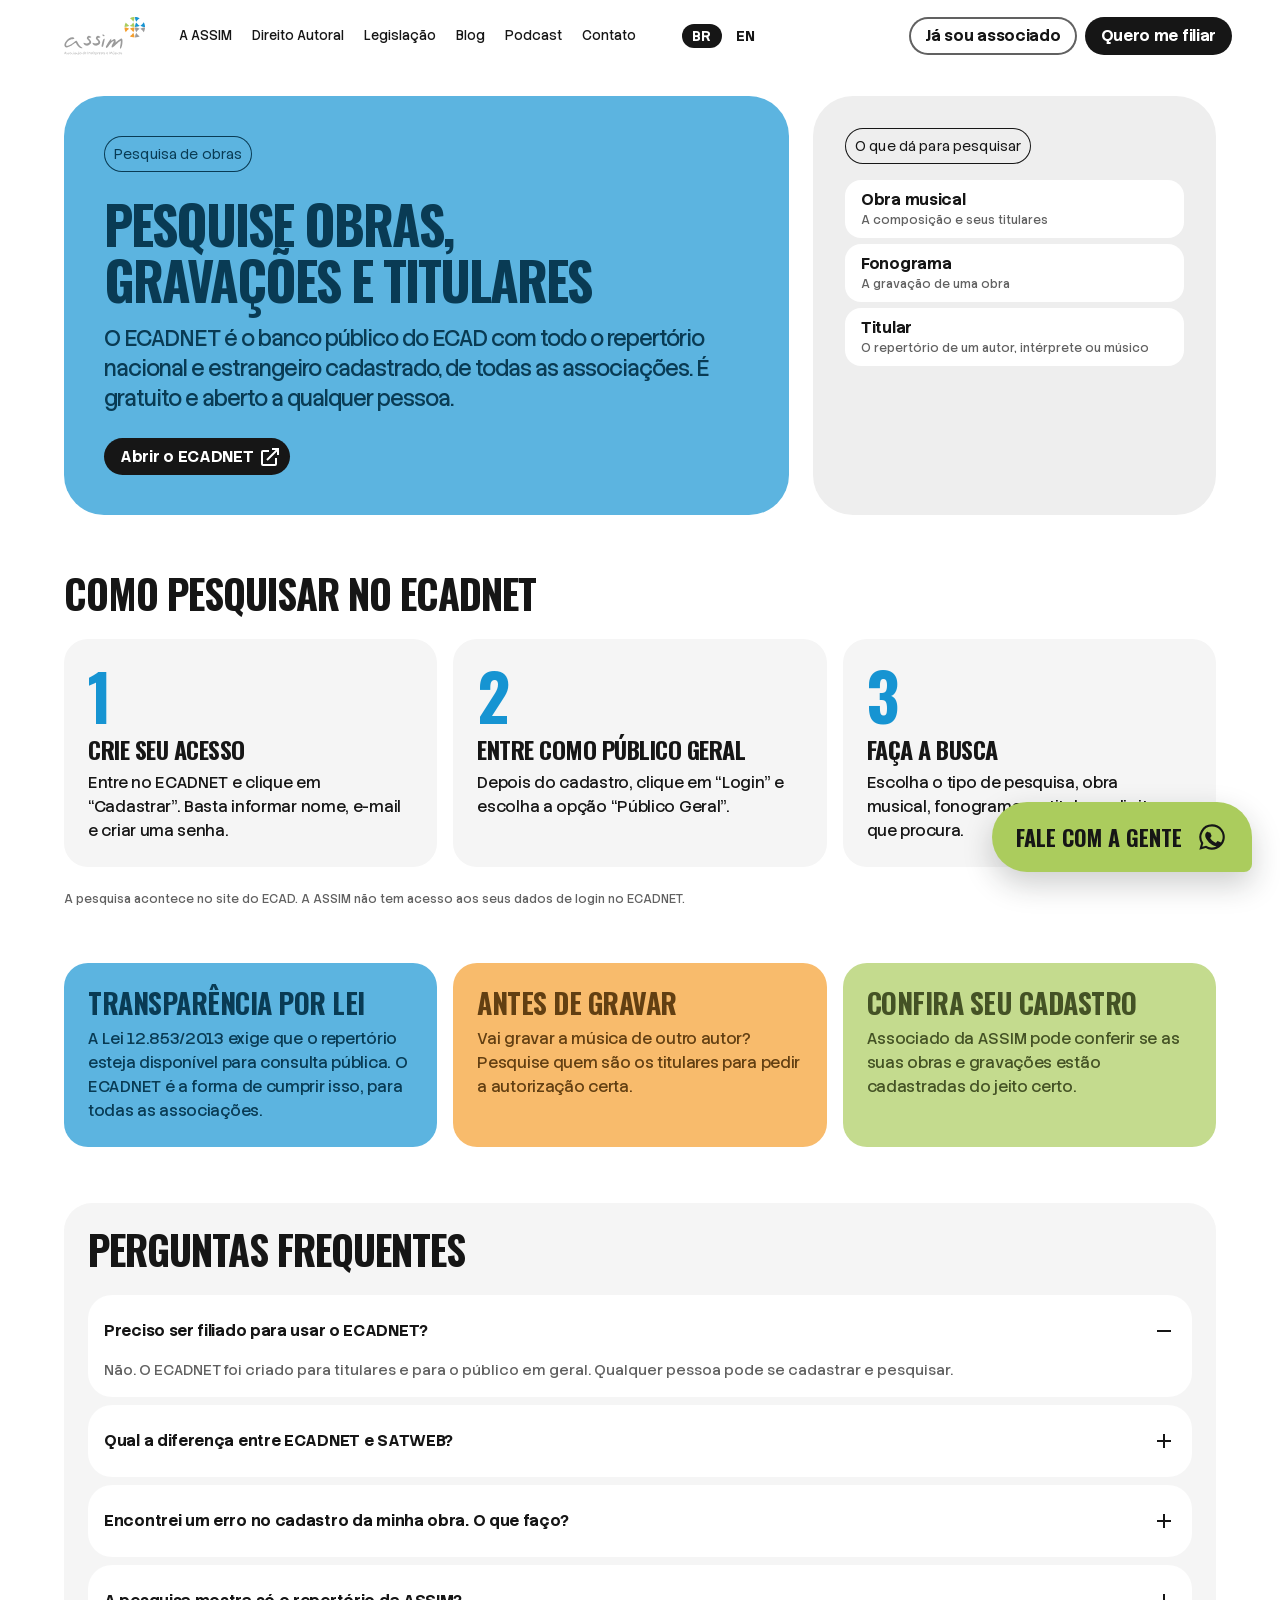
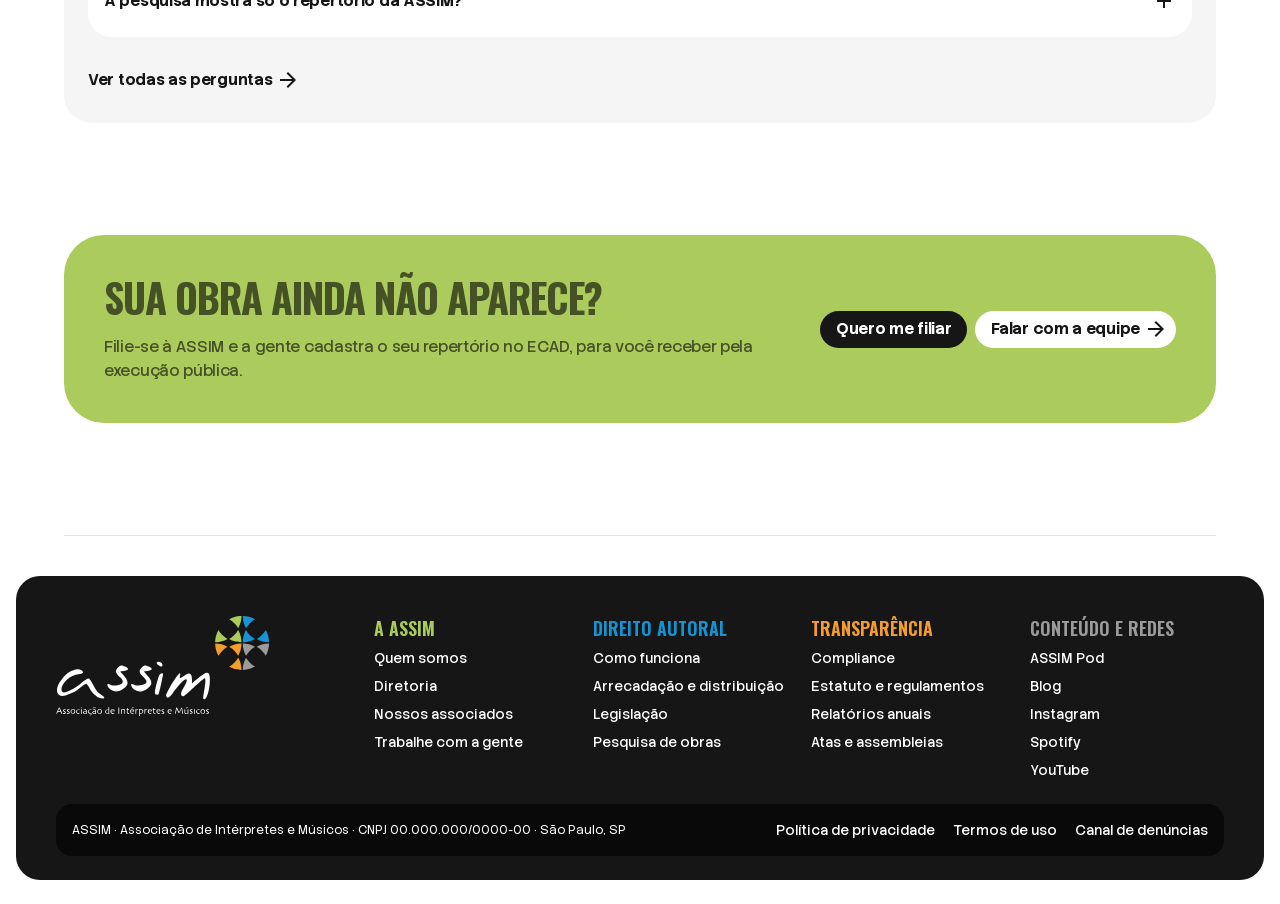
<file: pesquisa-de-obras.html>
<!doctype html>
<html lang="pt-BR">
<head>
<meta charset="utf-8">
<meta name="viewport" content="width=device-width, initial-scale=1">
<title>Pesquisa de obras · ASSIM</title>
<meta name="description" content="Como pesquisar obras, fonogramas e titulares no ECADNET, o banco público do ECAD.">
<link rel="preload" href="assets/fonts/Oswald-latin-400-700.woff2" as="font" type="font/woff2" crossorigin>
<link rel="preload" href="assets/fonts/StackSansText-latin-200-700.woff2" as="font" type="font/woff2" crossorigin>
<link rel="stylesheet" href="assets/css/assim.css">
</head>
<body class="as-root">
<a class="skip as-btn as-btn--dark" href="#conteudo">Ir para o conteúdo</a>
<div class="frame">
<header class="as-header site-header" data-hdr data-menu="closed">
  <div class="as-header__group" data-hdr-left>
    <div class="as-header__brand" data-hdr-brand>
      <a href="index.html" aria-label="ASSIM, página inicial"><img src="assets/img/logo-assim.svg" alt="ASSIM" width="81" height="38"></a>
      <nav class="as-nav" data-hdr-nav aria-label="Principal"><a href="quem-somos.html">A ASSIM</a><a href="direito-autoral.html">Direito Autoral</a><a href="legislacao.html">Legislação</a><a href="blog.html">Blog</a><a href="https://www.youtube.com/@assimpod" target="_blank" rel="noopener">Podcast</a><a href="contato.html">Contato</a></nav>
    </div>
    <div class="as-toggle" data-lang="pt" data-hdr-lang>
      <div class="as-toggle__track"><span class="as-toggle__pill"></span><button type="button" data-lang="pt" aria-pressed="true">BR</button><button type="button" data-lang="en" aria-pressed="false">EN</button></div>
    </div>
  </div>
  <div class="as-header__actions" data-hdr-cta>
    <a class="as-btn as-btn--outline" href="painel.html">Já sou associado</a>
    <button type="button" class="as-btn as-btn--dark" data-open-filiacao>Quero me filiar</button>
  </div>
  <button type="button" data-hdr-burger aria-expanded="false" aria-label="Abrir menu"><svg data-i="open" width="24" height="24" viewBox="0 0 24 24" fill="currentColor" aria-hidden="true"><path d="M3 6h18v2H3zM3 11h18v2H3zM3 16h18v2H3z"></path></svg><svg data-i="close" width="24" height="24" viewBox="0 0 24 24" fill="currentColor" aria-hidden="true"><path d="M19 6.4 17.6 5 12 10.6 6.4 5 5 6.4 10.6 12 5 17.6 6.4 19 12 13.4 17.6 19 19 17.6 13.4 12z"></path></svg></button>
</header>
<main id="conteudo">

<section class="wrap hero">
  <div class="hero__card on-blue-soft">
    <span class="as-chip as-chip--eyebrow">Pesquisa de obras</span>
    <div class="stack"><h1 class="h1">Pesquise obras, gravações e titulares</h1>
      <p class="lead">O ECADNET é o banco público do ECAD com todo o repertório nacional e estrangeiro cadastrado, de todas as associações. É gratuito e aberto a qualquer pessoa.</p></div>
    <a class="as-btn as-btn--dark as-btn--icon-end" href="https://ecadnet.ecad.org.br/Client/app/#/home" target="_blank" rel="noopener">Abrir o ECADNET<svg viewBox="0 0 24 24" fill="currentColor" aria-hidden="true"><path d="M14 3h7v7h-2V6.4l-9.3 9.3-1.4-1.4L17.6 5H14V3ZM5 5h6v2H5v12h12v-6h2v6a2 2 0 0 1-2 2H5a2 2 0 0 1-2-2V7a2 2 0 0 1 2-2Z"/></svg></a>
  </div>
  <div class="hero__side on-sunken">
    <span class="as-chip as-chip--eyebrow" style="align-self:flex-start">O que dá para pesquisar</span>
    <div class="as-service__list">
      <div class="as-row" style="cursor:default;background:var(--white)"><span class="as-row__text"><span class="as-row__label">Obra musical</span><span class="as-row__note">A composição e seus titulares</span></span></div>
      <div class="as-row" style="cursor:default;background:var(--white)"><span class="as-row__text"><span class="as-row__label">Fonograma</span><span class="as-row__note">A gravação de uma obra</span></span></div>
      <div class="as-row" style="cursor:default;background:var(--white)"><span class="as-row__text"><span class="as-row__label">Titular</span><span class="as-row__note">O repertório de um autor, intérprete ou músico</span></span></div>
    </div>
  </div>
</section>

<section class="section">
  <div class="wrap stack-6"><h2 class="h2" data-reveal>Como pesquisar no ECADNET</h2><div class="steps"><div class="step" data-reveal><span class="step__n" aria-hidden="true">1</span><h3 class="step__t" style="margin:0">Crie seu acesso</h3><p class="body">Entre no ECADNET e clique em “Cadastrar”. Basta informar nome, e-mail e criar uma senha.</p></div><div class="step" data-reveal><span class="step__n" aria-hidden="true">2</span><h3 class="step__t" style="margin:0">Entre como público geral</h3><p class="body">Depois do cadastro, clique em “Login” e escolha a opção “Público Geral”.</p></div><div class="step" data-reveal><span class="step__n" aria-hidden="true">3</span><h3 class="step__t" style="margin:0">Faça a busca</h3><p class="body">Escolha o tipo de pesquisa, obra musical, fonograma ou titular, e digite o que procura.</p></div></div>
    <p class="caption" data-reveal>A pesquisa acontece no site do ECAD. A ASSIM não tem acesso aos seus dados de login no ECADNET.</p></div>
</section>

<section class="section" style="padding-top:0">
  <div class="wrap cards3">
    <div class="as-card as-card--blue" data-reveal><span class="as-card__title">Transparência por lei</span><span class="as-card__text">A Lei 12.853/2013 exige que o repertório esteja disponível para consulta pública. O ECADNET é a forma de cumprir isso, para todas as associações.</span></div>
    <div class="as-card as-card--orange" data-reveal><span class="as-card__title">Antes de gravar</span><span class="as-card__text">Vai gravar a música de outro autor? Pesquise quem são os titulares para pedir a autorização certa.</span></div>
    <div class="as-card as-card--green-soft" data-reveal><span class="as-card__title">Confira seu cadastro</span><span class="as-card__text">Associado da ASSIM pode conferir se as suas obras e gravações estão cadastradas do jeito certo.</span></div>
  </div>
</section>

<section class="section" style="padding-top:0">
  <div class="wrap"><div class="faq-box" data-reveal>
    <h2 class="h2">Perguntas frequentes</h2><div class="as-faq"><div class="as-faq__item">
  <button type="button" class="as-faq__q" aria-expanded="true" aria-controls="pq-0"><span>Preciso ser filiado para usar o ECADNET?</span>
    <img data-ico="plus" src="assets/icons/plus.svg" alt="" width="24" height="24" hidden><img data-ico="remove" src="assets/icons/remove.svg" alt="" width="24" height="24"></button>
  <p class="as-faq__a" id="pq-0">Não. O ECADNET foi criado para titulares e para o público em geral. Qualquer pessoa pode se cadastrar e pesquisar.</p>
</div><div class="as-faq__item">
  <button type="button" class="as-faq__q" aria-expanded="false" aria-controls="pq-1"><span>Qual a diferença entre ECADNET e SATWEB?</span>
    <img data-ico="plus" src="assets/icons/plus.svg" alt="" width="24" height="24"><img data-ico="remove" src="assets/icons/remove.svg" alt="" width="24" height="24" hidden></button>
  <p class="as-faq__a" id="pq-1" hidden>O <b>ECADNET</b> é a consulta pública do repertório de todas as associações. O <b>SATWEB</b> é o portal individual do associado da ASSIM, com o detalhamento da arrecadação e da distribuição da sua titularidade. <a href="https://satweb.assim.org.br/login.aspx" target="_blank" rel="noopener">Acessar o SATWEB</a>.</p>
</div><div class="as-faq__item">
  <button type="button" class="as-faq__q" aria-expanded="false" aria-controls="pq-2"><span>Encontrei um erro no cadastro da minha obra. O que faço?</span>
    <img data-ico="plus" src="assets/icons/plus.svg" alt="" width="24" height="24"><img data-ico="remove" src="assets/icons/remove.svg" alt="" width="24" height="24" hidden></button>
  <p class="as-faq__a" id="pq-2" hidden>Se a obra ou o fonograma é administrado pela ASSIM, escreva para <a href="mailto:cadastro@assim.org.br">cadastro@assim.org.br</a>. Para alterar título, parceiros ou percentuais, use os formulários do <a href="painel.html">Painel do Associado</a>.</p>
</div><div class="as-faq__item">
  <button type="button" class="as-faq__q" aria-expanded="false" aria-controls="pq-3"><span>A pesquisa mostra só o repertório da ASSIM?</span>
    <img data-ico="plus" src="assets/icons/plus.svg" alt="" width="24" height="24"><img data-ico="remove" src="assets/icons/remove.svg" alt="" width="24" height="24" hidden></button>
  <p class="as-faq__a" id="pq-3" hidden>Não. O ECADNET reúne todo o repertório nacional e estrangeiro cadastrado no banco de dados do ECAD, de todas as associações de gestão coletiva musical.</p>
</div></div>
    <a class="as-btn as-btn--ghost" href="faq.html">Ver todas as perguntas<svg class="arrow" viewBox="0 0 24 24" fill="currentColor" aria-hidden="true"><path d="M 12.175 9 L 0 9 L 0 7 L 12.175 7 L 6.575 1.4 L 8 0 L 16 8 L 8 16 L 6.575 14.6 L 12.175 9 Z" transform="translate(4 4)"/></svg></a>
  </div></div>
</section>
<section class="section"><div class="wrap"><div class="hero__card on-green" data-reveal style="flex-direction:row;flex-wrap:wrap;align-items:center;justify-content:space-between">
  <div class="stack" style="flex:1 1 420px;align-self:auto"><h2 class="h2">Sua obra ainda não aparece?</h2><p class="body">Filie-se à ASSIM e a gente cadastra o seu repertório no ECAD, para você receber pela execução pública.</p></div>
  <div style="display:flex;gap:8px;flex-wrap:wrap"><button type="button" class="as-btn as-btn--dark" data-open-filiacao>Quero me filiar</button><a class="as-btn as-btn--white as-btn--icon-end" href="contato.html" style="color:var(--ink)">Falar com a equipe<svg class="arrow" viewBox="0 0 24 24" fill="currentColor" aria-hidden="true"><path d="M 12.175 9 L 0 9 L 0 7 L 12.175 7 L 6.575 1.4 L 8 0 L 16 8 L 8 16 L 6.575 14.6 L 12.175 9 Z" transform="translate(4 4)"/></svg></a></div>
</div></div></section>
</main>
<div class="wrap" style="margin-top:var(--space-14)"><div style="height:1px;background:var(--line);margin-bottom:40px"></div></div>
<footer class="as-footer site-footer" data-footer>
  <div class="as-footer__cols">
    <div class="as-footer__logo"><img src="assets/img/logo-assim-white.svg" alt="ASSIM" width="213" height="100"></div>
    <div class="as-footer__col as-footer__col--green"><h4>A ASSIM</h4><a href="quem-somos.html">Quem somos</a><a href="quem-somos.html#diretoria">Diretoria</a><a href="associados.html">Nossos associados</a><a href="#">Trabalhe com a gente</a></div>
    <div class="as-footer__col as-footer__col--blue"><h4>Direito autoral</h4><a href="direito-autoral.html">Como funciona</a><a href="direito-autoral.html#arrecadacao">Arrecadação e distribuição</a><a href="legislacao.html">Legislação</a><a href="pesquisa-de-obras.html">Pesquisa de obras</a></div>
    <div class="as-footer__col as-footer__col--orange"><h4>Transparência</h4><a href="transparencia.html">Compliance</a><a href="transparencia.html#documentos">Estatuto e regulamentos</a><a href="relatorio-anual.html">Relatórios anuais</a><a href="transparencia.html#atas">Atas e assembleias</a></div>
    <div class="as-footer__col as-footer__col--gray"><h4>Conteúdo e redes</h4><a href="https://www.youtube.com/@assimpod" target="_blank" rel="noopener">ASSIM Pod</a><a href="blog.html">Blog</a><a href="https://www.instagram.com/assimassociacao/" target="_blank" rel="noopener">Instagram</a><a href="#">Spotify</a><a href="https://www.youtube.com/@assimpod" target="_blank" rel="noopener">YouTube</a></div>
  </div>
  <div class="as-footer__bar"><small>ASSIM · Associação de Intérpretes e Músicos · CNPJ 00.000.000/0000-00 · São Paulo, SP</small><div><a href="https://www.assim.org.br/politica-de-privacidade" target="_blank" rel="noopener">Política de privacidade</a><a href="#">Termos de uso</a><a href="#">Canal de denúncias</a></div></div>
</footer>
</div>
<div class="fab-wrap"><a class="as-fab" data-fab href="https://wa.me/5511955703510" target="_blank" rel="noopener" aria-label="Fale com a gente pelo WhatsApp"><b>Fale com a gente</b><svg viewBox="0 0 24 24" fill="currentColor" aria-hidden="true"><path d="M12 2.5a9.5 9.5 0 0 0-8.2 14.3L2.5 21.5l4.8-1.3A9.5 9.5 0 1 0 12 2.5Zm0 1.6a7.9 7.9 0 1 1-4.1 14.6l-.3-.2-2.9.8.8-2.8-.2-.3A7.9 7.9 0 0 1 12 4.1Zm-3.3 4c-.2 0-.5 0-.8.4-.3.3-1 1-1 2.4s1 2.8 1.2 3c.1.2 2 3.2 5 4.4 2.5 1 3 .8 3.5.7.5 0 1.7-.7 2-1.4.2-.7.2-1.3.2-1.4l-.5-.3-1.7-.8c-.3-.1-.4-.2-.6.1l-.8 1c-.2.2-.3.2-.6.1-.3-.2-1.2-.5-2.3-1.4-.8-.8-1.4-1.7-1.6-2-.1-.2 0-.4.2-.5l.4-.5.3-.5v-.5l-.8-1.9c-.2-.5-.4-.4-.5-.4h-.5Z"/></svg></a></div>
<div class="as-scrim" id="filiacao" data-scrim hidden>
  <div class="as-modal" data-modal role="dialog" aria-modal="true" aria-labelledby="filiacao-t">
    <button type="button" class="as-modal__close" data-close aria-label="Fechar">×</button>
    <div class="stack" style="gap:8px">
      <h3 class="as-display as-modal__q" id="filiacao-t">Como você vai se filiar?</h3>
      <p class="as-modal__p">Escolha a opção que descreve você. O cadastro é 100% digital.</p>
    </div>
    <div class="as-modal__options" data-modal-grid>
      <a class="as-option as-option--pf" href="https://app.clicksign.com/fluxia/71e7dd4c-f87a-4395-8b1e-d48c09e55c1f" target="_blank" rel="noopener"><b>Pessoa física</b><span>Intérprete, músico ou compositor</span></a>
      <a class="as-option as-option--pj" href="https://app.clicksign.com/fluxia/b93afebd-eaba-432c-8d29-8b73f95b411e" target="_blank" rel="noopener"><b>Pessoa jurídica</b><span>Selo, editora ou produtora</span></a>
      <a class="as-option as-option--prod" href="https://wa.me/5511955703510?text=Ol%C3%A1!%20Quero%20me%20filiar%20%C3%A0%20ASSIM%20como%20produtor%20fonogr%C3%A1fico%20independente." target="_blank" rel="noopener"><b>Produtor fonográfico independente</b><span>Produz e lança as próprias gravações</span></a>
    </div>
  </div>
</div>
<script src="assets/js/site.js" defer></script>
</body>
</html>
</file>
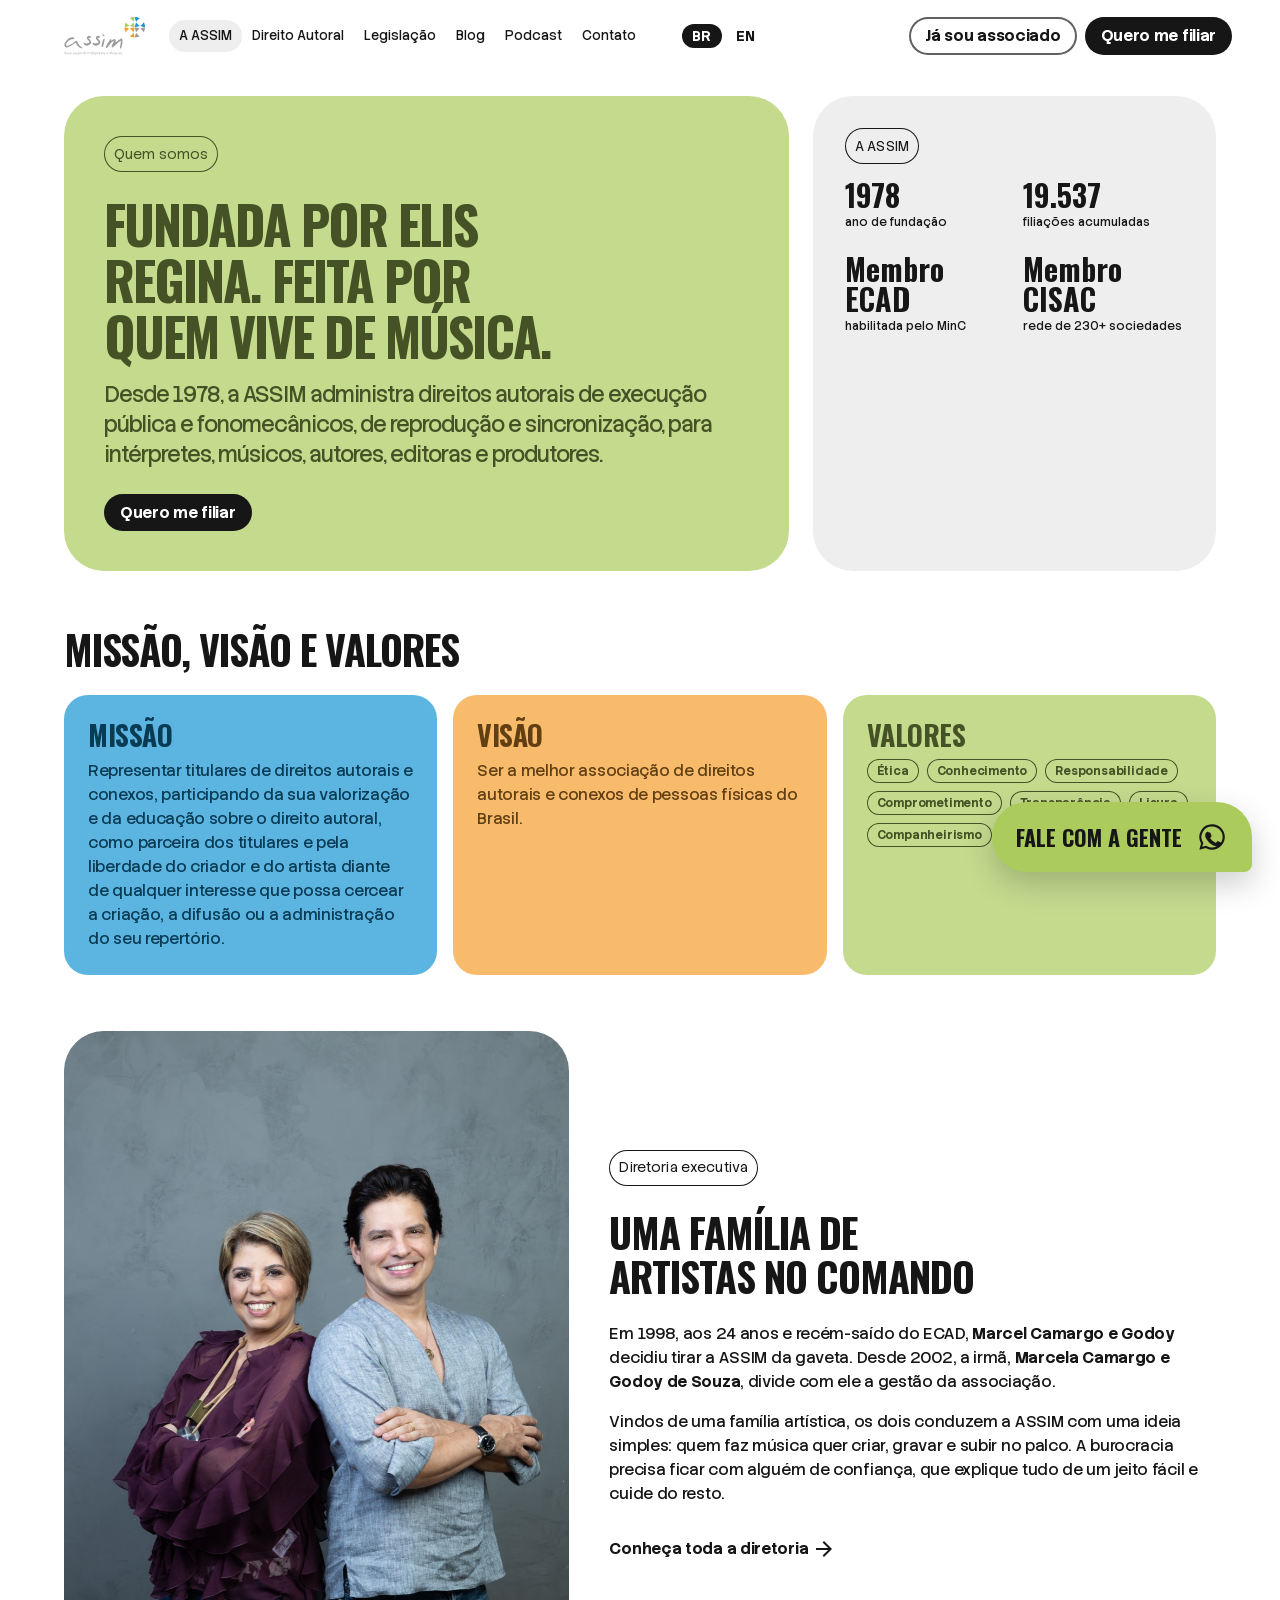
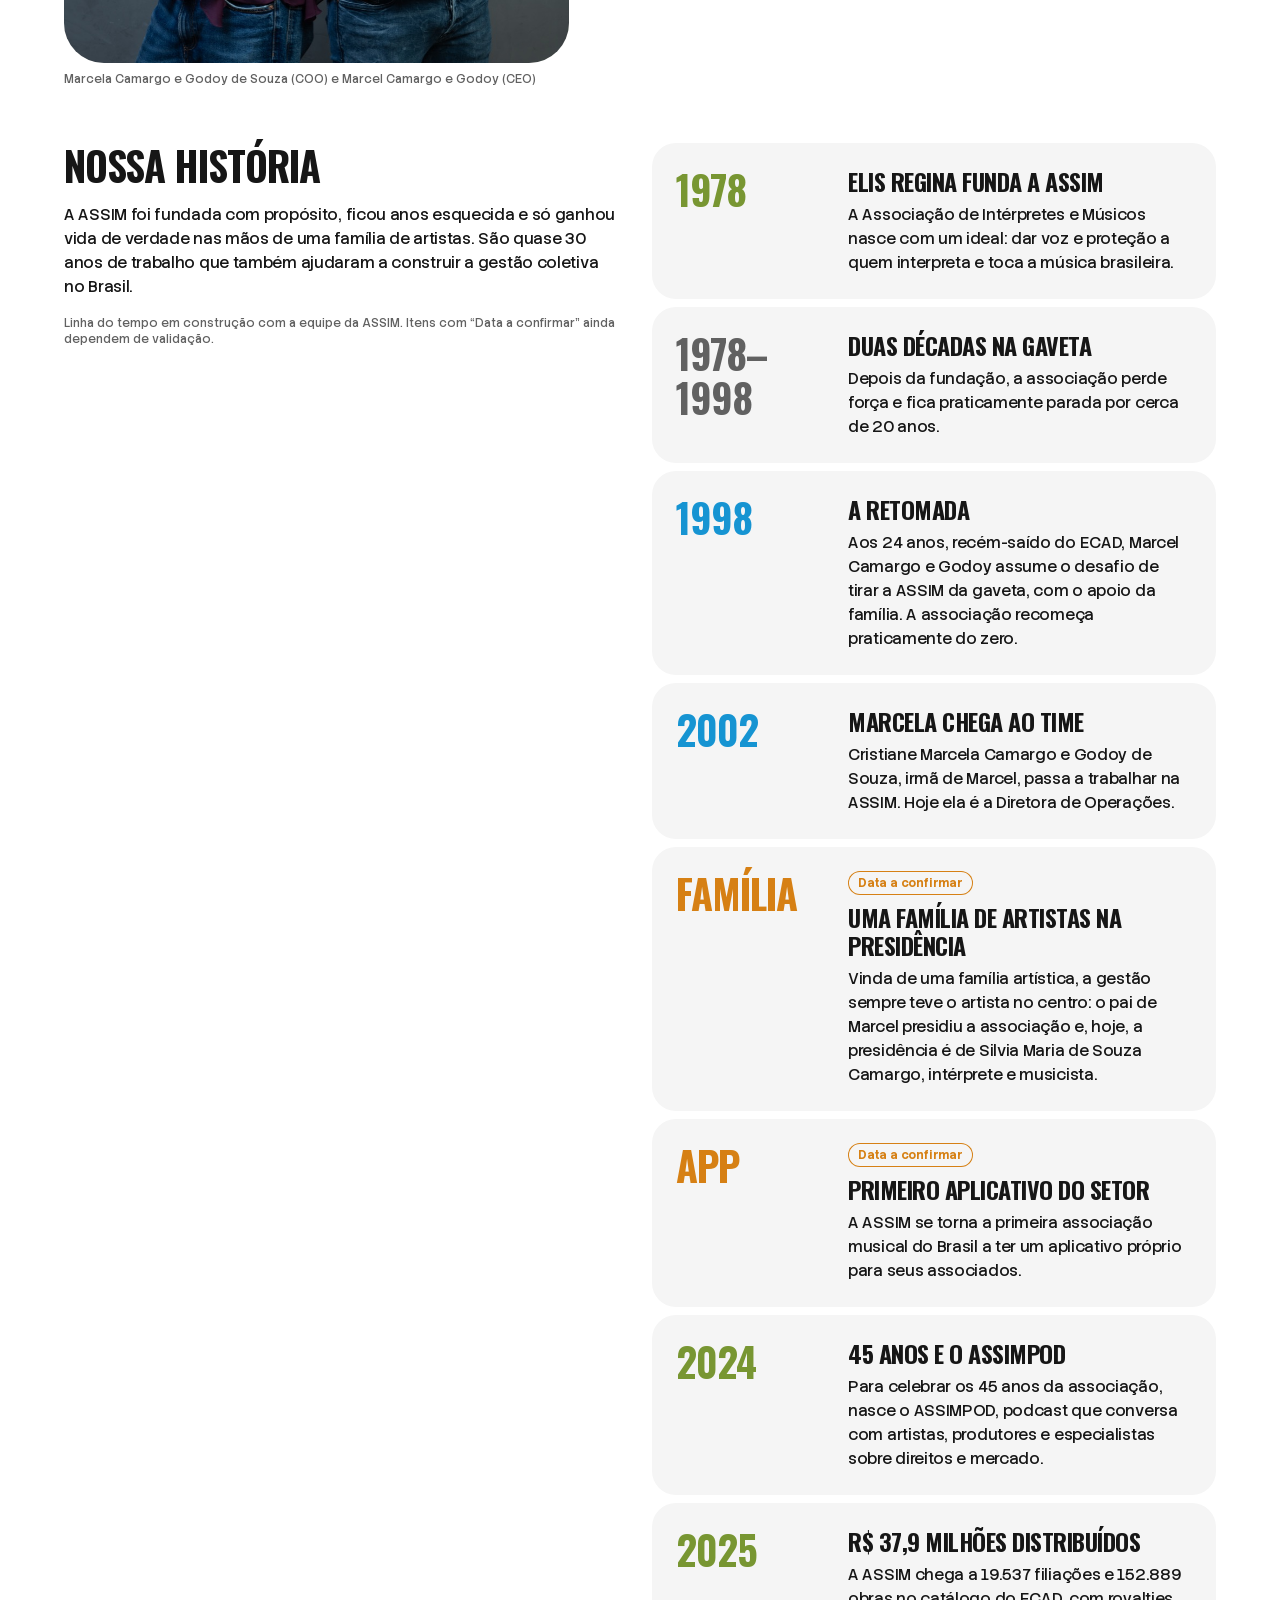
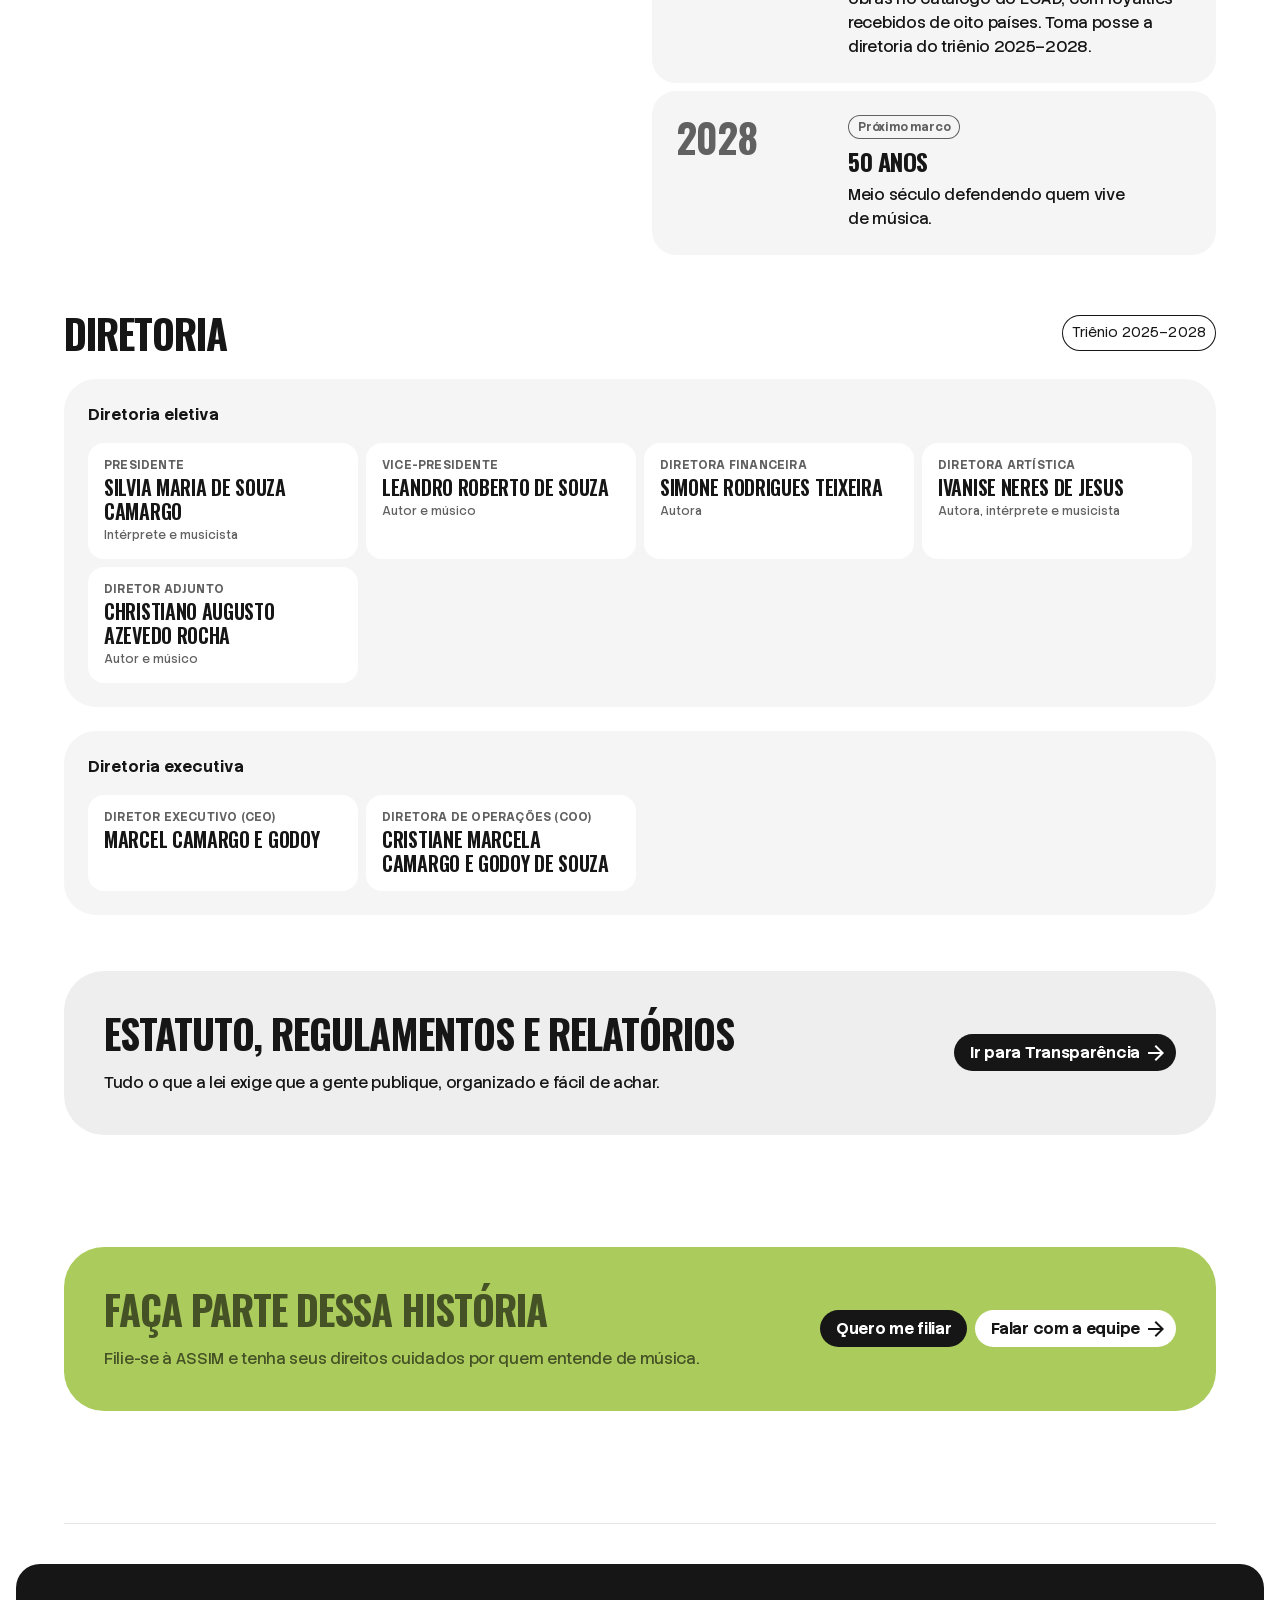
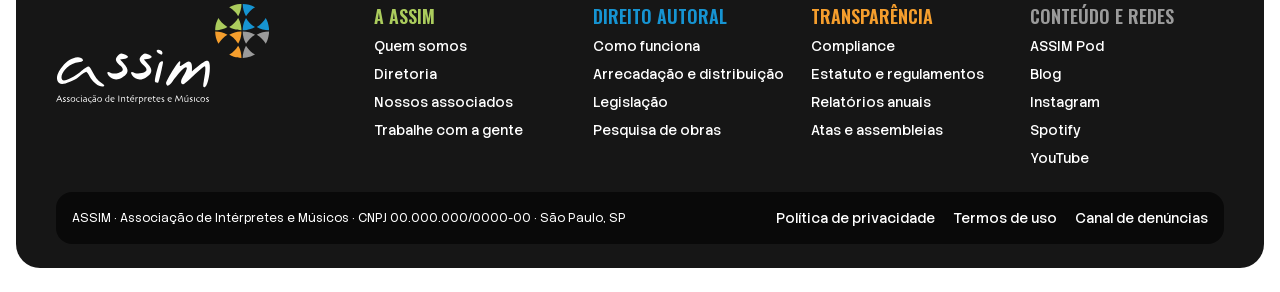
<file: quem-somos.html>
<!doctype html>
<html lang="pt-BR">
<head>
<meta charset="utf-8">
<meta name="viewport" content="width=device-width, initial-scale=1">
<title>Quem somos · ASSIM</title>
<meta name="description" content="A história da ASSIM, fundada por Elis Regina em 1978, sua missão, valores e diretoria.">
<link rel="preload" href="assets/fonts/Oswald-latin-400-700.woff2" as="font" type="font/woff2" crossorigin>
<link rel="preload" href="assets/fonts/StackSansText-latin-200-700.woff2" as="font" type="font/woff2" crossorigin>
<link rel="stylesheet" href="assets/css/assim.css">
</head>
<body class="as-root">
<a class="skip as-btn as-btn--dark" href="#conteudo">Ir para o conteúdo</a>
<div class="frame">
<header class="as-header site-header" data-hdr data-menu="closed">
  <div class="as-header__group" data-hdr-left>
    <div class="as-header__brand" data-hdr-brand>
      <a href="index.html" aria-label="ASSIM, página inicial"><img src="assets/img/logo-assim.svg" alt="ASSIM" width="81" height="38"></a>
      <nav class="as-nav" data-hdr-nav aria-label="Principal"><a href="quem-somos.html" aria-current="page">A ASSIM</a><a href="direito-autoral.html">Direito Autoral</a><a href="legislacao.html">Legislação</a><a href="blog.html">Blog</a><a href="https://www.youtube.com/@assimpod" target="_blank" rel="noopener">Podcast</a><a href="contato.html">Contato</a></nav>
    </div>
    <div class="as-toggle" data-lang="pt" data-hdr-lang>
      <div class="as-toggle__track"><span class="as-toggle__pill"></span><button type="button" data-lang="pt" aria-pressed="true">BR</button><button type="button" data-lang="en" aria-pressed="false">EN</button></div>
    </div>
  </div>
  <div class="as-header__actions" data-hdr-cta>
    <a class="as-btn as-btn--outline" href="painel.html">Já sou associado</a>
    <button type="button" class="as-btn as-btn--dark" data-open-filiacao>Quero me filiar</button>
  </div>
  <button type="button" data-hdr-burger aria-expanded="false" aria-label="Abrir menu"><svg data-i="open" width="24" height="24" viewBox="0 0 24 24" fill="currentColor" aria-hidden="true"><path d="M3 6h18v2H3zM3 11h18v2H3zM3 16h18v2H3z"></path></svg><svg data-i="close" width="24" height="24" viewBox="0 0 24 24" fill="currentColor" aria-hidden="true"><path d="M19 6.4 17.6 5 12 10.6 6.4 5 5 6.4 10.6 12 5 17.6 6.4 19 12 13.4 17.6 19 19 17.6 13.4 12z"></path></svg></button>
</header>
<main id="conteudo">

<section class="wrap hero">
  <div class="hero__card on-green-soft">
    <span class="as-chip as-chip--eyebrow">Quem somos</span>
    <div class="stack"><h1 class="h1">Fundada por Elis Regina. Feita por quem vive de música.</h1>
      <p class="lead">Desde 1978, a ASSIM administra direitos autorais de execução pública e fonomecânicos, de reprodução e sincronização, para intérpretes, músicos, autores, editoras e produtores.</p></div>
    <button type="button" class="as-btn as-btn--dark" data-open-filiacao>Quero me filiar</button>
  </div>
  <div class="hero__side on-sunken">
    <span class="as-chip as-chip--eyebrow" style="align-self:flex-start">A ASSIM</span>
    <div class="as-stats "><div class="as-stat"><b>1978</b><span>ano de fundação</span></div><div class="as-stat"><b>19.537</b><span>filiações acumuladas</span></div><div class="as-stat"><b>Membro ECAD</b><span>habilitada pelo MinC</span></div><div class="as-stat"><b>Membro CISAC</b><span>rede de 230+ sociedades</span></div></div>
  </div>
</section>

<section class="section">
  <div class="wrap stack-6">
    <h2 class="h2" data-reveal>Missão, visão e valores</h2>
    <div class="cards3">
      <div class="as-card as-card--blue" data-reveal><span class="as-card__title">Missão</span><span class="as-card__text">Representar titulares de direitos autorais e conexos, participando da sua valorização e da educação sobre o direito autoral, como parceira dos titulares e pela liberdade do criador e do artista diante de qualquer interesse que possa cercear a criação, a difusão ou a administração do seu repertório.</span></div>
      <div class="as-card as-card--orange" data-reveal><span class="as-card__title">Visão</span><span class="as-card__text">Ser a melhor associação de direitos autorais e conexos de pessoas físicas do Brasil.</span></div>
      <div class="as-card as-card--green-soft" data-reveal><span class="as-card__title">Valores</span><div class="chips"><span class="as-chip as-chip--tag" style="color:var(--green-900)">Ética</span><span class="as-chip as-chip--tag" style="color:var(--green-900)">Conhecimento</span><span class="as-chip as-chip--tag" style="color:var(--green-900)">Responsabilidade</span><span class="as-chip as-chip--tag" style="color:var(--green-900)">Comprometimento</span><span class="as-chip as-chip--tag" style="color:var(--green-900)">Transparência</span><span class="as-chip as-chip--tag" style="color:var(--green-900)">Lisura</span><span class="as-chip as-chip--tag" style="color:var(--green-900)">Companheirismo</span><span class="as-chip as-chip--tag" style="color:var(--green-900)">Respeito</span></div></div>
    </div>
  </div>
</section>

<section class="section" id="gestao" style="padding-top:0">
  <div class="wrap feature">
    <figure class="feature__media" data-reveal>
      <img src="assets/img/marcel-marcela.jpg" alt="Marcela Camargo e Godoy de Souza e Marcel Camargo e Godoy, lado a lado, sorrindo de braços cruzados" loading="lazy" width="1400" height="2100">
      <figcaption class="caption">Marcela Camargo e Godoy de Souza (COO) e Marcel Camargo e Godoy (CEO)</figcaption>
    </figure>
    <div class="stack-6 feature__text" data-reveal>
      <span class="as-chip as-chip--eyebrow" style="align-self:flex-start">Diretoria executiva</span>
      <h2 class="h2">Uma família de artistas no comando</h2>
      <div class="prose">
        <p>Em 1998, aos 24 anos e recém-saído do ECAD, <b>Marcel Camargo e Godoy</b> decidiu tirar a ASSIM da gaveta. Desde 2002, a irmã, <b>Marcela Camargo e Godoy de Souza</b>, divide com ele a gestão da associação.</p>
        <p>Vindos de uma família artística, os dois conduzem a ASSIM com uma ideia simples: quem faz música quer criar, gravar e subir no palco. A burocracia precisa ficar com alguém de confiança, que explique tudo de um jeito fácil e cuide do resto.</p>
      </div>
      <a class="as-btn as-btn--ghost" href="#diretoria">Conheça toda a diretoria<svg class="arrow" viewBox="0 0 24 24" fill="currentColor" aria-hidden="true"><path d="M 12.175 9 L 0 9 L 0 7 L 12.175 7 L 6.575 1.4 L 8 0 L 16 8 L 8 16 L 6.575 14.6 L 12.175 9 Z" transform="translate(4 4)"/></svg></a>
    </div>
  </div>
</section>

<section class="section" id="historia" style="padding-top:0">
  <div class="wrap split">
    <div class="stack" data-reveal style="position:sticky;top:100px">
      <h2 class="h2">Nossa história</h2>
      <p class="body">A ASSIM foi fundada com propósito, ficou anos esquecida e só ganhou vida de verdade nas mãos de uma família de artistas. São quase 30 anos de trabalho que também ajudaram a construir a gestão coletiva no Brasil.</p>
      <p class="caption">Linha do tempo em construção com a equipe da ASSIM. Itens com “Data a confirmar” ainda dependem de validação.</p>
    </div>
    <ol class="tl"><li class="tl__item" data-reveal><span class="tl__year" style="color:var(--green-700)">1978</span><div class="tl__body"><h3 class="tl__title">Elis Regina funda a ASSIM</h3><p class="body">A Associação de Intérpretes e Músicos nasce com um ideal: dar voz e proteção a quem interpreta e toca a música brasileira.</p></div></li><li class="tl__item" data-reveal><span class="tl__year" style="color:var(--ink-muted)">1978–1998</span><div class="tl__body"><h3 class="tl__title">Duas décadas na gaveta</h3><p class="body">Depois da fundação, a associação perde força e fica praticamente parada por cerca de 20 anos.</p></div></li><li class="tl__item" data-reveal><span class="tl__year" style="color:var(--blue-500)">1998</span><div class="tl__body"><h3 class="tl__title">A retomada</h3><p class="body">Aos 24 anos, recém-saído do ECAD, Marcel Camargo e Godoy assume o desafio de tirar a ASSIM da gaveta, com o apoio da família. A associação recomeça praticamente do zero.</p></div></li><li class="tl__item" data-reveal><span class="tl__year" style="color:var(--blue-500)">2002</span><div class="tl__body"><h3 class="tl__title">Marcela chega ao time</h3><p class="body">Cristiane Marcela Camargo e Godoy de Souza, irmã de Marcel, passa a trabalhar na ASSIM. Hoje ela é a Diretora de Operações.</p></div></li><li class="tl__item" data-reveal><span class="tl__year" style="color:var(--orange-600)">Família</span><div class="tl__body"><span class="as-chip as-chip--tag" style="color:var(--orange-600)">Data a confirmar</span><h3 class="tl__title">Uma família de artistas na presidência</h3><p class="body">Vinda de uma família artística, a gestão sempre teve o artista no centro: o pai de Marcel presidiu a associação e, hoje, a presidência é de Silvia Maria de Souza Camargo, intérprete e musicista.</p></div></li><li class="tl__item" data-reveal><span class="tl__year" style="color:var(--orange-600)">App</span><div class="tl__body"><span class="as-chip as-chip--tag" style="color:var(--orange-600)">Data a confirmar</span><h3 class="tl__title">Primeiro aplicativo do setor</h3><p class="body">A ASSIM se torna a primeira associação musical do Brasil a ter um aplicativo próprio para seus associados.</p></div></li><li class="tl__item" data-reveal><span class="tl__year" style="color:var(--green-700)">2024</span><div class="tl__body"><h3 class="tl__title">45 anos e o ASSIMPOD</h3><p class="body">Para celebrar os 45 anos da associação, nasce o ASSIMPOD, podcast que conversa com artistas, produtores e especialistas sobre direitos e mercado.</p></div></li><li class="tl__item" data-reveal><span class="tl__year" style="color:var(--green-700)">2025</span><div class="tl__body"><h3 class="tl__title">R$ 37,9 milhões distribuídos</h3><p class="body">A ASSIM chega a 19.537 filiações e 152.889 obras no catálogo do ECAD, com royalties recebidos de oito países. Toma posse a diretoria do triênio 2025–2028.</p></div></li><li class="tl__item" data-reveal><span class="tl__year" style="color:var(--ink-muted)">2028</span><div class="tl__body"><span class="as-chip as-chip--tag" style="color:var(--ink-muted)">Próximo marco</span><h3 class="tl__title">50 anos</h3><p class="body">Meio século defendendo quem vive de música.</p></div></li></ol>
  </div>
</section>

<section class="section" id="diretoria" style="padding-top:0;scroll-margin-top:96px">
  <div class="wrap stack-6">
    <div class="row-between" data-reveal><h2 class="h2">Diretoria</h2><span class="as-chip as-chip--eyebrow">Triênio 2025–2028</span></div>
    <div class="panel" style="background:var(--surface-page)">
      <h3 class="panel__title">Diretoria eletiva</h3>
      <div class="people"><div class="person" data-reveal><span class="person__role">Presidente</span><span class="person__name">Silvia Maria de Souza Camargo</span><span class="caption">Intérprete e musicista</span></div><div class="person" data-reveal><span class="person__role">Vice-presidente</span><span class="person__name">Leandro Roberto de Souza</span><span class="caption">Autor e músico</span></div><div class="person" data-reveal><span class="person__role">Diretora financeira</span><span class="person__name">Simone Rodrigues Teixeira</span><span class="caption">Autora</span></div><div class="person" data-reveal><span class="person__role">Diretora artística</span><span class="person__name">Ivanise Neres de Jesus</span><span class="caption">Autora, intérprete e musicista</span></div><div class="person" data-reveal><span class="person__role">Diretor adjunto</span><span class="person__name">Christiano Augusto Azevedo Rocha</span><span class="caption">Autor e músico</span></div></div>
    </div>
    <div class="panel" style="background:var(--surface-page)">
      <h3 class="panel__title">Diretoria executiva</h3>
      <div class="people"><div class="person" data-reveal><span class="person__role">Diretor executivo (CEO)</span><span class="person__name">Marcel Camargo e Godoy</span></div><div class="person" data-reveal><span class="person__role">Diretora de operações (COO)</span><span class="person__name">Cristiane Marcela Camargo e Godoy de Souza</span></div></div>
    </div>
  </div>
</section>

<section class="section" style="padding-top:0">
  <div class="wrap"><div class="hero__card on-sunken" data-reveal style="flex-direction:row;flex-wrap:wrap;align-items:center;justify-content:space-between">
    <div class="stack" style="flex:1 1 420px;align-self:auto"><h2 class="h2">Estatuto, regulamentos e relatórios</h2><p class="body">Tudo o que a lei exige que a gente publique, organizado e fácil de achar.</p></div>
    <a class="as-btn as-btn--dark as-btn--icon-end" href="transparencia.html">Ir para Transparência<svg class="arrow" viewBox="0 0 24 24" fill="currentColor" aria-hidden="true"><path d="M 12.175 9 L 0 9 L 0 7 L 12.175 7 L 6.575 1.4 L 8 0 L 16 8 L 8 16 L 6.575 14.6 L 12.175 9 Z" transform="translate(4 4)"/></svg></a>
  </div></div>
</section>
<section class="section"><div class="wrap"><div class="hero__card on-green" data-reveal style="flex-direction:row;flex-wrap:wrap;align-items:center;justify-content:space-between">
  <div class="stack" style="flex:1 1 420px;align-self:auto"><h2 class="h2">Faça parte dessa história</h2><p class="body">Filie-se à ASSIM e tenha seus direitos cuidados por quem entende de música.</p></div>
  <div style="display:flex;gap:8px;flex-wrap:wrap"><button type="button" class="as-btn as-btn--dark" data-open-filiacao>Quero me filiar</button><a class="as-btn as-btn--white as-btn--icon-end" href="contato.html" style="color:var(--ink)">Falar com a equipe<svg class="arrow" viewBox="0 0 24 24" fill="currentColor" aria-hidden="true"><path d="M 12.175 9 L 0 9 L 0 7 L 12.175 7 L 6.575 1.4 L 8 0 L 16 8 L 8 16 L 6.575 14.6 L 12.175 9 Z" transform="translate(4 4)"/></svg></a></div>
</div></div></section>
</main>
<div class="wrap" style="margin-top:var(--space-14)"><div style="height:1px;background:var(--line);margin-bottom:40px"></div></div>
<footer class="as-footer site-footer" data-footer>
  <div class="as-footer__cols">
    <div class="as-footer__logo"><img src="assets/img/logo-assim-white.svg" alt="ASSIM" width="213" height="100"></div>
    <div class="as-footer__col as-footer__col--green"><h4>A ASSIM</h4><a href="quem-somos.html">Quem somos</a><a href="quem-somos.html#diretoria">Diretoria</a><a href="associados.html">Nossos associados</a><a href="#">Trabalhe com a gente</a></div>
    <div class="as-footer__col as-footer__col--blue"><h4>Direito autoral</h4><a href="direito-autoral.html">Como funciona</a><a href="direito-autoral.html#arrecadacao">Arrecadação e distribuição</a><a href="legislacao.html">Legislação</a><a href="pesquisa-de-obras.html">Pesquisa de obras</a></div>
    <div class="as-footer__col as-footer__col--orange"><h4>Transparência</h4><a href="transparencia.html">Compliance</a><a href="transparencia.html#documentos">Estatuto e regulamentos</a><a href="relatorio-anual.html">Relatórios anuais</a><a href="transparencia.html#atas">Atas e assembleias</a></div>
    <div class="as-footer__col as-footer__col--gray"><h4>Conteúdo e redes</h4><a href="https://www.youtube.com/@assimpod" target="_blank" rel="noopener">ASSIM Pod</a><a href="blog.html">Blog</a><a href="https://www.instagram.com/assimassociacao/" target="_blank" rel="noopener">Instagram</a><a href="#">Spotify</a><a href="https://www.youtube.com/@assimpod" target="_blank" rel="noopener">YouTube</a></div>
  </div>
  <div class="as-footer__bar"><small>ASSIM · Associação de Intérpretes e Músicos · CNPJ 00.000.000/0000-00 · São Paulo, SP</small><div><a href="https://www.assim.org.br/politica-de-privacidade" target="_blank" rel="noopener">Política de privacidade</a><a href="#">Termos de uso</a><a href="#">Canal de denúncias</a></div></div>
</footer>
</div>
<div class="fab-wrap"><a class="as-fab" data-fab href="https://wa.me/5511955703510" target="_blank" rel="noopener" aria-label="Fale com a gente pelo WhatsApp"><b>Fale com a gente</b><svg viewBox="0 0 24 24" fill="currentColor" aria-hidden="true"><path d="M12 2.5a9.5 9.5 0 0 0-8.2 14.3L2.5 21.5l4.8-1.3A9.5 9.5 0 1 0 12 2.5Zm0 1.6a7.9 7.9 0 1 1-4.1 14.6l-.3-.2-2.9.8.8-2.8-.2-.3A7.9 7.9 0 0 1 12 4.1Zm-3.3 4c-.2 0-.5 0-.8.4-.3.3-1 1-1 2.4s1 2.8 1.2 3c.1.2 2 3.2 5 4.4 2.5 1 3 .8 3.5.7.5 0 1.7-.7 2-1.4.2-.7.2-1.3.2-1.4l-.5-.3-1.7-.8c-.3-.1-.4-.2-.6.1l-.8 1c-.2.2-.3.2-.6.1-.3-.2-1.2-.5-2.3-1.4-.8-.8-1.4-1.7-1.6-2-.1-.2 0-.4.2-.5l.4-.5.3-.5v-.5l-.8-1.9c-.2-.5-.4-.4-.5-.4h-.5Z"/></svg></a></div>
<div class="as-scrim" id="filiacao" data-scrim hidden>
  <div class="as-modal" data-modal role="dialog" aria-modal="true" aria-labelledby="filiacao-t">
    <button type="button" class="as-modal__close" data-close aria-label="Fechar">×</button>
    <div class="stack" style="gap:8px">
      <h3 class="as-display as-modal__q" id="filiacao-t">Como você vai se filiar?</h3>
      <p class="as-modal__p">Escolha a opção que descreve você. O cadastro é 100% digital.</p>
    </div>
    <div class="as-modal__options" data-modal-grid>
      <a class="as-option as-option--pf" href="https://app.clicksign.com/fluxia/71e7dd4c-f87a-4395-8b1e-d48c09e55c1f" target="_blank" rel="noopener"><b>Pessoa física</b><span>Intérprete, músico ou compositor</span></a>
      <a class="as-option as-option--pj" href="https://app.clicksign.com/fluxia/b93afebd-eaba-432c-8d29-8b73f95b411e" target="_blank" rel="noopener"><b>Pessoa jurídica</b><span>Selo, editora ou produtora</span></a>
      <a class="as-option as-option--prod" href="https://wa.me/5511955703510?text=Ol%C3%A1!%20Quero%20me%20filiar%20%C3%A0%20ASSIM%20como%20produtor%20fonogr%C3%A1fico%20independente." target="_blank" rel="noopener"><b>Produtor fonográfico independente</b><span>Produz e lança as próprias gravações</span></a>
    </div>
  </div>
</div>
<script src="assets/js/site.js" defer></script>
</body>
</html>
</file>
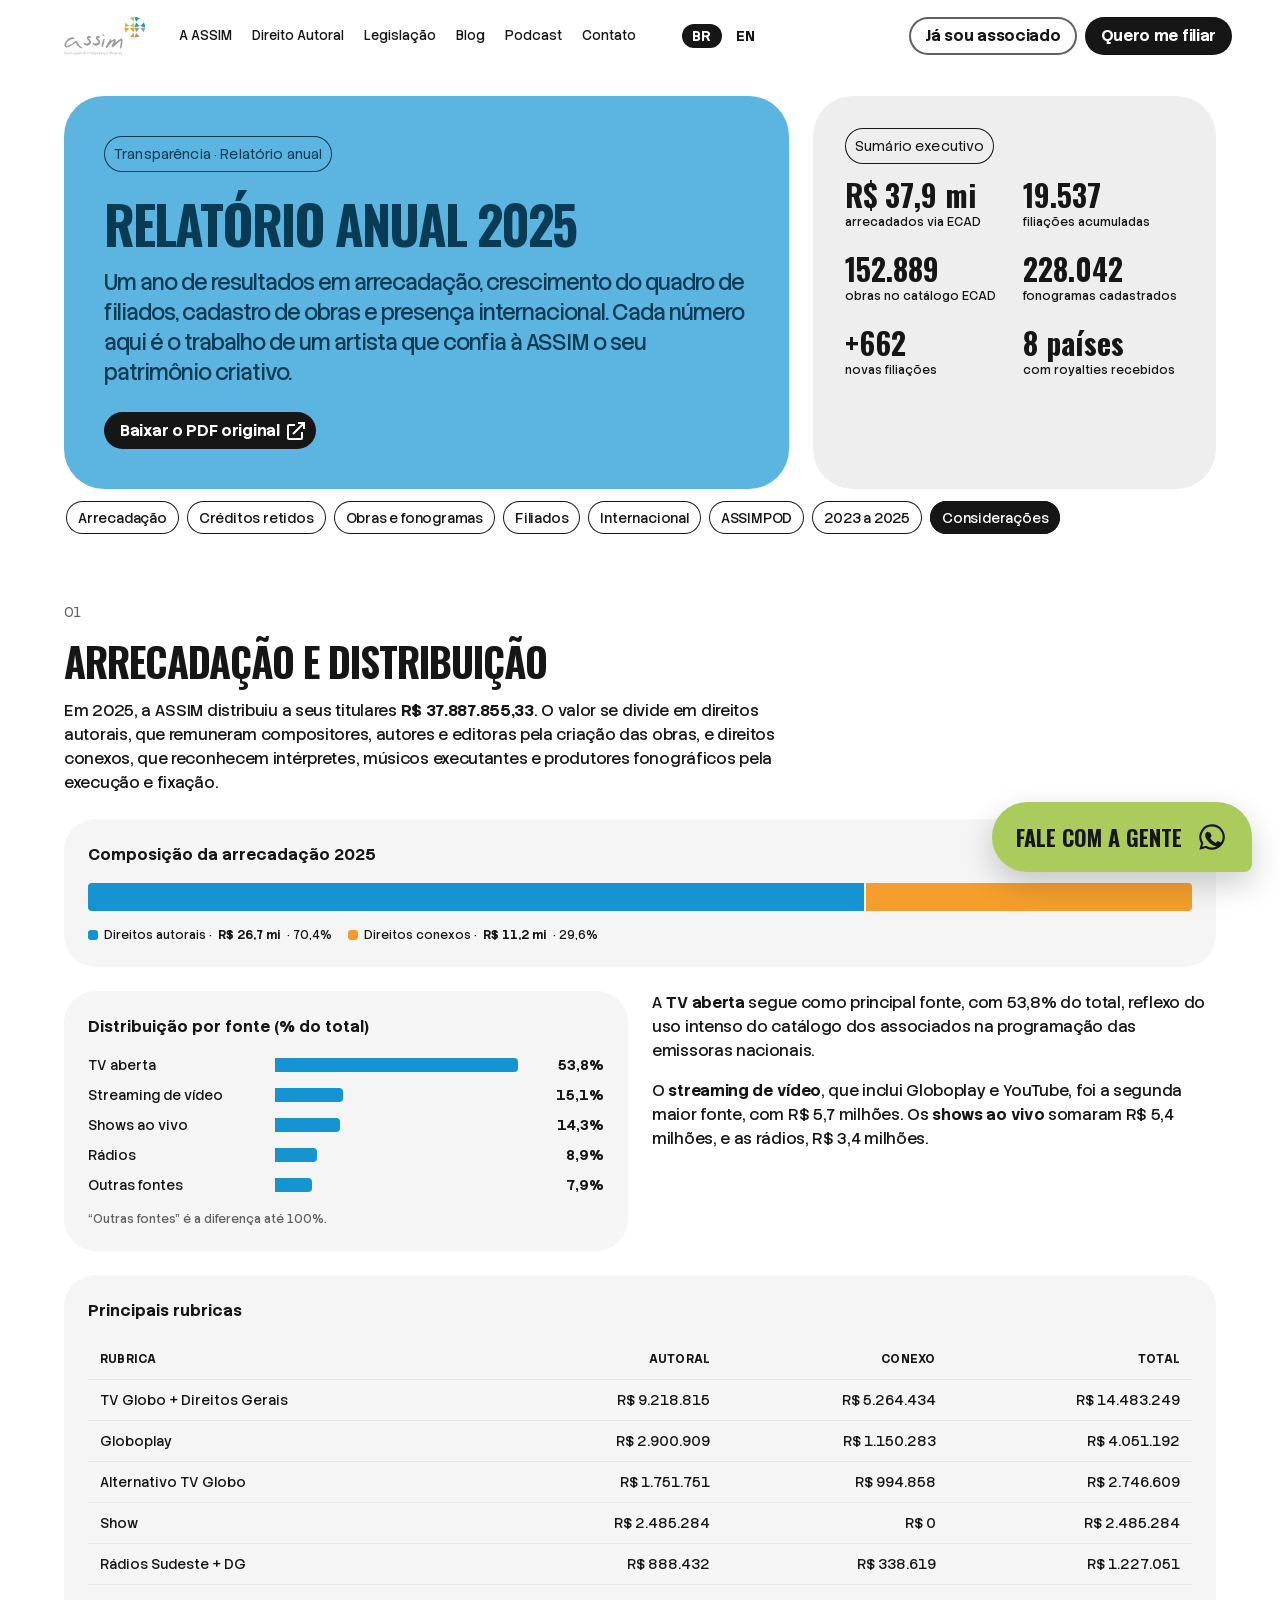
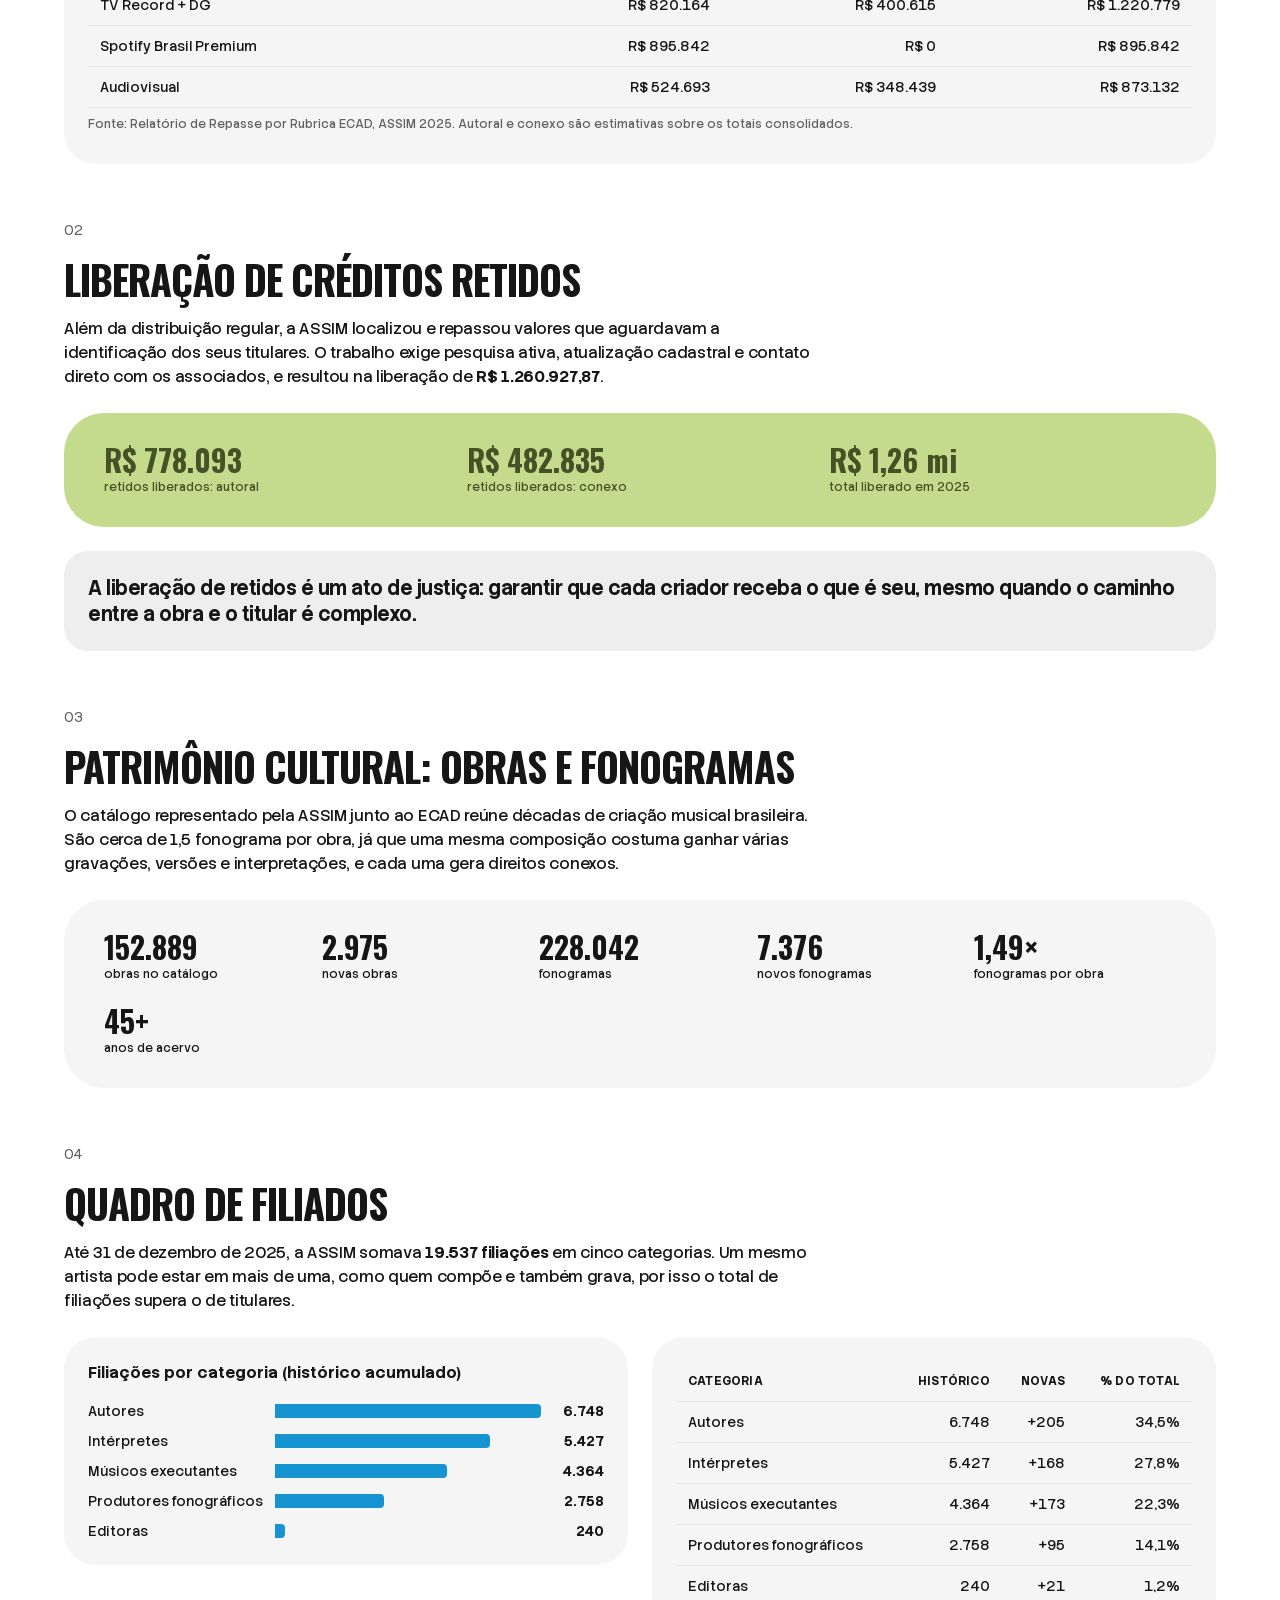
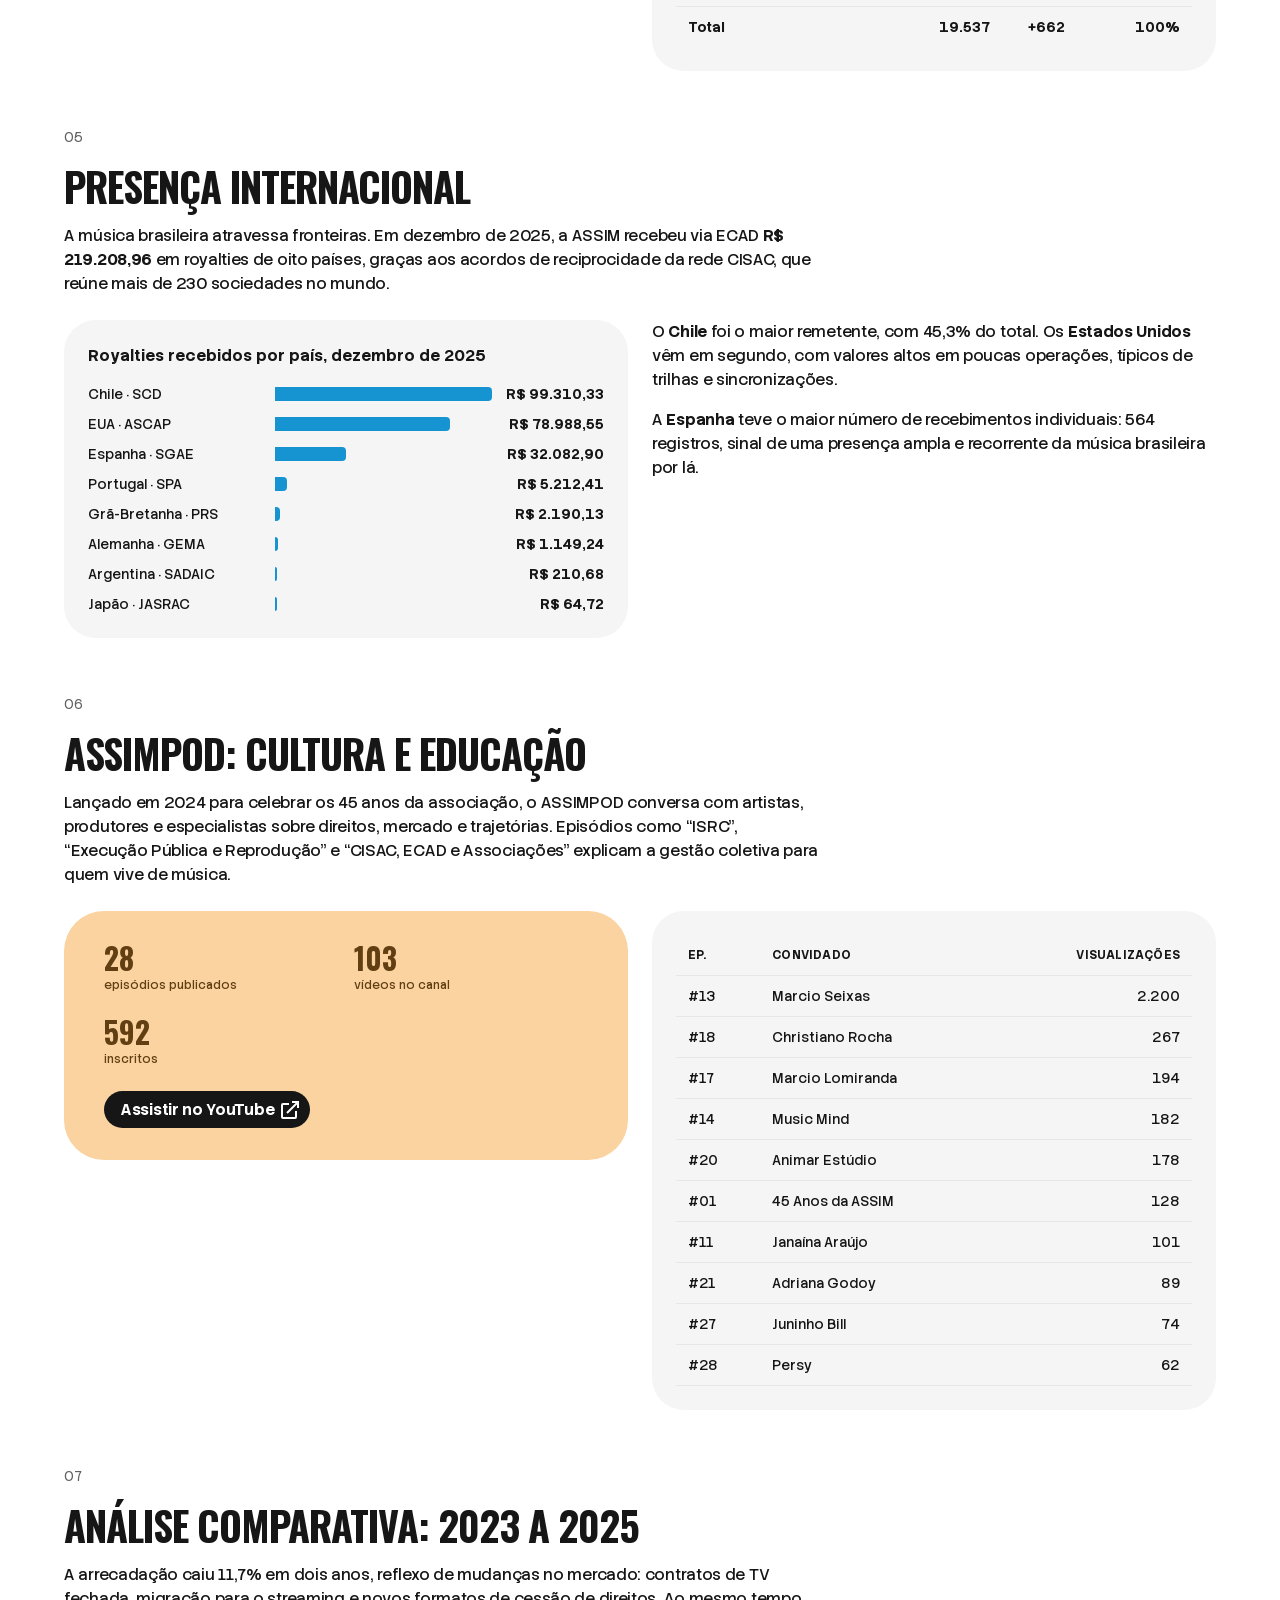
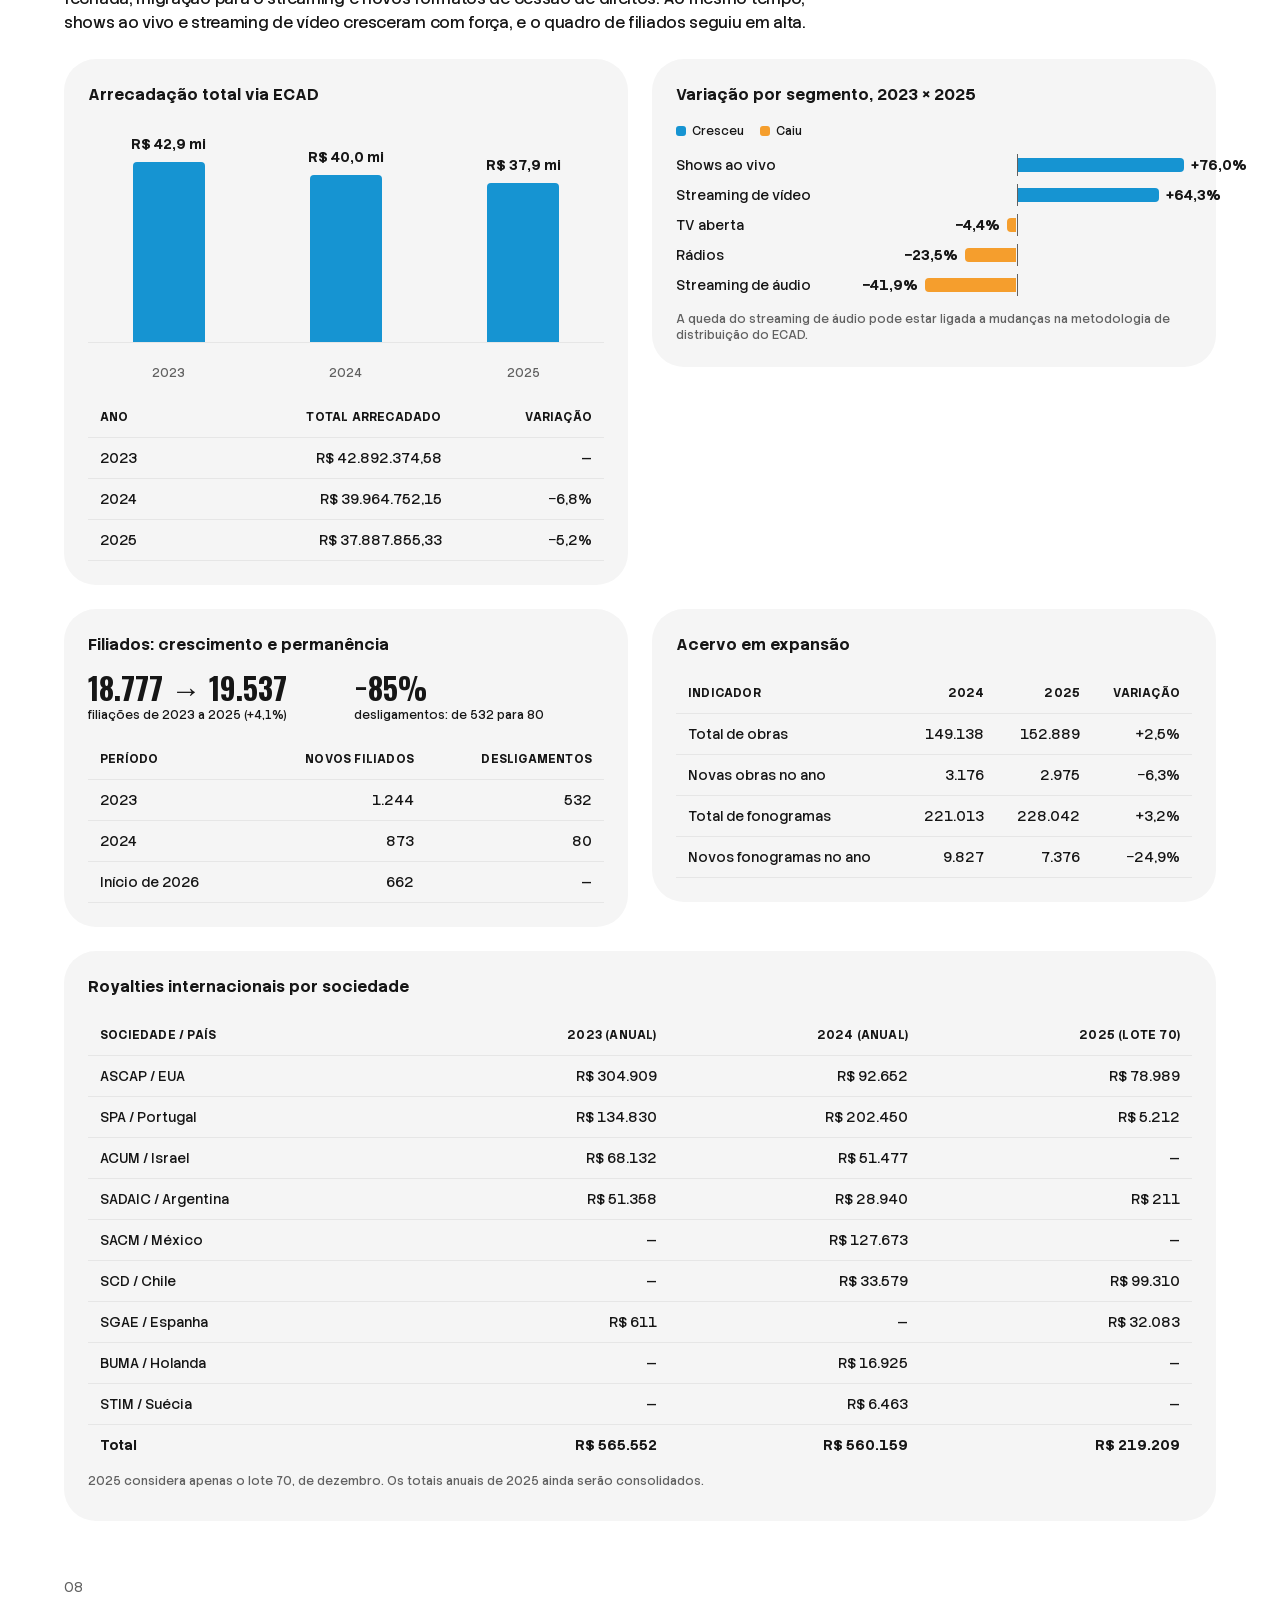
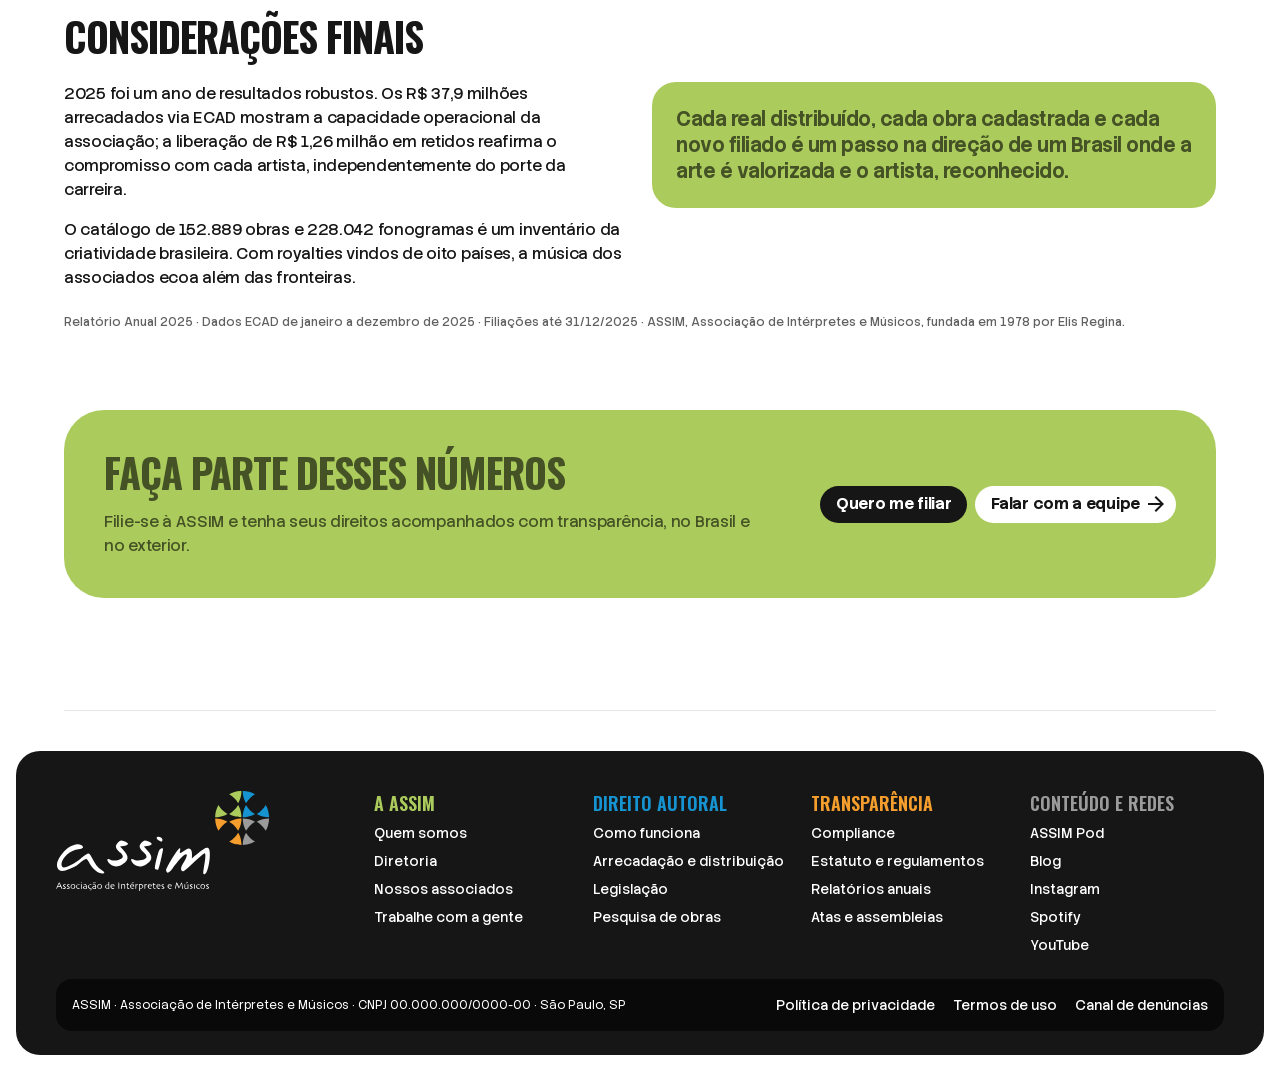
<file: relatorio-anual.html>
<!doctype html>
<html lang="pt-BR">
<head>
<meta charset="utf-8">
<meta name="viewport" content="width=device-width, initial-scale=1">
<title>Relatório anual 2025 · ASSIM</title>
<meta name="description" content="Arrecadação, filiados, obras, fonogramas e royalties internacionais da ASSIM em 2025.">
<link rel="preload" href="assets/fonts/Oswald-latin-400-700.woff2" as="font" type="font/woff2" crossorigin>
<link rel="preload" href="assets/fonts/StackSansText-latin-200-700.woff2" as="font" type="font/woff2" crossorigin>
<link rel="stylesheet" href="assets/css/assim.css">
</head>
<body class="as-root">
<a class="skip as-btn as-btn--dark" href="#conteudo">Ir para o conteúdo</a>
<div class="frame">
<header class="as-header site-header" data-hdr data-menu="closed">
  <div class="as-header__group" data-hdr-left>
    <div class="as-header__brand" data-hdr-brand>
      <a href="index.html" aria-label="ASSIM, página inicial"><img src="assets/img/logo-assim.svg" alt="ASSIM" width="81" height="38"></a>
      <nav class="as-nav" data-hdr-nav aria-label="Principal"><a href="quem-somos.html">A ASSIM</a><a href="direito-autoral.html">Direito Autoral</a><a href="legislacao.html">Legislação</a><a href="blog.html">Blog</a><a href="https://www.youtube.com/@assimpod" target="_blank" rel="noopener">Podcast</a><a href="contato.html">Contato</a></nav>
    </div>
    <div class="as-toggle" data-lang="pt" data-hdr-lang>
      <div class="as-toggle__track"><span class="as-toggle__pill"></span><button type="button" data-lang="pt" aria-pressed="true">BR</button><button type="button" data-lang="en" aria-pressed="false">EN</button></div>
    </div>
  </div>
  <div class="as-header__actions" data-hdr-cta>
    <a class="as-btn as-btn--outline" href="painel.html">Já sou associado</a>
    <button type="button" class="as-btn as-btn--dark" data-open-filiacao>Quero me filiar</button>
  </div>
  <button type="button" data-hdr-burger aria-expanded="false" aria-label="Abrir menu"><svg data-i="open" width="24" height="24" viewBox="0 0 24 24" fill="currentColor" aria-hidden="true"><path d="M3 6h18v2H3zM3 11h18v2H3zM3 16h18v2H3z"></path></svg><svg data-i="close" width="24" height="24" viewBox="0 0 24 24" fill="currentColor" aria-hidden="true"><path d="M19 6.4 17.6 5 12 10.6 6.4 5 5 6.4 10.6 12 5 17.6 6.4 19 12 13.4 17.6 19 19 17.6 13.4 12z"></path></svg></button>
</header>
<main id="conteudo">

<section class="wrap hero">
  <div class="hero__card on-blue-soft">
    <span class="as-chip as-chip--eyebrow">Transparência · Relatório anual</span>
    <div class="stack"><h1 class="h1">Relatório anual 2025</h1>
      <p class="lead">Um ano de resultados em arrecadação, crescimento do quadro de filiados, cadastro de obras e presença internacional. Cada número aqui é o trabalho de um artista que confia à ASSIM o seu patrimônio criativo.</p></div>
    <a class="as-btn as-btn--dark as-btn--icon-end" href="https://www.assim.org.br/_files/ugd/c5ec8a_fb00c6163fbc430d8da64f472408cd1d.pdf" target="_blank" rel="noopener">Baixar o PDF original<svg viewBox="0 0 24 24" fill="currentColor" aria-hidden="true"><path d="M14 3h7v7h-2V6.4l-9.3 9.3-1.4-1.4L17.6 5H14V3ZM5 5h6v2H5v12h12v-6h2v6a2 2 0 0 1-2 2H5a2 2 0 0 1-2-2V7a2 2 0 0 1 2-2Z"/></svg></a>
  </div>
  <div class="hero__side on-sunken">
    <span class="as-chip as-chip--eyebrow" style="align-self:flex-start">Sumário executivo</span>
    <div class="as-stats "><div class="as-stat"><b>R$ 37,9 mi</b><span>arrecadados via ECAD</span></div><div class="as-stat"><b>19.537</b><span>filiações acumuladas</span></div><div class="as-stat"><b>152.889</b><span>obras no catálogo ECAD</span></div><div class="as-stat"><b>228.042</b><span>fonogramas cadastrados</span></div><div class="as-stat"><b>+662</b><span>novas filiações</span></div><div class="as-stat"><b>8 países</b><span>com royalties recebidos</span></div></div>
  </div>
</section>

<nav class="toc" aria-label="Seções do relatório"><div class="wrap"><div class="chips"><a class="as-chip" href="#arrecadacao">Arrecadação</a><a class="as-chip" href="#retidos">Créditos retidos</a><a class="as-chip" href="#acervo">Obras e fonogramas</a><a class="as-chip" href="#filiados">Filiados</a><a class="as-chip" href="#internacional">Internacional</a><a class="as-chip" href="#assimpod">ASSIMPOD</a><a class="as-chip" href="#comparativo">2023 a 2025</a><a class="as-chip" href="#consideracoes">Considerações</a></div></div></nav>

<div class="wrap">

<section class="report-section" id="arrecadacao">
  <div class="stack" data-reveal><span class="report-section__n">01</span><h2 class="h2">Arrecadação e distribuição</h2>
    <div class="prose"><p>Em 2025, a ASSIM distribuiu a seus titulares <b>R$ 37.887.855,33</b>. O valor se divide em direitos autorais, que remuneram compositores, autores e editoras pela criação das obras, e direitos conexos, que reconhecem intérpretes, músicos executantes e produtores fonográficos pela execução e fixação.</p></div></div>
  <figure class="panel" data-reveal style="margin:0">
    <figcaption class="panel__title">Composição da arrecadação 2025</figcaption>
    <div class="stackbar" role="img" aria-label="Direitos autorais 70,4%, R$ 26,7 milhões; direitos conexos 29,6%, R$ 11,2 milhões">
      <div style="width:70.4%;background:var(--blue-500)" data-tip="Direitos autorais: R$ 26,7 mi (70,4%)"></div>
      <div style="width:29.6%;background:var(--orange-500)" data-tip="Direitos conexos: R$ 11,2 mi (29,6%)"></div>
    </div>
    <div class="legend"><span><i style="background:var(--blue-500)"></i>Direitos autorais · <b>R$ 26,7 mi</b> · 70,4%</span><span><i style="background:var(--orange-500)"></i>Direitos conexos · <b>R$ 11,2 mi</b> · 29,6%</span></div>
  </figure>
  <div class="split">
    <figure class="panel" data-reveal style="margin:0">
      <figcaption class="panel__title">Distribuição por fonte (% do total)</figcaption>
      <ul class="hbars"><li class="hbar"><span class="hbar__label">TV aberta</span><span class="hbar__track"><span class="hbar__fill" style="width:89.67%;background:var(--blue-500)" data-tip="TV aberta: 53,8% · mais de R$ 20 mi"></span></span><span class="hbar__value">53,8%</span></li><li class="hbar"><span class="hbar__label">Streaming de vídeo</span><span class="hbar__track"><span class="hbar__fill" style="width:25.17%;background:var(--blue-500)" data-tip="Streaming de vídeo: 15,1% · R$ 5,7 mi"></span></span><span class="hbar__value">15,1%</span></li><li class="hbar"><span class="hbar__label">Shows ao vivo</span><span class="hbar__track"><span class="hbar__fill" style="width:23.83%;background:var(--blue-500)" data-tip="Shows ao vivo: 14,3% · R$ 5,4 mi"></span></span><span class="hbar__value">14,3%</span></li><li class="hbar"><span class="hbar__label">Rádios</span><span class="hbar__track"><span class="hbar__fill" style="width:14.83%;background:var(--blue-500)" data-tip="Rádios: 8,9% · R$ 3,4 mi"></span></span><span class="hbar__value">8,9%</span></li><li class="hbar"><span class="hbar__label">Outras fontes</span><span class="hbar__track"><span class="hbar__fill" style="width:13.17%;background:var(--blue-500)" data-tip="Outras fontes: 7,9% · cerca de R$ 3 mi"></span></span><span class="hbar__value">7,9%</span></li></ul>
      <p class="caption">“Outras fontes” é a diferença até 100%.</p>
    </figure>
    <div class="prose" data-reveal>
      <p>A <b>TV aberta</b> segue como principal fonte, com 53,8% do total, reflexo do uso intenso do catálogo dos associados na programação das emissoras nacionais.</p>
      <p>O <b>streaming de vídeo</b>, que inclui Globoplay e YouTube, foi a segunda maior fonte, com R$ 5,7 milhões. Os <b>shows ao vivo</b> somaram R$ 5,4 milhões, e as rádios, R$ 3,4 milhões.</p>
    </div>
  </div>
  <div class="panel" data-reveal>
    <h3 class="panel__title">Principais rubricas</h3>
    <div class="table-wrap"><table class="table"><caption>Fonte: Relatório de Repasse por Rubrica ECAD, ASSIM 2025. Autoral e conexo são estimativas sobre os totais consolidados.</caption><thead><tr><th scope="col">Rubrica</th><th scope="col" class="num">Autoral</th><th scope="col" class="num">Conexo</th><th scope="col" class="num">Total</th></tr></thead><tbody><tr><td>TV Globo + Direitos Gerais</td><td class="num">R$ 9.218.815</td><td class="num">R$ 5.264.434</td><td class="num">R$ 14.483.249</td></tr><tr><td>Globoplay</td><td class="num">R$ 2.900.909</td><td class="num">R$ 1.150.283</td><td class="num">R$ 4.051.192</td></tr><tr><td>Alternativo TV Globo</td><td class="num">R$ 1.751.751</td><td class="num">R$ 994.858</td><td class="num">R$ 2.746.609</td></tr><tr><td>Show</td><td class="num">R$ 2.485.284</td><td class="num">R$ 0</td><td class="num">R$ 2.485.284</td></tr><tr><td>Rádios Sudeste + DG</td><td class="num">R$ 888.432</td><td class="num">R$ 338.619</td><td class="num">R$ 1.227.051</td></tr><tr><td>TV Record + DG</td><td class="num">R$ 820.164</td><td class="num">R$ 400.615</td><td class="num">R$ 1.220.779</td></tr><tr><td>Spotify Brasil Premium</td><td class="num">R$ 895.842</td><td class="num">R$ 0</td><td class="num">R$ 895.842</td></tr><tr><td>Audiovisual</td><td class="num">R$ 524.693</td><td class="num">R$ 348.439</td><td class="num">R$ 873.132</td></tr></tbody></table></div>
  </div>
</section>

<section class="report-section" id="retidos">
  <div class="stack" data-reveal><span class="report-section__n">02</span><h2 class="h2">Liberação de créditos retidos</h2>
    <div class="prose"><p>Além da distribuição regular, a ASSIM localizou e repassou valores que aguardavam a identificação dos seus titulares. O trabalho exige pesquisa ativa, atualização cadastral e contato direto com os associados, e resultou na liberação de <b>R$ 1.260.927,87</b>.</p></div></div>
  <div class="stats-band on-green-soft" data-reveal><div class="as-stats "><div class="as-stat"><b>R$ 778.093</b><span>retidos liberados: autoral</span></div><div class="as-stat"><b>R$ 482.835</b><span>retidos liberados: conexo</span></div><div class="as-stat"><b>R$ 1,26 mi</b><span>total liberado em 2025</span></div></div></div>
  <blockquote class="quote on-sunken" data-reveal>A liberação de retidos é um ato de justiça: garantir que cada criador receba o que é seu, mesmo quando o caminho entre a obra e o titular é complexo.</blockquote>
</section>

<section class="report-section" id="acervo">
  <div class="stack" data-reveal><span class="report-section__n">03</span><h2 class="h2">Patrimônio cultural: obras e fonogramas</h2>
    <div class="prose"><p>O catálogo representado pela ASSIM junto ao ECAD reúne décadas de criação musical brasileira. São cerca de 1,5 fonograma por obra, já que uma mesma composição costuma ganhar várias gravações, versões e interpretações, e cada uma gera direitos conexos.</p></div></div>
  <div class="stats-band on-page" data-reveal><div class="as-stats "><div class="as-stat"><b>152.889</b><span>obras no catálogo</span></div><div class="as-stat"><b>2.975</b><span>novas obras</span></div><div class="as-stat"><b>228.042</b><span>fonogramas</span></div><div class="as-stat"><b>7.376</b><span>novos fonogramas</span></div><div class="as-stat"><b>1,49×</b><span>fonogramas por obra</span></div><div class="as-stat"><b>45+</b><span>anos de acervo</span></div></div></div>
</section>

<section class="report-section" id="filiados">
  <div class="stack" data-reveal><span class="report-section__n">04</span><h2 class="h2">Quadro de filiados</h2>
    <div class="prose"><p>Até 31 de dezembro de 2025, a ASSIM somava <b>19.537 filiações</b> em cinco categorias. Um mesmo artista pode estar em mais de uma, como quem compõe e também grava, por isso o total de filiações supera o de titulares.</p></div></div>
  <div class="split">
    <figure class="panel" data-reveal style="margin:0">
      <figcaption class="panel__title">Filiações por categoria (histórico acumulado)</figcaption>
      <ul class="hbars"><li class="hbar"><span class="hbar__label">Autores</span><span class="hbar__track"><span class="hbar__fill" style="width:96.40%;background:var(--blue-500)" data-tip="Autores: 6.748 filiações · +205 novas"></span></span><span class="hbar__value">6.748</span></li><li class="hbar"><span class="hbar__label">Intérpretes</span><span class="hbar__track"><span class="hbar__fill" style="width:77.53%;background:var(--blue-500)" data-tip="Intérpretes: 5.427 filiações · +168 novas"></span></span><span class="hbar__value">5.427</span></li><li class="hbar"><span class="hbar__label">Músicos executantes</span><span class="hbar__track"><span class="hbar__fill" style="width:62.34%;background:var(--blue-500)" data-tip="Músicos executantes: 4.364 filiações · +173 novas"></span></span><span class="hbar__value">4.364</span></li><li class="hbar"><span class="hbar__label">Produtores fonográficos</span><span class="hbar__track"><span class="hbar__fill" style="width:39.40%;background:var(--blue-500)" data-tip="Produtores fonográficos: 2.758 filiações · +95 novas"></span></span><span class="hbar__value">2.758</span></li><li class="hbar"><span class="hbar__label">Editoras</span><span class="hbar__track"><span class="hbar__fill" style="width:3.43%;background:var(--blue-500)" data-tip="Editoras: 240 filiações · +21 novas"></span></span><span class="hbar__value">240</span></li></ul>
    </figure>
    <div class="panel" data-reveal>
      <div class="table-wrap"><table class="table"><thead><tr><th scope="col">Categoria</th><th scope="col" class="num">Histórico</th><th scope="col" class="num">Novas</th><th scope="col" class="num">% do total</th></tr></thead><tbody><tr><td>Autores</td><td class="num">6.748</td><td class="num">+205</td><td class="num">34,5%</td></tr><tr><td>Intérpretes</td><td class="num">5.427</td><td class="num">+168</td><td class="num">27,8%</td></tr><tr><td>Músicos executantes</td><td class="num">4.364</td><td class="num">+173</td><td class="num">22,3%</td></tr><tr><td>Produtores fonográficos</td><td class="num">2.758</td><td class="num">+95</td><td class="num">14,1%</td></tr><tr><td>Editoras</td><td class="num">240</td><td class="num">+21</td><td class="num">1,2%</td></tr></tbody><tfoot><tr><td>Total</td><td class="num">19.537</td><td class="num">+662</td><td class="num">100%</td></tr></tfoot></table></div>
    </div>
  </div>
</section>

<section class="report-section" id="internacional">
  <div class="stack" data-reveal><span class="report-section__n">05</span><h2 class="h2">Presença internacional</h2>
    <div class="prose"><p>A música brasileira atravessa fronteiras. Em dezembro de 2025, a ASSIM recebeu via ECAD <b>R$ 219.208,96</b> em royalties de oito países, graças aos acordos de reciprocidade da rede CISAC, que reúne mais de 230 sociedades no mundo.</p></div></div>
  <div class="split">
    <figure class="panel" data-reveal style="margin:0">
      <figcaption class="panel__title">Royalties recebidos por país, dezembro de 2025</figcaption>
      <ul class="hbars"><li class="hbar"><span class="hbar__label">Chile · SCD</span><span class="hbar__track"><span class="hbar__fill" style="width:99.31%;background:var(--blue-500)" data-tip="Chile · SCD: R$ 99.310,33 (45,3%)"></span></span><span class="hbar__value">R$ 99.310,33</span></li><li class="hbar"><span class="hbar__label">EUA · ASCAP</span><span class="hbar__track"><span class="hbar__fill" style="width:78.99%;background:var(--blue-500)" data-tip="EUA · ASCAP: R$ 78.988,55 (36,0%)"></span></span><span class="hbar__value">R$ 78.988,55</span></li><li class="hbar"><span class="hbar__label">Espanha · SGAE</span><span class="hbar__track"><span class="hbar__fill" style="width:32.08%;background:var(--blue-500)" data-tip="Espanha · SGAE: R$ 32.082,90 (14,6%)"></span></span><span class="hbar__value">R$ 32.082,90</span></li><li class="hbar"><span class="hbar__label">Portugal · SPA</span><span class="hbar__track"><span class="hbar__fill" style="width:5.21%;background:var(--blue-500)" data-tip="Portugal · SPA: R$ 5.212,41 (2,4%)"></span></span><span class="hbar__value">R$ 5.212,41</span></li><li class="hbar"><span class="hbar__label">Grã-Bretanha · PRS</span><span class="hbar__track"><span class="hbar__fill" style="width:2.19%;background:var(--blue-500)" data-tip="Grã-Bretanha · PRS: R$ 2.190,13 (1,0%)"></span></span><span class="hbar__value">R$ 2.190,13</span></li><li class="hbar"><span class="hbar__label">Alemanha · GEMA</span><span class="hbar__track"><span class="hbar__fill" style="width:1.15%;background:var(--blue-500)" data-tip="Alemanha · GEMA: R$ 1.149,24 (0,5%)"></span></span><span class="hbar__value">R$ 1.149,24</span></li><li class="hbar"><span class="hbar__label">Argentina · SADAIC</span><span class="hbar__track"><span class="hbar__fill" style="width:0.21%;background:var(--blue-500)" data-tip="Argentina · SADAIC: R$ 210,68 (0,1%)"></span></span><span class="hbar__value">R$ 210,68</span></li><li class="hbar"><span class="hbar__label">Japão · JASRAC</span><span class="hbar__track"><span class="hbar__fill" style="width:0.06%;background:var(--blue-500)" data-tip="Japão · JASRAC: R$ 64,72 (0,0%)"></span></span><span class="hbar__value">R$ 64,72</span></li></ul>
    </figure>
    <div class="prose" data-reveal>
      <p>O <b>Chile</b> foi o maior remetente, com 45,3% do total. Os <b>Estados Unidos</b> vêm em segundo, com valores altos em poucas operações, típicos de trilhas e sincronizações.</p>
      <p>A <b>Espanha</b> teve o maior número de recebimentos individuais: 564 registros, sinal de uma presença ampla e recorrente da música brasileira por lá.</p>
    </div>
  </div>
</section>

<section class="report-section" id="assimpod">
  <div class="stack" data-reveal><span class="report-section__n">06</span><h2 class="h2">ASSIMPOD: cultura e educação</h2>
    <div class="prose"><p>Lançado em 2024 para celebrar os 45 anos da associação, o ASSIMPOD conversa com artistas, produtores e especialistas sobre direitos, mercado e trajetórias. Episódios como “ISRC”, “Execução Pública e Reprodução” e “CISAC, ECAD e Associações” explicam a gestão coletiva para quem vive de música.</p></div></div>
  <div class="split">
    <div class="stats-band on-orange-soft" data-reveal><div class="as-stats "><div class="as-stat"><b>28</b><span>episódios publicados</span></div><div class="as-stat"><b>103</b><span>vídeos no canal</span></div><div class="as-stat"><b>592</b><span>inscritos</span></div></div>
      <a class="as-btn as-btn--dark as-btn--icon-end" href="https://www.youtube.com/@assimpod" target="_blank" rel="noopener" style="margin-top:24px">Assistir no YouTube<svg viewBox="0 0 24 24" fill="currentColor" aria-hidden="true"><path d="M14 3h7v7h-2V6.4l-9.3 9.3-1.4-1.4L17.6 5H14V3ZM5 5h6v2H5v12h12v-6h2v6a2 2 0 0 1-2 2H5a2 2 0 0 1-2-2V7a2 2 0 0 1 2-2Z"/></svg></a></div>
    <div class="panel" data-reveal><div class="table-wrap"><table class="table"><thead><tr><th scope="col">Ep.</th><th scope="col">Convidado</th><th scope="col" class="num">Visualizações</th></tr></thead><tbody><tr><td>#13</td><td>Marcio Seixas</td><td class="num">2.200</td></tr><tr><td>#18</td><td>Christiano Rocha</td><td class="num">267</td></tr><tr><td>#17</td><td>Marcio Lomiranda</td><td class="num">194</td></tr><tr><td>#14</td><td>Music Mind</td><td class="num">182</td></tr><tr><td>#20</td><td>Animar Estúdio</td><td class="num">178</td></tr><tr><td>#01</td><td>45 Anos da ASSIM</td><td class="num">128</td></tr><tr><td>#11</td><td>Janaína Araújo</td><td class="num">101</td></tr><tr><td>#21</td><td>Adriana Godoy</td><td class="num">89</td></tr><tr><td>#27</td><td>Juninho Bill</td><td class="num">74</td></tr><tr><td>#28</td><td>Persy</td><td class="num">62</td></tr></tbody></table></div></div>
  </div>
</section>

<section class="report-section" id="comparativo">
  <div class="stack" data-reveal><span class="report-section__n">07</span><h2 class="h2">Análise comparativa: 2023 a 2025</h2>
    <div class="prose"><p>A arrecadação caiu 11,7% em dois anos, reflexo de mudanças no mercado: contratos de TV fechada, migração para o streaming e novos formatos de cessão de direitos. Ao mesmo tempo, shows ao vivo e streaming de vídeo cresceram com força, e o quadro de filiados seguiu em alta.</p></div></div>
  <div class="split">
    <figure class="panel" data-reveal style="margin:0">
      <figcaption class="panel__title">Arrecadação total via ECAD</figcaption>
      <div class="cols"><div class="col"><span class="col__v">R$ 42,9 mi</span><span class="col__bar" style="height:82.0%" data-tip="2023: R$ 42.892.374,58"></span></div><div class="col"><span class="col__v">R$ 40,0 mi</span><span class="col__bar" style="height:76.4%" data-tip="2024: R$ 39.964.752,15"></span></div><div class="col"><span class="col__v">R$ 37,9 mi</span><span class="col__bar" style="height:72.4%" data-tip="2025: R$ 37.887.855,33"></span></div></div><div class="cols-x"><span>2023</span><span>2024</span><span>2025</span></div>
      <div class="table-wrap"><table class="table"><thead><tr><th scope="col">Ano</th><th scope="col" class="num">Total arrecadado</th><th scope="col" class="num">Variação</th></tr></thead><tbody><tr><td>2023</td><td class="num">R$ 42.892.374,58</td><td class="num">—</td></tr><tr><td>2024</td><td class="num">R$ 39.964.752,15</td><td class="num">−6,8%</td></tr><tr><td>2025</td><td class="num">R$ 37.887.855,33</td><td class="num">−5,2%</td></tr></tbody></table></div>
    </figure>
    <figure class="panel" data-reveal style="margin:0">
      <figcaption class="panel__title">Variação por segmento, 2023 × 2025</figcaption>
      <div class="legend"><span><i style="background:var(--blue-500)"></i>Cresceu</span><span><i style="background:var(--orange-500)"></i>Caiu</span></div>
      <ul class="diverge"><li><span>Shows ao vivo</span><span class="diverge__axis"><span class="diverge__bar diverge__bar--up" style="width:47.50%" data-tip="Shows ao vivo: +76,0% (R$ 3,1 mi → R$ 5,4 mi)"></span><span class="diverge__v" style="left:calc(50% + 47.50% + 8px)">+76,0%</span></span></li><li><span>Streaming de vídeo</span><span class="diverge__axis"><span class="diverge__bar diverge__bar--up" style="width:40.19%" data-tip="Streaming de vídeo: +64,3% (R$ 3,5 mi → R$ 5,7 mi)"></span><span class="diverge__v" style="left:calc(50% + 40.19% + 8px)">+64,3%</span></span></li><li><span>TV aberta</span><span class="diverge__axis"><span class="diverge__bar diverge__bar--down" style="width:2.75%" data-tip="TV aberta: −4,4%"></span><span class="diverge__v" style="right:calc(50% + 2.75% + 8px)">−4,4%</span></span></li><li><span>Rádios</span><span class="diverge__axis"><span class="diverge__bar diverge__bar--down" style="width:14.69%" data-tip="Rádios: −23,5%"></span><span class="diverge__v" style="right:calc(50% + 14.69% + 8px)">−23,5%</span></span></li><li><span>Streaming de áudio</span><span class="diverge__axis"><span class="diverge__bar diverge__bar--down" style="width:26.19%" data-tip="Streaming de áudio: −41,9%"></span><span class="diverge__v" style="right:calc(50% + 26.19% + 8px)">−41,9%</span></span></li></ul>
      <p class="caption">A queda do streaming de áudio pode estar ligada a mudanças na metodologia de distribuição do ECAD.</p>
    </figure>
  </div>
  <div class="split">
    <div class="panel" data-reveal>
      <h3 class="panel__title">Filiados: crescimento e permanência</h3>
      <div class="as-stats "><div class="as-stat"><b>18.777 → 19.537</b><span>filiações de 2023 a 2025 (+4,1%)</span></div><div class="as-stat"><b>−85%</b><span>desligamentos: de 532 para 80</span></div></div>
      <div class="table-wrap"><table class="table"><thead><tr><th scope="col">Período</th><th scope="col" class="num">Novos filiados</th><th scope="col" class="num">Desligamentos</th></tr></thead><tbody><tr><td>2023</td><td class="num">1.244</td><td class="num">532</td></tr><tr><td>2024</td><td class="num">873</td><td class="num">80</td></tr><tr><td>Início de 2026</td><td class="num">662</td><td class="num">—</td></tr></tbody></table></div>
    </div>
    <div class="panel" data-reveal>
      <h3 class="panel__title">Acervo em expansão</h3>
      <div class="table-wrap"><table class="table"><thead><tr><th scope="col">Indicador</th><th scope="col" class="num">2024</th><th scope="col" class="num">2025</th><th scope="col" class="num">Variação</th></tr></thead><tbody><tr><td>Total de obras</td><td class="num">149.138</td><td class="num">152.889</td><td class="num">+2,5%</td></tr><tr><td>Novas obras no ano</td><td class="num">3.176</td><td class="num">2.975</td><td class="num">−6,3%</td></tr><tr><td>Total de fonogramas</td><td class="num">221.013</td><td class="num">228.042</td><td class="num">+3,2%</td></tr><tr><td>Novos fonogramas no ano</td><td class="num">9.827</td><td class="num">7.376</td><td class="num">−24,9%</td></tr></tbody></table></div>
    </div>
  </div>
  <div class="panel" data-reveal>
    <h3 class="panel__title">Royalties internacionais por sociedade</h3>
    <div class="table-wrap"><table class="table"><caption>2025 considera apenas o lote 70, de dezembro. Os totais anuais de 2025 ainda serão consolidados.</caption><thead><tr><th scope="col">Sociedade / país</th><th scope="col" class="num">2023 (anual)</th><th scope="col" class="num">2024 (anual)</th><th scope="col" class="num">2025 (lote 70)</th></tr></thead><tbody><tr><td>ASCAP / EUA</td><td class="num">R$ 304.909</td><td class="num">R$ 92.652</td><td class="num">R$ 78.989</td></tr><tr><td>SPA / Portugal</td><td class="num">R$ 134.830</td><td class="num">R$ 202.450</td><td class="num">R$ 5.212</td></tr><tr><td>ACUM / Israel</td><td class="num">R$ 68.132</td><td class="num">R$ 51.477</td><td class="num">—</td></tr><tr><td>SADAIC / Argentina</td><td class="num">R$ 51.358</td><td class="num">R$ 28.940</td><td class="num">R$ 211</td></tr><tr><td>SACM / México</td><td class="num">—</td><td class="num">R$ 127.673</td><td class="num">—</td></tr><tr><td>SCD / Chile</td><td class="num">—</td><td class="num">R$ 33.579</td><td class="num">R$ 99.310</td></tr><tr><td>SGAE / Espanha</td><td class="num">R$ 611</td><td class="num">—</td><td class="num">R$ 32.083</td></tr><tr><td>BUMA / Holanda</td><td class="num">—</td><td class="num">R$ 16.925</td><td class="num">—</td></tr><tr><td>STIM / Suécia</td><td class="num">—</td><td class="num">R$ 6.463</td><td class="num">—</td></tr></tbody><tfoot><tr><td>Total</td><td class="num">R$ 565.552</td><td class="num">R$ 560.159</td><td class="num">R$ 219.209</td></tr></tfoot></table></div>
  </div>
</section>

<section class="report-section" id="consideracoes" style="padding-bottom:var(--space-6)">
  <div class="stack" data-reveal><span class="report-section__n">08</span><h2 class="h2">Considerações finais</h2></div>
  <div class="split">
    <div class="prose" data-reveal>
      <p>2025 foi um ano de resultados robustos. Os R$ 37,9 milhões arrecadados via ECAD mostram a capacidade operacional da associação; a liberação de R$ 1,26 milhão em retidos reafirma o compromisso com cada artista, independentemente do porte da carreira.</p>
      <p>O catálogo de 152.889 obras e 228.042 fonogramas é um inventário da criatividade brasileira. Com royalties vindos de oito países, a música dos associados ecoa além das fronteiras.</p>
    </div>
    <blockquote class="quote on-green" data-reveal>Cada real distribuído, cada obra cadastrada e cada novo filiado é um passo na direção de um Brasil onde a arte é valorizada e o artista, reconhecido.</blockquote>
  </div>
  <p class="caption" data-reveal>Relatório Anual 2025 · Dados ECAD de janeiro a dezembro de 2025 · Filiações até 31/12/2025 · ASSIM, Associação de Intérpretes e Músicos, fundada em 1978 por Elis Regina.</p>
</section>

</div>
<section class="section"><div class="wrap"><div class="hero__card on-green" data-reveal style="flex-direction:row;flex-wrap:wrap;align-items:center;justify-content:space-between">
  <div class="stack" style="flex:1 1 420px;align-self:auto"><h2 class="h2">Faça parte desses números</h2><p class="body">Filie-se à ASSIM e tenha seus direitos acompanhados com transparência, no Brasil e no exterior.</p></div>
  <div style="display:flex;gap:8px;flex-wrap:wrap"><button type="button" class="as-btn as-btn--dark" data-open-filiacao>Quero me filiar</button><a class="as-btn as-btn--white as-btn--icon-end" href="contato.html" style="color:var(--ink)">Falar com a equipe<svg class="arrow" viewBox="0 0 24 24" fill="currentColor" aria-hidden="true"><path d="M 12.175 9 L 0 9 L 0 7 L 12.175 7 L 6.575 1.4 L 8 0 L 16 8 L 8 16 L 6.575 14.6 L 12.175 9 Z" transform="translate(4 4)"/></svg></a></div>
</div></div></section>
</main>
<div class="wrap" style="margin-top:var(--space-14)"><div style="height:1px;background:var(--line);margin-bottom:40px"></div></div>
<footer class="as-footer site-footer" data-footer>
  <div class="as-footer__cols">
    <div class="as-footer__logo"><img src="assets/img/logo-assim-white.svg" alt="ASSIM" width="213" height="100"></div>
    <div class="as-footer__col as-footer__col--green"><h4>A ASSIM</h4><a href="quem-somos.html">Quem somos</a><a href="quem-somos.html#diretoria">Diretoria</a><a href="associados.html">Nossos associados</a><a href="#">Trabalhe com a gente</a></div>
    <div class="as-footer__col as-footer__col--blue"><h4>Direito autoral</h4><a href="direito-autoral.html">Como funciona</a><a href="direito-autoral.html#arrecadacao">Arrecadação e distribuição</a><a href="legislacao.html">Legislação</a><a href="pesquisa-de-obras.html">Pesquisa de obras</a></div>
    <div class="as-footer__col as-footer__col--orange"><h4>Transparência</h4><a href="transparencia.html">Compliance</a><a href="transparencia.html#documentos">Estatuto e regulamentos</a><a href="relatorio-anual.html">Relatórios anuais</a><a href="transparencia.html#atas">Atas e assembleias</a></div>
    <div class="as-footer__col as-footer__col--gray"><h4>Conteúdo e redes</h4><a href="https://www.youtube.com/@assimpod" target="_blank" rel="noopener">ASSIM Pod</a><a href="blog.html">Blog</a><a href="https://www.instagram.com/assimassociacao/" target="_blank" rel="noopener">Instagram</a><a href="#">Spotify</a><a href="https://www.youtube.com/@assimpod" target="_blank" rel="noopener">YouTube</a></div>
  </div>
  <div class="as-footer__bar"><small>ASSIM · Associação de Intérpretes e Músicos · CNPJ 00.000.000/0000-00 · São Paulo, SP</small><div><a href="https://www.assim.org.br/politica-de-privacidade" target="_blank" rel="noopener">Política de privacidade</a><a href="#">Termos de uso</a><a href="#">Canal de denúncias</a></div></div>
</footer>
</div>
<div class="fab-wrap"><a class="as-fab" data-fab href="https://wa.me/5511955703510" target="_blank" rel="noopener" aria-label="Fale com a gente pelo WhatsApp"><b>Fale com a gente</b><svg viewBox="0 0 24 24" fill="currentColor" aria-hidden="true"><path d="M12 2.5a9.5 9.5 0 0 0-8.2 14.3L2.5 21.5l4.8-1.3A9.5 9.5 0 1 0 12 2.5Zm0 1.6a7.9 7.9 0 1 1-4.1 14.6l-.3-.2-2.9.8.8-2.8-.2-.3A7.9 7.9 0 0 1 12 4.1Zm-3.3 4c-.2 0-.5 0-.8.4-.3.3-1 1-1 2.4s1 2.8 1.2 3c.1.2 2 3.2 5 4.4 2.5 1 3 .8 3.5.7.5 0 1.7-.7 2-1.4.2-.7.2-1.3.2-1.4l-.5-.3-1.7-.8c-.3-.1-.4-.2-.6.1l-.8 1c-.2.2-.3.2-.6.1-.3-.2-1.2-.5-2.3-1.4-.8-.8-1.4-1.7-1.6-2-.1-.2 0-.4.2-.5l.4-.5.3-.5v-.5l-.8-1.9c-.2-.5-.4-.4-.5-.4h-.5Z"/></svg></a></div>
<div class="as-scrim" id="filiacao" data-scrim hidden>
  <div class="as-modal" data-modal role="dialog" aria-modal="true" aria-labelledby="filiacao-t">
    <button type="button" class="as-modal__close" data-close aria-label="Fechar">×</button>
    <div class="stack" style="gap:8px">
      <h3 class="as-display as-modal__q" id="filiacao-t">Como você vai se filiar?</h3>
      <p class="as-modal__p">Escolha a opção que descreve você. O cadastro é 100% digital.</p>
    </div>
    <div class="as-modal__options" data-modal-grid>
      <a class="as-option as-option--pf" href="https://app.clicksign.com/fluxia/71e7dd4c-f87a-4395-8b1e-d48c09e55c1f" target="_blank" rel="noopener"><b>Pessoa física</b><span>Intérprete, músico ou compositor</span></a>
      <a class="as-option as-option--pj" href="https://app.clicksign.com/fluxia/b93afebd-eaba-432c-8d29-8b73f95b411e" target="_blank" rel="noopener"><b>Pessoa jurídica</b><span>Selo, editora ou produtora</span></a>
      <a class="as-option as-option--prod" href="https://wa.me/5511955703510?text=Ol%C3%A1!%20Quero%20me%20filiar%20%C3%A0%20ASSIM%20como%20produtor%20fonogr%C3%A1fico%20independente." target="_blank" rel="noopener"><b>Produtor fonográfico independente</b><span>Produz e lança as próprias gravações</span></a>
    </div>
  </div>
</div>
<script src="assets/js/site.js" defer></script>
</body>
</html>
</file>
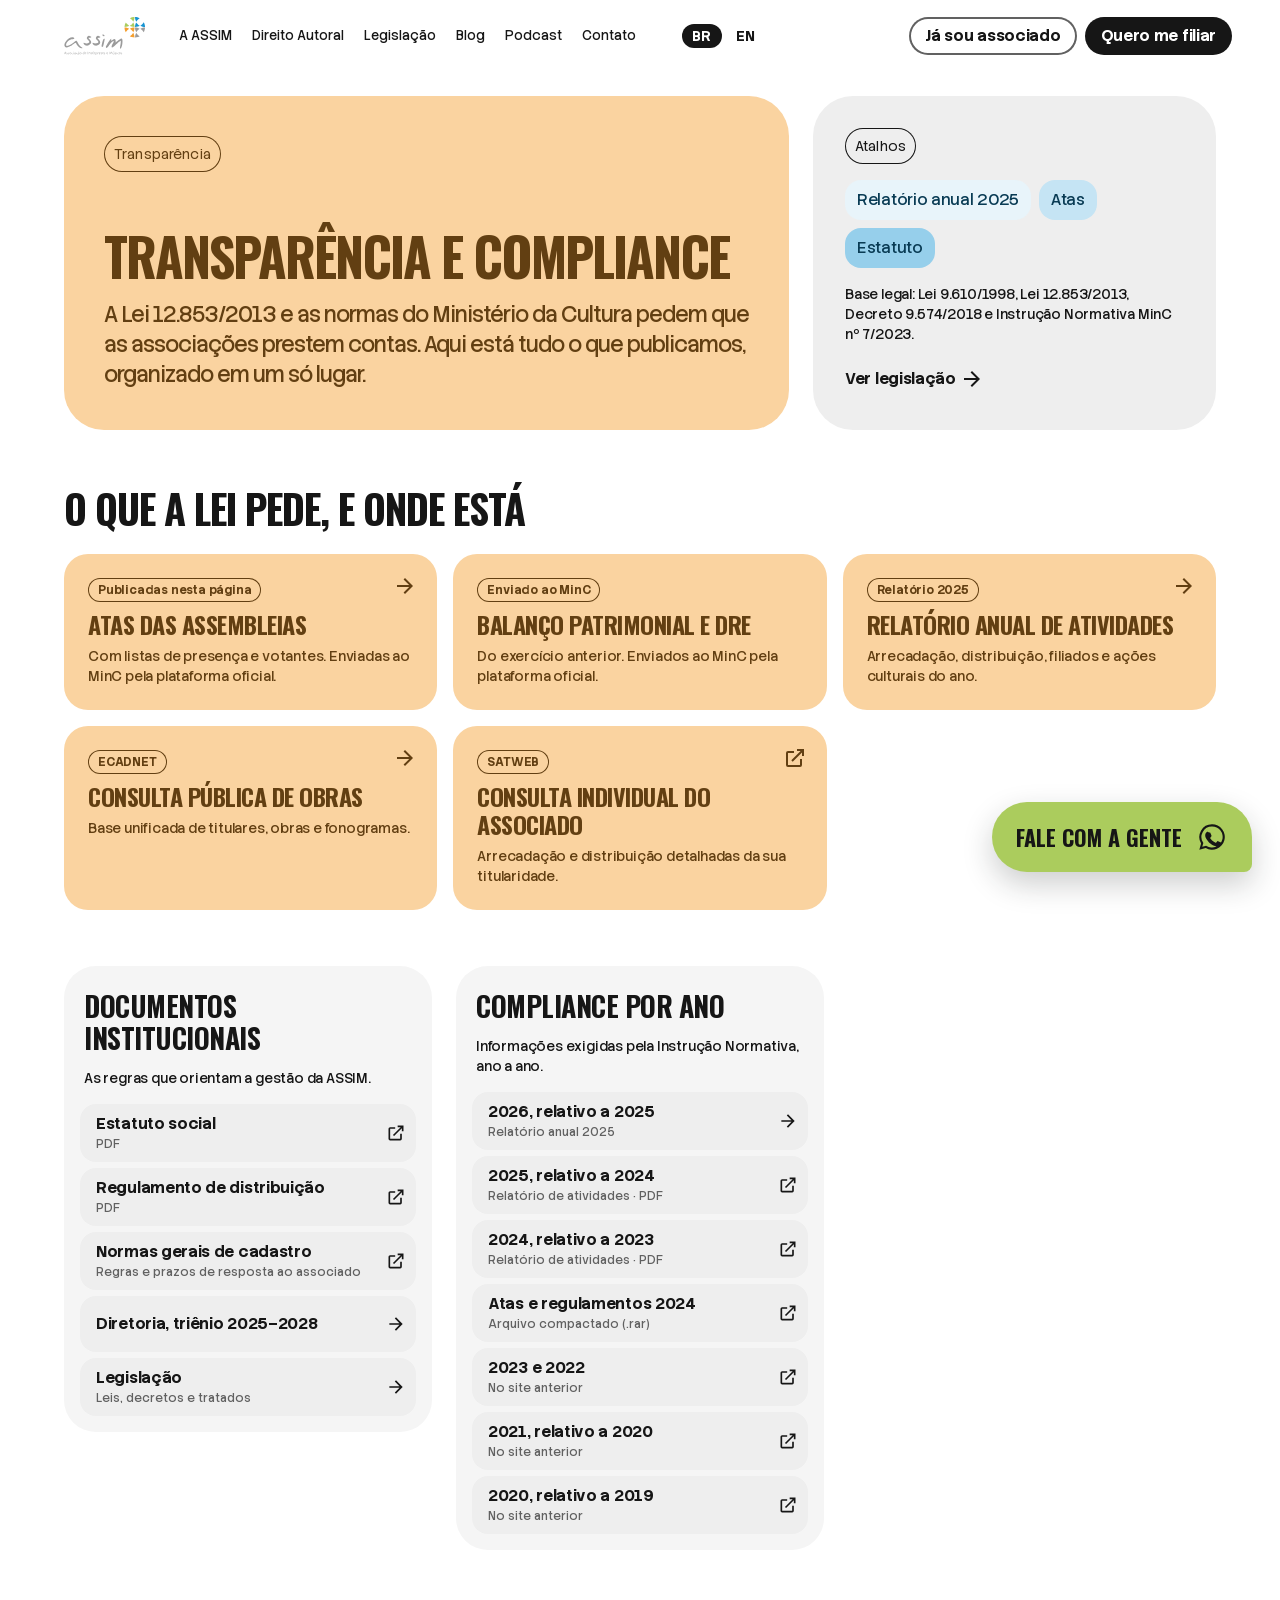
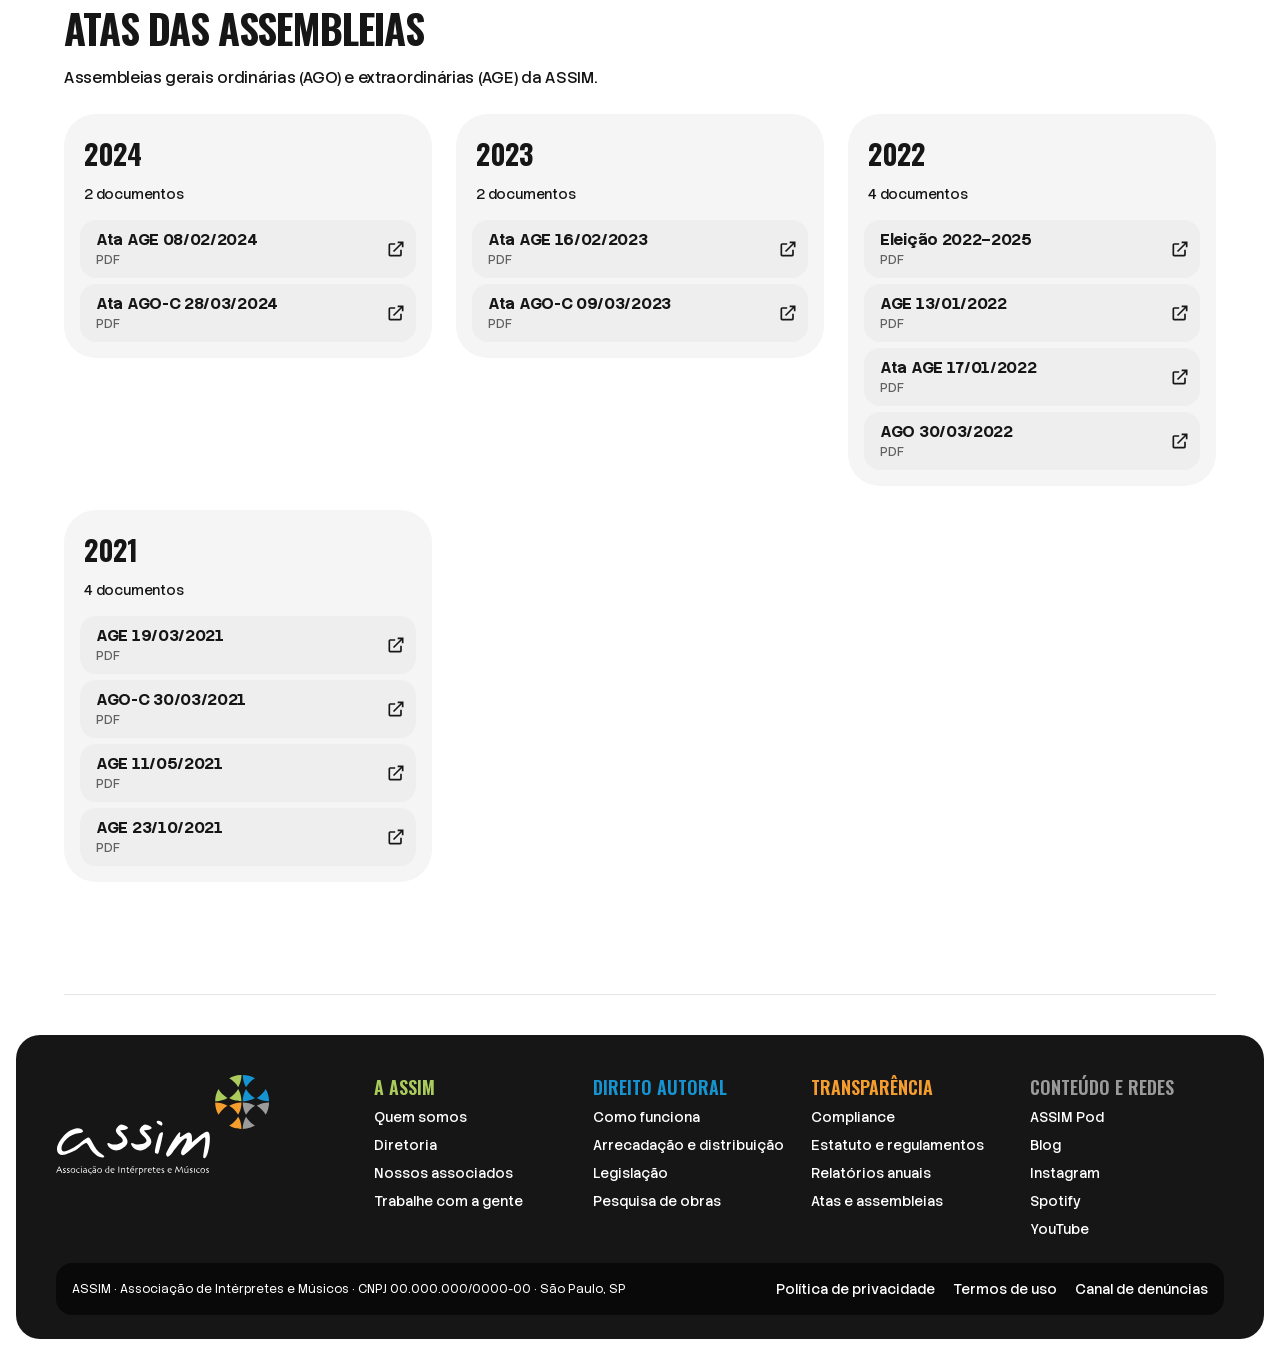
<file: transparencia.html>
<!doctype html>
<html lang="pt-BR">
<head>
<meta charset="utf-8">
<meta name="viewport" content="width=device-width, initial-scale=1">
<title>Transparência e compliance · ASSIM</title>
<meta name="description" content="Relatórios, atas, estatuto e regulamentos: a prestação de contas da ASSIM.">
<link rel="preload" href="assets/fonts/Oswald-latin-400-700.woff2" as="font" type="font/woff2" crossorigin>
<link rel="preload" href="assets/fonts/StackSansText-latin-200-700.woff2" as="font" type="font/woff2" crossorigin>
<link rel="stylesheet" href="assets/css/assim.css">
</head>
<body class="as-root">
<a class="skip as-btn as-btn--dark" href="#conteudo">Ir para o conteúdo</a>
<div class="frame">
<header class="as-header site-header" data-hdr data-menu="closed">
  <div class="as-header__group" data-hdr-left>
    <div class="as-header__brand" data-hdr-brand>
      <a href="index.html" aria-label="ASSIM, página inicial"><img src="assets/img/logo-assim.svg" alt="ASSIM" width="81" height="38"></a>
      <nav class="as-nav" data-hdr-nav aria-label="Principal"><a href="quem-somos.html">A ASSIM</a><a href="direito-autoral.html">Direito Autoral</a><a href="legislacao.html">Legislação</a><a href="blog.html">Blog</a><a href="https://www.youtube.com/@assimpod" target="_blank" rel="noopener">Podcast</a><a href="contato.html">Contato</a></nav>
    </div>
    <div class="as-toggle" data-lang="pt" data-hdr-lang>
      <div class="as-toggle__track"><span class="as-toggle__pill"></span><button type="button" data-lang="pt" aria-pressed="true">BR</button><button type="button" data-lang="en" aria-pressed="false">EN</button></div>
    </div>
  </div>
  <div class="as-header__actions" data-hdr-cta>
    <a class="as-btn as-btn--outline" href="painel.html">Já sou associado</a>
    <button type="button" class="as-btn as-btn--dark" data-open-filiacao>Quero me filiar</button>
  </div>
  <button type="button" data-hdr-burger aria-expanded="false" aria-label="Abrir menu"><svg data-i="open" width="24" height="24" viewBox="0 0 24 24" fill="currentColor" aria-hidden="true"><path d="M3 6h18v2H3zM3 11h18v2H3zM3 16h18v2H3z"></path></svg><svg data-i="close" width="24" height="24" viewBox="0 0 24 24" fill="currentColor" aria-hidden="true"><path d="M19 6.4 17.6 5 12 10.6 6.4 5 5 6.4 10.6 12 5 17.6 6.4 19 12 13.4 17.6 19 19 17.6 13.4 12z"></path></svg></button>
</header>
<main id="conteudo">

<section class="wrap hero">
  <div class="hero__card on-orange-soft">
    <span class="as-chip as-chip--eyebrow">Transparência</span>
    <div class="stack"><h1 class="h1">Transparência e compliance</h1>
      <p class="lead">A Lei 12.853/2013 e as normas do Ministério da Cultura pedem que as associações prestem contas. Aqui está tudo o que publicamos, organizado em um só lugar.</p></div>
  </div>
  <div class="hero__side on-sunken">
    <span class="as-chip as-chip--eyebrow" style="align-self:flex-start">Atalhos</span>
    <div class="as-quick"><a href="relatorio-anual.html">Relatório anual 2025</a><a href="#atas">Atas</a><a href="#documentos">Estatuto</a></div>
    <p class="small">Base legal: Lei 9.610/1998, Lei 12.853/2013, Decreto 9.574/2018 e Instrução Normativa MinC nº 7/2023.</p>
    <a class="as-btn as-btn--ghost" href="legislacao.html">Ver legislação<svg class="arrow" viewBox="0 0 24 24" fill="currentColor" aria-hidden="true"><path d="M 12.175 9 L 0 9 L 0 7 L 12.175 7 L 6.575 1.4 L 8 0 L 16 8 L 8 16 L 6.575 14.6 L 12.175 9 Z" transform="translate(4 4)"/></svg></a>
  </div>
</section>

<section class="section">
  <div class="wrap stack-6">
    <h2 class="h2" data-reveal>O que a lei pede, e onde está</h2>
    <div class="obrs"><a class="obr" href="#atas" data-reveal><span class="as-chip as-chip--tag" style="color:var(--orange-900)">Publicadas nesta página</span><h3 class="obr__t">Atas das assembleias</h3><p class="small">Com listas de presença e votantes. Enviadas ao MinC pela plataforma oficial.</p><span class="obr__go"><svg class="arrow" viewBox="0 0 24 24" fill="currentColor" aria-hidden="true"><path d="M 12.175 9 L 0 9 L 0 7 L 12.175 7 L 6.575 1.4 L 8 0 L 16 8 L 8 16 L 6.575 14.6 L 12.175 9 Z" transform="translate(4 4)"/></svg></span></a><div class="obr" data-reveal><span class="as-chip as-chip--tag" style="color:var(--orange-900)">Enviado ao MinC</span><h3 class="obr__t">Balanço patrimonial e DRE</h3><p class="small">Do exercício anterior. Enviados ao MinC pela plataforma oficial.</p></div><a class="obr" href="relatorio-anual.html" data-reveal><span class="as-chip as-chip--tag" style="color:var(--orange-900)">Relatório 2025</span><h3 class="obr__t">Relatório anual de atividades</h3><p class="small">Arrecadação, distribuição, filiados e ações culturais do ano.</p><span class="obr__go"><svg class="arrow" viewBox="0 0 24 24" fill="currentColor" aria-hidden="true"><path d="M 12.175 9 L 0 9 L 0 7 L 12.175 7 L 6.575 1.4 L 8 0 L 16 8 L 8 16 L 6.575 14.6 L 12.175 9 Z" transform="translate(4 4)"/></svg></span></a><a class="obr" href="pesquisa-de-obras.html" data-reveal><span class="as-chip as-chip--tag" style="color:var(--orange-900)">ECADNET</span><h3 class="obr__t">Consulta pública de obras</h3><p class="small">Base unificada de titulares, obras e fonogramas.</p><span class="obr__go"><svg class="arrow" viewBox="0 0 24 24" fill="currentColor" aria-hidden="true"><path d="M 12.175 9 L 0 9 L 0 7 L 12.175 7 L 6.575 1.4 L 8 0 L 16 8 L 8 16 L 6.575 14.6 L 12.175 9 Z" transform="translate(4 4)"/></svg></span></a><a class="obr" href="https://satweb.assim.org.br/login.aspx" target="_blank" rel="noopener" data-reveal><span class="as-chip as-chip--tag" style="color:var(--orange-900)">SATWEB</span><h3 class="obr__t">Consulta individual do associado</h3><p class="small">Arrecadação e distribuição detalhadas da sua titularidade.</p><span class="obr__go"><svg viewBox="0 0 24 24" fill="currentColor" aria-hidden="true"><path d="M14 3h7v7h-2V6.4l-9.3 9.3-1.4-1.4L17.6 5H14V3ZM5 5h6v2H5v12h12v-6h2v6a2 2 0 0 1-2 2H5a2 2 0 0 1-2-2V7a2 2 0 0 1 2-2Z"/></svg></span></a></div>
  </div>
</section>

<section class="section" style="padding-top:0">
  <div class="wrap services">
    <div id="documentos" style="scroll-margin-top:96px"><div class="as-service" data-reveal><div class="as-service__head"><h3 class="as-service__title" style="margin:0">Documentos institucionais</h3><p class="as-service__desc" style="margin:0">As regras que orientam a gestão da ASSIM.</p></div><div class="as-service__list"><a class="as-row" href="https://www.assim.org.br/_files/ugd/c5ec8a_8bc3604b85654683b9a405b7e1af8b81.pdf" target="_blank" rel="noopener"><span class="as-row__text"><span class="as-row__label">Estatuto social</span><span class="as-row__note">PDF</span></span><svg viewBox="0 0 24 24" fill="currentColor" aria-hidden="true"><path d="M14 3h7v7h-2V6.4l-9.3 9.3-1.4-1.4L17.6 5H14V3ZM5 5h6v2H5v12h12v-6h2v6a2 2 0 0 1-2 2H5a2 2 0 0 1-2-2V7a2 2 0 0 1 2-2Z"/></svg></a><a class="as-row" href="https://www.assim.org.br/_files/ugd/c5ec8a_85710bccd3f649cba159e0b3e844c889.pdf" target="_blank" rel="noopener"><span class="as-row__text"><span class="as-row__label">Regulamento de distribuição</span><span class="as-row__note">PDF</span></span><svg viewBox="0 0 24 24" fill="currentColor" aria-hidden="true"><path d="M14 3h7v7h-2V6.4l-9.3 9.3-1.4-1.4L17.6 5H14V3ZM5 5h6v2H5v12h12v-6h2v6a2 2 0 0 1-2 2H5a2 2 0 0 1-2-2V7a2 2 0 0 1 2-2Z"/></svg></a><a class="as-row" href="https://www.assim.org.br/normasgeraisdecadastro" target="_blank" rel="noopener"><span class="as-row__text"><span class="as-row__label">Normas gerais de cadastro</span><span class="as-row__note">Regras e prazos de resposta ao associado</span></span><svg viewBox="0 0 24 24" fill="currentColor" aria-hidden="true"><path d="M14 3h7v7h-2V6.4l-9.3 9.3-1.4-1.4L17.6 5H14V3ZM5 5h6v2H5v12h12v-6h2v6a2 2 0 0 1-2 2H5a2 2 0 0 1-2-2V7a2 2 0 0 1 2-2Z"/></svg></a><a class="as-row" href="quem-somos.html#diretoria"><span class="as-row__text"><span class="as-row__label">Diretoria, triênio 2025–2028</span></span><svg  viewBox="0 0 24 24" fill="currentColor" aria-hidden="true"><path d="M 12.175 9 L 0 9 L 0 7 L 12.175 7 L 6.575 1.4 L 8 0 L 16 8 L 8 16 L 6.575 14.6 L 12.175 9 Z" transform="translate(4 4)"/></svg></a><a class="as-row" href="legislacao.html"><span class="as-row__text"><span class="as-row__label">Legislação</span><span class="as-row__note">Leis, decretos e tratados</span></span><svg  viewBox="0 0 24 24" fill="currentColor" aria-hidden="true"><path d="M 12.175 9 L 0 9 L 0 7 L 12.175 7 L 6.575 1.4 L 8 0 L 16 8 L 8 16 L 6.575 14.6 L 12.175 9 Z" transform="translate(4 4)"/></svg></a></div></div></div>
    <div id="compliance" style="scroll-margin-top:96px"><div class="as-service" data-reveal><div class="as-service__head"><h3 class="as-service__title" style="margin:0">Compliance por ano</h3><p class="as-service__desc" style="margin:0">Informações exigidas pela Instrução Normativa, ano a ano.</p></div><div class="as-service__list"><a class="as-row" href="relatorio-anual.html"><span class="as-row__text"><span class="as-row__label">2026, relativo a 2025</span><span class="as-row__note">Relatório anual 2025</span></span><svg  viewBox="0 0 24 24" fill="currentColor" aria-hidden="true"><path d="M 12.175 9 L 0 9 L 0 7 L 12.175 7 L 6.575 1.4 L 8 0 L 16 8 L 8 16 L 6.575 14.6 L 12.175 9 Z" transform="translate(4 4)"/></svg></a><a class="as-row" href="https://www.assim.org.br/_files/ugd/c5ec8a_89c796f22cef4b2bb5026e123c2c463e.pdf" target="_blank" rel="noopener"><span class="as-row__text"><span class="as-row__label">2025, relativo a 2024</span><span class="as-row__note">Relatório de atividades · PDF</span></span><svg viewBox="0 0 24 24" fill="currentColor" aria-hidden="true"><path d="M14 3h7v7h-2V6.4l-9.3 9.3-1.4-1.4L17.6 5H14V3ZM5 5h6v2H5v12h12v-6h2v6a2 2 0 0 1-2 2H5a2 2 0 0 1-2-2V7a2 2 0 0 1 2-2Z"/></svg></a><a class="as-row" href="https://www.assim.org.br/_files/ugd/c5ec8a_bba365faa12340e28dfc5a992df92b4b.pdf" target="_blank" rel="noopener"><span class="as-row__text"><span class="as-row__label">2024, relativo a 2023</span><span class="as-row__note">Relatório de atividades · PDF</span></span><svg viewBox="0 0 24 24" fill="currentColor" aria-hidden="true"><path d="M14 3h7v7h-2V6.4l-9.3 9.3-1.4-1.4L17.6 5H14V3ZM5 5h6v2H5v12h12v-6h2v6a2 2 0 0 1-2 2H5a2 2 0 0 1-2-2V7a2 2 0 0 1 2-2Z"/></svg></a><a class="as-row" href="https://www.assim.org.br/_files/archives/c5ec8a_7d94092752684dd1bd6a046595b174b2.rar?dn=2024.rar" target="_blank" rel="noopener"><span class="as-row__text"><span class="as-row__label">Atas e regulamentos 2024</span><span class="as-row__note">Arquivo compactado (.rar)</span></span><svg viewBox="0 0 24 24" fill="currentColor" aria-hidden="true"><path d="M14 3h7v7h-2V6.4l-9.3 9.3-1.4-1.4L17.6 5H14V3ZM5 5h6v2H5v12h12v-6h2v6a2 2 0 0 1-2 2H5a2 2 0 0 1-2-2V7a2 2 0 0 1 2-2Z"/></svg></a><a class="as-row" href="https://www.assim.org.br/compliance" target="_blank" rel="noopener"><span class="as-row__text"><span class="as-row__label">2023 e 2022</span><span class="as-row__note">No site anterior</span></span><svg viewBox="0 0 24 24" fill="currentColor" aria-hidden="true"><path d="M14 3h7v7h-2V6.4l-9.3 9.3-1.4-1.4L17.6 5H14V3ZM5 5h6v2H5v12h12v-6h2v6a2 2 0 0 1-2 2H5a2 2 0 0 1-2-2V7a2 2 0 0 1 2-2Z"/></svg></a><a class="as-row" href="https://assimbackup.wixsite.com/assim-2016/c%C3%B3pia-compliance-2021-publico" target="_blank" rel="noopener"><span class="as-row__text"><span class="as-row__label">2021, relativo a 2020</span><span class="as-row__note">No site anterior</span></span><svg viewBox="0 0 24 24" fill="currentColor" aria-hidden="true"><path d="M14 3h7v7h-2V6.4l-9.3 9.3-1.4-1.4L17.6 5H14V3ZM5 5h6v2H5v12h12v-6h2v6a2 2 0 0 1-2 2H5a2 2 0 0 1-2-2V7a2 2 0 0 1 2-2Z"/></svg></a><a class="as-row" href="https://assimbackup.wixsite.com/assim-2016/2020compliancepublico" target="_blank" rel="noopener"><span class="as-row__text"><span class="as-row__label">2020, relativo a 2019</span><span class="as-row__note">No site anterior</span></span><svg viewBox="0 0 24 24" fill="currentColor" aria-hidden="true"><path d="M14 3h7v7h-2V6.4l-9.3 9.3-1.4-1.4L17.6 5H14V3ZM5 5h6v2H5v12h12v-6h2v6a2 2 0 0 1-2 2H5a2 2 0 0 1-2-2V7a2 2 0 0 1 2-2Z"/></svg></a></div></div></div>
  </div>
</section>

<section class="section" id="atas" style="padding-top:0;scroll-margin-top:96px">
  <div class="wrap stack-6">
    <div class="stack" data-reveal><h2 class="h2">Atas das assembleias</h2><p class="body">Assembleias gerais ordinárias (AGO) e extraordinárias (AGE) da ASSIM.</p></div>
    <div class="services"><div class="as-service" data-reveal><div class="as-service__head"><h3 class="as-service__title" style="margin:0">2024</h3><p class="as-service__desc" style="margin:0">2 documentos</p></div><div class="as-service__list"><a class="as-row" href="https://www.assim.org.br/_files/ugd/c5ec8a_ce65a8a4efeb4cfe95bf1933cce3ea08.pdf" target="_blank" rel="noopener"><span class="as-row__text"><span class="as-row__label">Ata AGE 08/02/2024</span><span class="as-row__note">PDF</span></span><svg viewBox="0 0 24 24" fill="currentColor" aria-hidden="true"><path d="M14 3h7v7h-2V6.4l-9.3 9.3-1.4-1.4L17.6 5H14V3ZM5 5h6v2H5v12h12v-6h2v6a2 2 0 0 1-2 2H5a2 2 0 0 1-2-2V7a2 2 0 0 1 2-2Z"/></svg></a><a class="as-row" href="https://www.assim.org.br/_files/ugd/c5ec8a_8da9566c71884e18869845372ba0f33e.pdf" target="_blank" rel="noopener"><span class="as-row__text"><span class="as-row__label">Ata AGO-C 28/03/2024</span><span class="as-row__note">PDF</span></span><svg viewBox="0 0 24 24" fill="currentColor" aria-hidden="true"><path d="M14 3h7v7h-2V6.4l-9.3 9.3-1.4-1.4L17.6 5H14V3ZM5 5h6v2H5v12h12v-6h2v6a2 2 0 0 1-2 2H5a2 2 0 0 1-2-2V7a2 2 0 0 1 2-2Z"/></svg></a></div></div><div class="as-service" data-reveal><div class="as-service__head"><h3 class="as-service__title" style="margin:0">2023</h3><p class="as-service__desc" style="margin:0">2 documentos</p></div><div class="as-service__list"><a class="as-row" href="https://www.assim.org.br/_files/ugd/c5ec8a_ce65a8a4efeb4cfe95bf1933cce3ea08.pdf" target="_blank" rel="noopener"><span class="as-row__text"><span class="as-row__label">Ata AGE 16/02/2023</span><span class="as-row__note">PDF</span></span><svg viewBox="0 0 24 24" fill="currentColor" aria-hidden="true"><path d="M14 3h7v7h-2V6.4l-9.3 9.3-1.4-1.4L17.6 5H14V3ZM5 5h6v2H5v12h12v-6h2v6a2 2 0 0 1-2 2H5a2 2 0 0 1-2-2V7a2 2 0 0 1 2-2Z"/></svg></a><a class="as-row" href="https://www.assim.org.br/_files/ugd/c5ec8a_8da9566c71884e18869845372ba0f33e.pdf" target="_blank" rel="noopener"><span class="as-row__text"><span class="as-row__label">Ata AGO-C 09/03/2023</span><span class="as-row__note">PDF</span></span><svg viewBox="0 0 24 24" fill="currentColor" aria-hidden="true"><path d="M14 3h7v7h-2V6.4l-9.3 9.3-1.4-1.4L17.6 5H14V3ZM5 5h6v2H5v12h12v-6h2v6a2 2 0 0 1-2 2H5a2 2 0 0 1-2-2V7a2 2 0 0 1 2-2Z"/></svg></a></div></div><div class="as-service" data-reveal><div class="as-service__head"><h3 class="as-service__title" style="margin:0">2022</h3><p class="as-service__desc" style="margin:0">4 documentos</p></div><div class="as-service__list"><a class="as-row" href="https://www.assim.org.br/_files/ugd/c5ec8a_86fd4f671447487c9dc69eebccb8395f.pdf" target="_blank" rel="noopener"><span class="as-row__text"><span class="as-row__label">Eleição 2022–2025</span><span class="as-row__note">PDF</span></span><svg viewBox="0 0 24 24" fill="currentColor" aria-hidden="true"><path d="M14 3h7v7h-2V6.4l-9.3 9.3-1.4-1.4L17.6 5H14V3ZM5 5h6v2H5v12h12v-6h2v6a2 2 0 0 1-2 2H5a2 2 0 0 1-2-2V7a2 2 0 0 1 2-2Z"/></svg></a><a class="as-row" href="https://www.assim.org.br/_files/ugd/c5ec8a_6378e7bec94b4744abaed06e609a0f7e.pdf" target="_blank" rel="noopener"><span class="as-row__text"><span class="as-row__label">AGE 13/01/2022</span><span class="as-row__note">PDF</span></span><svg viewBox="0 0 24 24" fill="currentColor" aria-hidden="true"><path d="M14 3h7v7h-2V6.4l-9.3 9.3-1.4-1.4L17.6 5H14V3ZM5 5h6v2H5v12h12v-6h2v6a2 2 0 0 1-2 2H5a2 2 0 0 1-2-2V7a2 2 0 0 1 2-2Z"/></svg></a><a class="as-row" href="https://www.assim.org.br/_files/ugd/c5ec8a_8f802df31e4a4f779389b9318d35ab5d.pdf" target="_blank" rel="noopener"><span class="as-row__text"><span class="as-row__label">Ata AGE 17/01/2022</span><span class="as-row__note">PDF</span></span><svg viewBox="0 0 24 24" fill="currentColor" aria-hidden="true"><path d="M14 3h7v7h-2V6.4l-9.3 9.3-1.4-1.4L17.6 5H14V3ZM5 5h6v2H5v12h12v-6h2v6a2 2 0 0 1-2 2H5a2 2 0 0 1-2-2V7a2 2 0 0 1 2-2Z"/></svg></a><a class="as-row" href="https://www.assim.org.br/_files/ugd/c5ec8a_2b3d54bd573a4556afb21af7c6c3d32b.pdf" target="_blank" rel="noopener"><span class="as-row__text"><span class="as-row__label">AGO 30/03/2022</span><span class="as-row__note">PDF</span></span><svg viewBox="0 0 24 24" fill="currentColor" aria-hidden="true"><path d="M14 3h7v7h-2V6.4l-9.3 9.3-1.4-1.4L17.6 5H14V3ZM5 5h6v2H5v12h12v-6h2v6a2 2 0 0 1-2 2H5a2 2 0 0 1-2-2V7a2 2 0 0 1 2-2Z"/></svg></a></div></div><div class="as-service" data-reveal><div class="as-service__head"><h3 class="as-service__title" style="margin:0">2021</h3><p class="as-service__desc" style="margin:0">4 documentos</p></div><div class="as-service__list"><a class="as-row" href="https://www.assim.org.br/_files/ugd/c5ec8a_ce65a8a4efeb4cfe95bf1933cce3ea08.pdf" target="_blank" rel="noopener"><span class="as-row__text"><span class="as-row__label">AGE 19/03/2021</span><span class="as-row__note">PDF</span></span><svg viewBox="0 0 24 24" fill="currentColor" aria-hidden="true"><path d="M14 3h7v7h-2V6.4l-9.3 9.3-1.4-1.4L17.6 5H14V3ZM5 5h6v2H5v12h12v-6h2v6a2 2 0 0 1-2 2H5a2 2 0 0 1-2-2V7a2 2 0 0 1 2-2Z"/></svg></a><a class="as-row" href="https://www.assim.org.br/_files/ugd/c5ec8a_ce65a8a4efeb4cfe95bf1933cce3ea08.pdf" target="_blank" rel="noopener"><span class="as-row__text"><span class="as-row__label">AGO-C 30/03/2021</span><span class="as-row__note">PDF</span></span><svg viewBox="0 0 24 24" fill="currentColor" aria-hidden="true"><path d="M14 3h7v7h-2V6.4l-9.3 9.3-1.4-1.4L17.6 5H14V3ZM5 5h6v2H5v12h12v-6h2v6a2 2 0 0 1-2 2H5a2 2 0 0 1-2-2V7a2 2 0 0 1 2-2Z"/></svg></a><a class="as-row" href="https://bc4f5ff7-de1a-4e2e-b94b-a696c9e5cec7.filesusr.com/ugd/c5ec8a_68810350a67b4344993a4d16e734dec5.pdf" target="_blank" rel="noopener"><span class="as-row__text"><span class="as-row__label">AGE 11/05/2021</span><span class="as-row__note">PDF</span></span><svg viewBox="0 0 24 24" fill="currentColor" aria-hidden="true"><path d="M14 3h7v7h-2V6.4l-9.3 9.3-1.4-1.4L17.6 5H14V3ZM5 5h6v2H5v12h12v-6h2v6a2 2 0 0 1-2 2H5a2 2 0 0 1-2-2V7a2 2 0 0 1 2-2Z"/></svg></a><a class="as-row" href="https://bc4f5ff7-de1a-4e2e-b94b-a696c9e5cec7.filesusr.com/ugd/c5ec8a_e9f295bd32ea468aaafa05bfb15a22ad.pdf" target="_blank" rel="noopener"><span class="as-row__text"><span class="as-row__label">AGE 23/10/2021</span><span class="as-row__note">PDF</span></span><svg viewBox="0 0 24 24" fill="currentColor" aria-hidden="true"><path d="M14 3h7v7h-2V6.4l-9.3 9.3-1.4-1.4L17.6 5H14V3ZM5 5h6v2H5v12h12v-6h2v6a2 2 0 0 1-2 2H5a2 2 0 0 1-2-2V7a2 2 0 0 1 2-2Z"/></svg></a></div></div></div>
  </div>
</section>


</main>
<div class="wrap" style="margin-top:var(--space-14)"><div style="height:1px;background:var(--line);margin-bottom:40px"></div></div>
<footer class="as-footer site-footer" data-footer>
  <div class="as-footer__cols">
    <div class="as-footer__logo"><img src="assets/img/logo-assim-white.svg" alt="ASSIM" width="213" height="100"></div>
    <div class="as-footer__col as-footer__col--green"><h4>A ASSIM</h4><a href="quem-somos.html">Quem somos</a><a href="quem-somos.html#diretoria">Diretoria</a><a href="associados.html">Nossos associados</a><a href="#">Trabalhe com a gente</a></div>
    <div class="as-footer__col as-footer__col--blue"><h4>Direito autoral</h4><a href="direito-autoral.html">Como funciona</a><a href="direito-autoral.html#arrecadacao">Arrecadação e distribuição</a><a href="legislacao.html">Legislação</a><a href="pesquisa-de-obras.html">Pesquisa de obras</a></div>
    <div class="as-footer__col as-footer__col--orange"><h4>Transparência</h4><a href="transparencia.html">Compliance</a><a href="transparencia.html#documentos">Estatuto e regulamentos</a><a href="relatorio-anual.html">Relatórios anuais</a><a href="transparencia.html#atas">Atas e assembleias</a></div>
    <div class="as-footer__col as-footer__col--gray"><h4>Conteúdo e redes</h4><a href="https://www.youtube.com/@assimpod" target="_blank" rel="noopener">ASSIM Pod</a><a href="blog.html">Blog</a><a href="https://www.instagram.com/assimassociacao/" target="_blank" rel="noopener">Instagram</a><a href="#">Spotify</a><a href="https://www.youtube.com/@assimpod" target="_blank" rel="noopener">YouTube</a></div>
  </div>
  <div class="as-footer__bar"><small>ASSIM · Associação de Intérpretes e Músicos · CNPJ 00.000.000/0000-00 · São Paulo, SP</small><div><a href="https://www.assim.org.br/politica-de-privacidade" target="_blank" rel="noopener">Política de privacidade</a><a href="#">Termos de uso</a><a href="#">Canal de denúncias</a></div></div>
</footer>
</div>
<div class="fab-wrap"><a class="as-fab" data-fab href="https://wa.me/5511955703510" target="_blank" rel="noopener" aria-label="Fale com a gente pelo WhatsApp"><b>Fale com a gente</b><svg viewBox="0 0 24 24" fill="currentColor" aria-hidden="true"><path d="M12 2.5a9.5 9.5 0 0 0-8.2 14.3L2.5 21.5l4.8-1.3A9.5 9.5 0 1 0 12 2.5Zm0 1.6a7.9 7.9 0 1 1-4.1 14.6l-.3-.2-2.9.8.8-2.8-.2-.3A7.9 7.9 0 0 1 12 4.1Zm-3.3 4c-.2 0-.5 0-.8.4-.3.3-1 1-1 2.4s1 2.8 1.2 3c.1.2 2 3.2 5 4.4 2.5 1 3 .8 3.5.7.5 0 1.7-.7 2-1.4.2-.7.2-1.3.2-1.4l-.5-.3-1.7-.8c-.3-.1-.4-.2-.6.1l-.8 1c-.2.2-.3.2-.6.1-.3-.2-1.2-.5-2.3-1.4-.8-.8-1.4-1.7-1.6-2-.1-.2 0-.4.2-.5l.4-.5.3-.5v-.5l-.8-1.9c-.2-.5-.4-.4-.5-.4h-.5Z"/></svg></a></div>
<div class="as-scrim" id="filiacao" data-scrim hidden>
  <div class="as-modal" data-modal role="dialog" aria-modal="true" aria-labelledby="filiacao-t">
    <button type="button" class="as-modal__close" data-close aria-label="Fechar">×</button>
    <div class="stack" style="gap:8px">
      <h3 class="as-display as-modal__q" id="filiacao-t">Como você vai se filiar?</h3>
      <p class="as-modal__p">Escolha a opção que descreve você. O cadastro é 100% digital.</p>
    </div>
    <div class="as-modal__options" data-modal-grid>
      <a class="as-option as-option--pf" href="https://app.clicksign.com/fluxia/71e7dd4c-f87a-4395-8b1e-d48c09e55c1f" target="_blank" rel="noopener"><b>Pessoa física</b><span>Intérprete, músico ou compositor</span></a>
      <a class="as-option as-option--pj" href="https://app.clicksign.com/fluxia/b93afebd-eaba-432c-8d29-8b73f95b411e" target="_blank" rel="noopener"><b>Pessoa jurídica</b><span>Selo, editora ou produtora</span></a>
      <a class="as-option as-option--prod" href="https://wa.me/5511955703510?text=Ol%C3%A1!%20Quero%20me%20filiar%20%C3%A0%20ASSIM%20como%20produtor%20fonogr%C3%A1fico%20independente." target="_blank" rel="noopener"><b>Produtor fonográfico independente</b><span>Produz e lança as próprias gravações</span></a>
    </div>
  </div>
</div>
<script src="assets/js/site.js" defer></script>
</body>
</html>
</file>
<file: assets/css/assim.css>
/* ASSIM site stylesheet — tokens and components from the ASSIM Design System */
:root, [data-theme="light"] {
  --ink: #161616; 
  --ink-article: #000000; 
  --ink-muted: #616161; 
  --ink-soft: #4b514e; 
  --white: #ffffff; 
  --surface-page: #f5f5f5; 
  --surface-sunken: #eeeeee; 
  --surface-canvas: #e8e6e0; 
  --surface-warm: #f5f4f0; 
  --line: #e6e6e6; 
  --line-field: #e0e0e0; 
  --neutral-400: #9b9b9b; 
  --neutral-300: #c9cec9; 
  --green-300: #c4db8e; 
  --green-500: #abcc5d; 
  --green-600: #9bbf4c; 
  --green-700: #789632; 
  --green-900: #445225; 
  --blue-50: #e8f4fa; 
  --blue-100: #c5e4f4; 
  --blue-200: #96cfeb; 
  --blue-300: #5cb4e0; 
  --blue-500: #1694d2; 
  --blue-900: #093b54; 
  --orange-200: #fad3a0; 
  --orange-300: #f8bb6c; 
  --orange-500: #f59e2d; 
  --orange-600: #d68014; 
  --orange-700: #ba7822; 
  --orange-900: #623f12; 
  --scrim: rgba(22,22,22,0.62); 
  --footer-bar: rgba(0,0,0,0.6); 
  --tint-dark: rgba(0,0,0,0.2); 
  --tint-hover: rgba(0,0,0,0.05); 
  --media-badge: rgba(28,32,30,0.78); 
  --shadow-fab: 0 12px 30px rgba(28,32,30,0.22); 
  --shadow-outline: inset 0 0 0 2px #616161; 
  --shadow-field: inset 0 0 0 2px #e0e0e0; 
  --shadow-press: inset 0 0 0 999px rgba(0,0,0,0.2); 
  --shadow-press-soft: inset 0 0 0 999px rgba(0,0,0,0.1); 
}
:root {
  --space-1: 4px; 
  --space-2: 8px; 
  --space-3: 12px; 
  --space-4: 16px; 
  --space-6: 24px; 
  --space-8: 32px; 
  --space-10: 40px; 
  --space-12: 48px; 
  --space-14: 56px; 
  --space-18: 72px; 
  --space-26: 104px; 
  --radius-xs: 6px; 
  --radius-sm: 12px; 
  --radius-md: 16px; 
  --radius-episode: 18px; 
  --radius-lg: 24px; 
  --radius-xl: 28px; 
  --radius-2xl: 32px; 
  --radius-3xl: 40px; 
  --radius-pill: 999px; 
  --font-display: Oswald, "Arial Narrow", sans-serif;
  --font-text: "Stack Sans Text", Helvetica, Arial, sans-serif;
  --font-mono: "IBM Plex Mono", ui-monospace, monospace;
  --text-display-number: 700 120px/108px var(--font-display); 
  --text-h1: 700 52px/56px var(--font-display); 
  --text-h2-feature: 700 48px/52px var(--font-display); 
  --text-h2: 700 40px/44px var(--font-display); 
  --text-h3-modal: 700 38px/38.76px var(--font-display); 
  --text-stat: 700 30px/30px var(--font-display); 
  --text-card-title: 700 28px/32px var(--font-display); 
  --text-episode-title: 700 24px/30px var(--font-display); 
  --text-fab: 700 22px/22px var(--font-display); 
  --text-post-title: 600 20px/22.4px var(--font-display); 
  --text-footer-heading: 600 18px/24px var(--font-display); 
  --text-article-title: 700 40px/44px var(--font-text); 
  --text-cta-large: 700 24px/28px var(--font-text); 
  --text-lead: 400 22px/30px var(--font-text); 
  --text-subtitle: 400 20px/24px var(--font-text); 
  --text-quote: 700 20px/1 var(--font-text); 
  --text-list: 400 18px/30px var(--font-text); 
  --text-body: 400 16px/24px var(--font-text); 
  --text-button: 700 16px/24px var(--font-text); 
  --text-small: 400 14px/20px var(--font-text); 
  --text-chip-label: 300 14px/21px var(--font-text); 
  --text-nav: 400 13px/24px var(--font-text); 
  --text-caption: 400 12px/16px var(--font-text); 
}
/* ASSIM components. Values come from tokens.css (var(--…)); only geometry lives here. */
.as-root { font-family: var(--font-text); color: var(--ink); -webkit-font-smoothing: antialiased; font-optical-sizing: auto; }
.as-root * { box-sizing: border-box; }
.as-display { font-family: var(--font-display); font-weight: 700; text-transform: uppercase; margin: 0; }

/* Button — pill, 16px bold, -0.3px. Hover darkens with an inset wash. */
.as-btn { display: inline-flex; align-items: center; gap: var(--space-1); height: 37px; padding: 8px 16px; border: 0; border-radius: var(--radius-pill); font-family: var(--font-text); font-size: 16px; font-weight: 700; letter-spacing: -0.3px; line-height: 24px; white-space: nowrap; text-decoration: none; cursor: pointer; transition: box-shadow .2s, background .2s, color .2s; }
.as-btn svg { flex: none; width: 24px; height: 24px; }
.as-btn--icon-end { padding: 8px 8px 8px 16px; }
.as-btn--icon-start { padding: 8px 16px 8px 8px; }
.as-btn--dark { background: var(--ink); color: var(--white); }
.as-btn--blue { background: var(--blue-500); color: var(--white); }
.as-btn--green { background: var(--green-500); color: var(--ink); }
.as-btn--white { background: var(--white); color: var(--blue-900); }
.as-btn--dark:hover, .as-btn--blue:hover, .as-btn--green:hover { box-shadow: var(--shadow-press); }
.as-btn--white:hover { box-shadow: var(--shadow-press-soft); }
.as-btn--outline { background: transparent; color: var(--ink); box-shadow: var(--shadow-outline); }
.as-btn--outline:hover { background: var(--ink-muted); color: var(--white); }
.as-btn--ghost { background: transparent; color: var(--ink); height: 38px; padding: 0; }
.as-btn--ghost:hover { color: var(--blue-500); }
.as-btn:focus-visible, .as-chip:focus-visible, .as-toggle button:focus-visible, .as-faq__q:focus-visible, .as-link:focus-visible { outline: 2px solid var(--ink); outline-offset: 2px; }

/* Hero CTA — 96px block button */
.as-cta { display: flex; align-items: center; gap: 25px; width: 100%; height: 96px; padding: 16px 42px; border: 0; border-radius: var(--radius-xl); background: var(--orange-500); color: var(--orange-900); font-family: var(--font-text); text-align: left; cursor: pointer; transition: box-shadow .2s; }
.as-cta span { flex: 1; font-size: 24px; font-weight: 700; letter-spacing: -0.8px; line-height: 28px; }
.as-cta svg { width: 40px; height: 40px; flex: none; }
.as-cta:hover { box-shadow: var(--shadow-press); }

/* Chip */
.as-chip { display: inline-flex; align-items: center; height: 33px; padding: 0 12px; border: 0; border-radius: var(--radius-pill); background: transparent; color: var(--ink); box-shadow: inset 0 0 0 1px currentColor; font-family: var(--font-text); font-size: 14px; font-weight: 700; letter-spacing: -0.2px; white-space: nowrap; cursor: pointer; transition: background .2s, color .2s; }
.as-chip[aria-pressed="true"] { background: var(--ink); color: var(--white); box-shadow: inset 0 0 0 1px var(--ink); }
.as-chip--eyebrow { height: 36px; padding: 6px 10px; font-weight: 300; line-height: 21px; letter-spacing: 0.14px; cursor: default; }
.as-chip--tag { height: 24px; padding: 0 10px; font-size: 12px; cursor: default; }
.as-chip--direito { color: var(--blue-500); }
.as-chip--distribuicao { color: var(--orange-600); }
.as-chip--mercado { color: var(--green-700); }
.as-chip--count { height: 28px; background: var(--green-500); color: var(--green-900); box-shadow: none; line-height: 1; cursor: default; }

/* Quick links — the blue ramp */
.as-quick { display: flex; flex-wrap: wrap; gap: var(--space-2); }
.as-quick a { height: 40px; display: flex; align-items: center; padding: 8px 12px; border-radius: var(--radius-md); font-size: 16px; line-height: 24px; letter-spacing: -0.3px; color: var(--blue-900); text-decoration: none; white-space: nowrap; transition: box-shadow .2s; }
.as-quick a:nth-child(4n+1) { background: var(--blue-50); }
.as-quick a:nth-child(4n+2) { background: var(--blue-100); }
.as-quick a:nth-child(4n+3) { background: var(--blue-200); }
.as-quick a:nth-child(4n+4) { background: var(--blue-300); }
.as-quick a:hover { box-shadow: var(--shadow-press-soft); }

/* Language toggle */
.as-toggle { display: inline-flex; align-items: center; height: 54px; padding: 8px; border-radius: var(--radius-pill); background: var(--white); }
.as-toggle__track { position: relative; display: flex; gap: 4px; height: 32px; padding: 4px; border-radius: var(--radius-pill); }
.as-toggle__pill { position: absolute; left: 4px; top: 4px; bottom: 4px; width: 40px; border-radius: var(--radius-pill); background: var(--ink); transition: transform .35s cubic-bezier(0.65, 0, 0.35, 1); }
.as-toggle[data-lang="en"] .as-toggle__pill { transform: translateX(44px); }
.as-toggle button { position: relative; z-index: 1; width: 40px; padding: 2px 8px; border: 0; border-radius: var(--radius-pill); background: transparent; color: var(--ink); font-family: var(--font-text); font-size: 14px; font-weight: 700; letter-spacing: 0.14px; cursor: pointer; transition: color .3s ease, background .2s; }
.as-toggle button[aria-pressed="true"] { color: var(--white); pointer-events: none; }
.as-toggle button:not([aria-pressed="true"]):hover { background: rgba(0,0,0,0.08); }

/* Header */
.as-header { display: flex; flex-wrap: wrap; align-items: center; justify-content: space-between; gap: 12px 28px; min-height: 72px; padding: 9px 40px; }
.as-header__group { display: flex; align-items: center; gap: var(--space-2); flex-wrap: wrap; }
.as-header__brand { display: flex; align-items: center; gap: var(--space-6); min-height: 54px; padding: 8px 16px 8px 24px; border-radius: var(--radius-3xl); background: var(--white); }
.as-header__brand img { width: 80.867px; height: auto; display: block; }
.as-nav { display: flex; flex-wrap: wrap; }
.as-nav a { padding: 4px 10px; border-radius: var(--radius-pill); font-size: 13px; line-height: 24px; color: var(--ink); text-decoration: none; white-space: nowrap; transition: background .2s; }
.as-nav a:hover { background: var(--surface-sunken); }
.as-header__actions { display: flex; gap: var(--space-2); height: 54px; padding: 8px; border-radius: var(--radius-pill); background: var(--white); }
.as-header__actions .as-btn { height: 38px; }

/* Search field */
.as-search { display: flex; align-items: center; gap: var(--space-2); height: 54px; padding: 0 8px 0 20px; border-radius: var(--radius-pill); background: var(--white); box-shadow: var(--shadow-field); }
.as-search:focus-within { box-shadow: inset 0 0 0 2px var(--ink); }
.as-search input { flex: 1; min-width: 0; height: 100%; border: 0; outline: none; background: transparent; font-family: var(--font-text); font-size: 16px; letter-spacing: -0.3px; color: var(--ink); }
.as-search input::placeholder { color: var(--ink); opacity: 1; }

/* Colour card — benefits & term cards */
.as-card { display: flex; flex-direction: column; gap: var(--space-2); padding: var(--space-6); border-radius: var(--radius-lg); }
.as-card__head { display: flex; align-items: center; gap: var(--space-2); min-height: 40px; }
.as-card__head img { width: 40px; height: 40px; flex: none; }
.as-card__title { font-family: var(--font-display); font-weight: 700; text-transform: uppercase; font-size: 28px; line-height: 32px; letter-spacing: -0.5px; }
.as-card__text { font-size: 16px; line-height: 24px; letter-spacing: -0.3px; }
.as-card--green { background: var(--green-500); color: var(--green-900); }
.as-card--green-soft { background: var(--green-300); color: var(--green-900); }
.as-card--blue { background: var(--blue-300); color: var(--blue-900); }
.as-card--orange { background: var(--orange-300); color: var(--orange-900); }

/* Stat row */
.as-stats { display: flex; flex-wrap: wrap; gap: var(--space-4); }
.as-stat { flex: 1 1 180px; display: flex; flex-direction: column; gap: var(--space-1); }
.as-stat b { font-family: var(--font-display); font-weight: 700; font-size: 30px; line-height: 30px; }
.as-stat span { font-size: 12px; }

/* Post card — row (Home) and tile (Blog) */
.as-post { display: flex; gap: var(--space-4); align-items: stretch; min-height: 132px; padding: var(--space-3); border-radius: var(--radius-lg); color: var(--ink); text-decoration: none; transition: background .2s; }
.as-post:hover { background: var(--tint-hover); }
.as-post__media { width: 112px; flex: none; border-radius: var(--radius-md); overflow: hidden; background: var(--surface-canvas); }
.as-post__body { flex: 1; min-width: 0; display: flex; flex-direction: column; gap: var(--space-1); justify-content: center; }
.as-post__title { font-family: var(--font-display); font-weight: 600; font-size: 20px; line-height: 22.4px; text-transform: uppercase; }
.as-post__date { font-size: 12px; color: var(--ink-muted); }
.as-post__go { width: 40px; height: 40px; align-self: center; flex: none; }
.as-post--tile { flex-direction: column; height: 427px; padding: var(--space-4); border-radius: var(--radius-md); color: var(--ink-article); }
.as-post--tile:hover { background: rgba(0,0,0,0.1); }
.as-post--tile .as-post__media { width: auto; flex: 1; border-radius: var(--radius-lg); }
.as-post--tile .as-post__title { font-family: var(--font-text); font-weight: 700; text-transform: none; font-size: 20px; line-height: 1; letter-spacing: -0.5px; }

/* Episode card */
.as-episode { display: flex; flex-direction: column; padding: var(--space-3); border-radius: var(--radius-episode); background: var(--tint-dark); color: var(--white); text-decoration: none; transition: box-shadow .2s; }
.as-episode:hover { box-shadow: var(--shadow-press-soft); }
.as-episode__thumb { position: relative; height: 182px; border-radius: var(--radius-sm); overflow: hidden; background: var(--surface-canvas); }
.as-episode__play { position: absolute; left: 50%; top: 50%; transform: translate(-50%,-50%); width: 40px; height: 40px; border-radius: var(--radius-pill); background: var(--media-badge); display: flex; align-items: center; justify-content: center; font-size: 14px; padding-left: 3px; }
.as-episode__dur { position: absolute; right: 8px; bottom: 8px; border-radius: var(--radius-xs); background: var(--media-badge); padding: 3px 7px; font-family: var(--font-mono); font-size: 10px; line-height: 1; }
.as-episode__meta { display: flex; flex-direction: column; padding: 12px 6px 6px; }
.as-episode__n { font-weight: 300; font-size: 14px; line-height: 21px; letter-spacing: 0.14px; }
.as-episode__t { font-family: var(--font-display); font-weight: 700; text-transform: uppercase; font-size: 24px; line-height: 30px; letter-spacing: -1px; }

/* Artist card */
.as-artist { position: relative; display: flex; flex-direction: column; justify-content: flex-end; gap: var(--space-3); width: 360px; max-width: 100%; height: 424px; padding: var(--space-6); border-radius: var(--radius-2xl); overflow: hidden; background: var(--surface-canvas); }
.as-artist::before { content: ""; position: absolute; inset: 0; background: linear-gradient(180deg, rgba(0,0,0,0) 38.87%, #000000 100%); }
.as-artist > * { position: relative; }
.as-artist__name { font-family: var(--font-display); font-weight: 600; font-size: 20px; line-height: 1; letter-spacing: -0.5px; text-transform: uppercase; color: var(--white); }
.as-artist__role { font-size: 12px; line-height: 1; color: var(--neutral-300); }
.as-artist__links { display: flex; gap: 6px; flex-wrap: wrap; }
.as-artist__links a { height: 24px; display: flex; align-items: center; gap: var(--space-1); padding: 4px 12px 4px 8px; border-radius: var(--radius-pill); font-size: 13px; font-weight: 700; letter-spacing: -0.3px; color: var(--ink); text-decoration: none; }

/* Service group — Painel */
.as-service { display: flex; flex-direction: column; gap: var(--space-4); padding: var(--space-4); border-radius: var(--radius-2xl); background: var(--surface-page); }
.as-service__head { display: flex; flex-direction: column; gap: 6px; padding: 0 4px; }
.as-service__title { padding: 8px 0; font-family: var(--font-display); font-weight: 700; font-size: 28px; line-height: 32px; letter-spacing: -0.5px; text-transform: uppercase; }
.as-service__desc { font-size: 14px; line-height: 20px; letter-spacing: -0.2px; }
.as-service__list { display: flex; flex-direction: column; gap: 6px; }
.as-row { min-height: 56px; display: flex; align-items: center; gap: var(--space-3); padding: 10px 10px 10px 16px; border-radius: var(--radius-md); background: var(--surface-sunken); color: var(--ink); text-decoration: none; transition: box-shadow .2s; }
.as-row:hover { box-shadow: inset 0 0 0 999px var(--tint-hover); }
.as-row__text { flex: 1; min-width: 0; display: flex; flex-direction: column; gap: 2px; }
.as-row__label { font-size: 16px; font-weight: 700; line-height: 20px; letter-spacing: -0.3px; }
.as-row__note { font-size: 12px; line-height: 16px; color: var(--ink-muted); }
.as-row svg { width: 20px; height: 20px; flex: none; }

/* FAQ accordion */
.as-faq { display: flex; flex-direction: column; }
.as-faq__item { display: flex; flex-direction: column; gap: var(--space-2); padding: var(--space-4); border-radius: var(--radius-lg); background: var(--white); }
.as-faq__q { display: flex; align-items: center; gap: var(--space-4); padding: 8px 0; border: 0; background: transparent; text-align: left; cursor: pointer; font-family: var(--font-text); color: var(--ink); }
.as-faq__q span { flex: 1; font-weight: 700; font-size: 16px; line-height: 24px; letter-spacing: -0.3px; }
.as-faq__q img { width: 24px; height: 24px; flex: none; }
.as-faq__a { margin: 0; max-width: 1000px; font-size: 14.5px; line-height: 22.475px; color: var(--ink-muted); }

/* Modal */
.as-scrim { display: flex; align-items: center; justify-content: center; padding: 40px; background: var(--scrim); }
.as-modal { position: relative; display: flex; flex-direction: column; gap: var(--space-6); width: 640px; max-width: 100%; padding: var(--space-8); border-radius: var(--radius-3xl); background: var(--white); }
.as-modal__close { position: absolute; right: 20px; top: 20px; width: 38px; height: 38px; border: 0; border-radius: var(--radius-pill); background: var(--surface-warm); color: var(--ink); font-size: 18px; cursor: pointer; }
.as-modal__close:hover { background: var(--ink); color: var(--white); }
.as-modal__q { font-size: 38px; line-height: 38.76px; }
.as-modal__p { margin: 0; font-size: 15px; line-height: 23.25px; color: var(--ink-soft); }
.as-modal__options { display: grid; grid-template-columns: 1fr 1fr; gap: 14px; }
.as-option { display: flex; flex-direction: column; gap: var(--space-2); padding: var(--space-6); border-radius: var(--radius-lg); text-decoration: none; }
.as-option b { font-family: var(--font-display); font-weight: 700; font-size: 24px; line-height: 1; text-transform: uppercase; }
.as-option span { font-weight: 300; font-size: 13.5px; line-height: 19.575px; }
.as-option--pf { background: var(--green-500); color: var(--ink); }
.as-option--pj { background: var(--blue-500); color: var(--white); }
.as-option:hover { background: var(--ink); color: var(--white); }

/* Contact FAB */
.as-fab { display: inline-flex; align-items: center; gap: 14px; height: 70px; padding: 16px 24px; border-radius: 35px 35px 8px 35px; background: var(--green-500); box-shadow: var(--shadow-fab); color: var(--ink); text-decoration: none; }
.as-fab:hover { background: var(--green-600); }
.as-fab b { font-family: var(--font-display); font-weight: 700; font-size: 22px; line-height: 22px; text-transform: uppercase; white-space: nowrap; }

/* Footer */
.as-footer { display: flex; flex-direction: column; gap: var(--space-6); padding: 40px 40px 24px; border-radius: var(--radius-lg); background: var(--ink); color: var(--white); }
.as-footer__cols { display: flex; flex-wrap: wrap; gap: var(--space-6); }
.as-footer__logo { flex: 1 1 260px; max-width: 366px; }
.as-footer__logo img { width: 213px; height: 100px; object-fit: contain; object-position: left; }
.as-footer__col { flex: 1 1 160px; display: flex; flex-direction: column; gap: var(--space-2); }
.as-footer__col h4 { margin: 0; font-family: var(--font-display); font-weight: 600; font-size: 18px; line-height: 24px; text-transform: uppercase; }
.as-footer a { font-size: 14px; line-height: 20px; color: var(--white); text-decoration: none; }
.as-footer__col--green h4, .as-footer__col--green a:hover { color: var(--green-500); }
.as-footer__col--blue h4, .as-footer__col--blue a:hover { color: var(--blue-500); }
.as-footer__col--orange h4, .as-footer__col--orange a:hover { color: var(--orange-500); }
.as-footer__col--gray h4, .as-footer__col--gray a:hover { color: var(--neutral-400); }
.as-footer__bar { display: flex; flex-wrap: wrap; justify-content: space-between; align-items: center; gap: var(--space-4); padding: var(--space-4); border-radius: var(--radius-md); background: var(--footer-bar); }
.as-footer__bar small { font-weight: 300; font-size: 12px; }
.as-footer__bar div { display: flex; gap: 18px; }
.as-footer__bar a:hover { color: var(--green-500); }

/* ── Page layer for the static ASSIM pages. Built only from ASSIM Design System tokens. ── */
@font-face { font-family: "Stack Sans Text"; src: url("../fonts/StackSansText-latin-200-700.woff2") format("woff2"); font-weight: 200 700; font-display: swap; }
@font-face { font-family: "Oswald"; src: url("../fonts/Oswald-latin-400-700.woff2") format("woff2"); font-weight: 400 700; font-display: swap; }

html { scroll-behavior: smooth; }
body { margin: 0; background: var(--white); }
.frame { position: relative; min-height: 100vh; background: var(--white); overflow-x: clip; display: flex; flex-direction: column; }
.skip { position: absolute; left: -999px; top: 8px; z-index: 100; }
.skip:focus { left: 16px; }
a { color: inherit; }
img { max-width: 100%; }

.site-header { position: sticky; top: 0; z-index: 50; }
.site-header .as-header__brand > a { display: flex; align-items: center; height: 38px; }
.as-header__actions .as-btn--outline:hover { color: var(--white); }

.wrap { width: 100%; max-width: 1200px; margin: 0 auto; padding: 0 24px; }
.section { padding: var(--space-14) 0; }
.section--tight { padding: var(--space-6) 0; }
.stack { display: flex; flex-direction: column; gap: var(--space-4); }
.stack-6 { display: flex; flex-direction: column; gap: var(--space-6); }
.row-between { display: flex; flex-wrap: wrap; gap: var(--space-4); justify-content: space-between; align-items: center; }

.h1 { font: var(--text-h1); letter-spacing: -2px; text-transform: uppercase; margin: 0; text-wrap: balance; }
.h2 { font: var(--text-h2); letter-spacing: -1px; text-transform: uppercase; margin: 0; text-wrap: balance; }
.h3 { font: var(--text-card-title); letter-spacing: -0.5px; text-transform: uppercase; margin: 0; }
.lead { font: var(--text-lead); letter-spacing: -1px; margin: 0; text-wrap: pretty; }
.body { font: var(--text-body); letter-spacing: -0.3px; margin: 0; text-wrap: pretty; }
.small { font: var(--text-small); letter-spacing: -0.2px; margin: 0; }
.caption { font: var(--text-caption); margin: 0; color: var(--ink-muted); }
.muted { color: var(--ink-muted); }
.prose { max-width: 760px; display: flex; flex-direction: column; gap: var(--space-4); }
.prose p { font: var(--text-body); letter-spacing: -0.3px; margin: 0; }

/* Hero blocks — one strong colour block per screen height */
.hero { display: flex; flex-wrap: wrap; gap: var(--space-6); align-items: stretch; padding-top: var(--space-6); }
.hero__card { flex: 1 1 560px; min-width: 0; border-radius: var(--radius-3xl); padding: var(--space-10); display: flex; flex-direction: column; justify-content: space-between; align-items: flex-start; gap: var(--space-6); }
.hero__card .stack { align-self: stretch; }
.hero__side { flex: 0 1 403px; min-width: 280px; border-radius: var(--radius-3xl); padding: var(--space-8); display: flex; flex-direction: column; gap: var(--space-4); }
.on-blue-soft { background: var(--blue-300); color: var(--blue-900); }
.on-green-soft { background: var(--green-300); color: var(--green-900); }
.on-green { background: var(--green-500); color: var(--green-900); }
.on-orange-soft { background: var(--orange-200); color: var(--orange-900); }
.on-sunken { background: var(--surface-sunken); color: var(--ink); }
.on-page { background: var(--surface-page); color: var(--ink); }
.on-ink { background: var(--ink); color: var(--white); }
.on-blue { background: var(--blue-500); color: var(--white); }
.hero__card .as-chip--eyebrow { color: inherit; }
.as-chip--eyebrow { color: inherit; }

.arrow { width: 24px; height: 24px; flex: none; }

/* Filters toolbar */
.toolbar { display: flex; flex-wrap: wrap; gap: var(--space-4); align-items: center; justify-content: space-between; }
.chips { display: flex; flex-wrap: wrap; gap: var(--space-2); }
.toolbar .as-search { flex: 0 1 420px; min-width: 260px; margin-left: auto; }
.empty { padding: 40px 0; text-align: center; font: var(--text-body); color: var(--ink-muted); margin: 0; }
[hidden] { display: none !important; }

/* Artists */
.artists { display: grid; grid-template-columns: repeat(auto-fill, minmax(min(100%, 268px), 1fr)); gap: var(--space-4); }
.artists .as-artist { width: auto; height: 424px; }
.as-artist__photo { position: absolute; inset: 0; width: 100%; height: 100%; object-fit: cover; transform: scale(1); transition: transform .5s cubic-bezier(0.22, 1, 0.36, 1); }
.as-artist:hover .as-artist__photo, .as-artist:focus-within .as-artist__photo { transform: scale(1.1); }
.as-artist::before { z-index: 1; }
.as-artist > :not(.as-artist__photo) { z-index: 2; }
.as-artist__text { display: flex; flex-direction: column; gap: var(--space-1); }
.as-artist__links a { transition: box-shadow .2s; }
.as-artist__links a:hover { box-shadow: var(--shadow-press); }
.as-artist__links a:focus-visible { outline: 2px solid var(--white); outline-offset: 2px; }
.as-artist__links svg { width: 16px; height: 16px; flex: none; }
.join { border-radius: var(--radius-2xl); padding: var(--space-6); display: flex; flex-direction: column; justify-content: space-between; gap: var(--space-6); min-height: 424px; }

/* Service groups / link lists */
.services { display: grid; grid-template-columns: repeat(auto-fill, minmax(min(100%, 340px), 1fr)); gap: var(--space-6); align-items: start; }
.as-service__head .as-chip--tag { align-self: flex-start; }
.as-row .tagline { display: inline-flex; gap: 6px; align-items: center; }

/* Colour cards in a row */
.cards3 { display: grid; grid-template-columns: repeat(auto-fit, minmax(min(100%, 300px), 1fr)); gap: var(--space-4); }
.as-card { min-height: 160px; }
.as-card__title { text-wrap: balance; }

/* Steps */
.steps { display: grid; grid-template-columns: repeat(auto-fit, minmax(min(100%, 240px), 1fr)); gap: var(--space-4); counter-reset: step; }
.step { border-radius: var(--radius-lg); background: var(--surface-page); padding: var(--space-6); display: flex; flex-direction: column; gap: var(--space-2); }
.step__n { font: var(--text-display-number); font-size: 64px; line-height: 64px; letter-spacing: -2px; color: var(--blue-500); }
.step__t { font: var(--text-card-title); font-size: 24px; line-height: 28px; text-transform: uppercase; letter-spacing: -0.5px; }

/* Stat rows */
.as-stats { row-gap: var(--space-6); }
.as-stat b { font-variant-numeric: tabular-nums; }
.hero__side .as-stat { flex-basis: 120px; }
.stats-band { border-radius: var(--radius-3xl); padding: var(--space-8) var(--space-10); }

/* FAQ */
.faq-box { border-radius: var(--radius-xl); background: var(--surface-page); padding: var(--space-6); display: flex; flex-direction: column; gap: var(--space-6); }
.as-faq { gap: var(--space-2); }
.as-faq__q svg { width: 24px; height: 24px; flex: none; }

/* Contact */
.channels { display: grid; grid-template-columns: repeat(auto-fill, minmax(min(100%, 280px), 1fr)); gap: var(--space-2); }
.channel { border-radius: var(--radius-md); background: var(--white); padding: 14px 16px; display: flex; flex-direction: column; gap: 2px; color: var(--ink); text-decoration: none; transition: box-shadow .2s; }
.channel:hover { box-shadow: inset 0 0 0 999px var(--tint-hover); }
.channel:focus-visible { outline: 2px solid var(--ink); outline-offset: 2px; }
.channel b { font-size: 12px; font-weight: 700; line-height: 1; letter-spacing: 0.2px; text-transform: uppercase; }
.channel span { font-size: 16px; line-height: 22px; letter-spacing: -0.3px; }
.offices { display: grid; grid-template-columns: repeat(auto-fit, minmax(min(100%, 420px), 1fr)); gap: var(--space-6); }
.office { border-radius: var(--radius-3xl); padding: var(--space-8); display: flex; flex-direction: column; gap: var(--space-4); }
.office dl { margin: 0; display: grid; grid-template-columns: max-content 1fr; gap: 6px 16px; font: var(--text-body); letter-spacing: -0.3px; }
.office dt { font-weight: 700; }
.office dd { margin: 0; }
.form { display: grid; grid-template-columns: repeat(auto-fit, minmax(min(100%, 260px), 1fr)); gap: var(--space-4); }
.field { display: flex; flex-direction: column; gap: 6px; }
.field--full { grid-column: 1 / -1; }
.field label { font: var(--text-button); font-size: 14px; }
.field input, .field select, .field textarea { font: var(--text-body); color: var(--ink); background: var(--white); border: 0; border-radius: var(--radius-md); box-shadow: var(--shadow-field); padding: 14px 16px; min-height: 54px; }
.field textarea { min-height: 140px; resize: vertical; }
.field input:focus, .field select:focus, .field textarea:focus { outline: none; box-shadow: inset 0 0 0 2px var(--ink); }

/* Report: table of contents */
.toc { position: sticky; top: 78px; z-index: 20; background: var(--white); padding: var(--space-2) 0; }
.toc .chips { flex-wrap: nowrap; overflow-x: auto; scrollbar-width: none; padding: 4px 2px; }
.toc .as-chip { text-decoration: none; font-weight: 400; }
.toc .as-chip[aria-current="true"] { background: var(--ink); color: var(--white); box-shadow: inset 0 0 0 1px var(--ink); }
.report-section { scroll-margin-top: 140px; padding: var(--space-14) 0 0; display: flex; flex-direction: column; gap: var(--space-6); }
.report-section__n { font: var(--text-chip-label); color: var(--ink-muted); }
.split { display: grid; grid-template-columns: repeat(auto-fit, minmax(min(100%, 420px), 1fr)); gap: var(--space-6); align-items: start; }
.panel { border-radius: var(--radius-2xl); background: var(--surface-page); padding: var(--space-6); display: flex; flex-direction: column; gap: var(--space-4); min-width: 0; }
.panel__title { font: var(--text-button); margin: 0; }
.quote { margin: 0; border-radius: var(--radius-lg); padding: var(--space-6); font: var(--text-quote); line-height: 1.3; letter-spacing: -0.5px; }

/* Charts: thin marks, 4px data ends, 2px surface gaps, labels in ink */
.legend { display: flex; flex-wrap: wrap; gap: var(--space-4); font: var(--text-caption); color: var(--ink); }
.legend span { display: inline-flex; align-items: center; gap: 6px; }
.legend i { width: 10px; height: 10px; border-radius: 3px; display: inline-block; }
.hbars { display: flex; flex-direction: column; gap: 10px; margin: 0; padding: 0; list-style: none; }
.hbar { display: grid; grid-template-columns: minmax(96px, 34%) 1fr auto; gap: 12px; align-items: center; font: var(--text-small); }
.hbar__label { color: var(--ink); }
.hbar__track { height: 14px; position: relative; }
.hbar__fill { position: absolute; left: 0; top: 0; bottom: 0; border-radius: 0 4px 4px 0; background: var(--blue-500); min-width: 2px; }
.hbar__value { font-weight: 700; font-variant-numeric: tabular-nums; white-space: nowrap; }
.stackbar { display: flex; gap: 2px; height: 28px; }
.stackbar > div { height: 100%; }
.stackbar > div:first-child { border-radius: 4px 0 0 4px; }
.stackbar > div:last-child { border-radius: 0 4px 4px 0; }
.cols { display: flex; align-items: flex-end; gap: var(--space-6); height: 220px; padding: 0 4px; border-bottom: 1px solid var(--line); }
.col { flex: 1; display: flex; flex-direction: column; align-items: center; justify-content: flex-end; gap: 6px; height: 100%; }
.col__bar { width: min(72px, 100%); border-radius: 4px 4px 0 0; background: var(--blue-500); }
.col__v { font: var(--text-button); font-size: 14px; font-variant-numeric: tabular-nums; }
.cols-x { display: flex; gap: var(--space-6); padding: 6px 4px 0; }
.cols-x span { flex: 1; text-align: center; font: var(--text-caption); color: var(--ink-muted); }
.diverge { display: flex; flex-direction: column; gap: 10px; margin: 0; padding: 0; list-style: none; }
.diverge li { display: grid; grid-template-columns: minmax(110px, 30%) 1fr; gap: 12px; align-items: center; font: var(--text-small); }
.diverge__axis { position: relative; height: 14px; }
.diverge__axis::before { content: ""; position: absolute; left: 50%; top: -4px; bottom: -4px; width: 1px; background: var(--ink-muted); }
.diverge__bar { position: absolute; top: 0; bottom: 0; }
.diverge__bar--up { left: calc(50% + 1px); background: var(--blue-500); border-radius: 0 4px 4px 0; }
.diverge__bar--down { right: calc(50% + 1px); background: var(--orange-500); border-radius: 4px 0 0 4px; }
.diverge__v { position: absolute; top: 50%; transform: translateY(-50%); font-weight: 700; font-variant-numeric: tabular-nums; white-space: nowrap; }
[data-tip] { cursor: default; }
[data-tip]:hover, [data-tip]:focus-visible { filter: brightness(0.9); outline: none; }
.tip { position: fixed; z-index: 90; pointer-events: none; background: var(--ink); color: var(--white); font: var(--text-caption); padding: 6px 10px; border-radius: var(--radius-xs); max-width: 260px; opacity: 0; transition: opacity .12s; }
.tip.on { opacity: 1; }

.table-wrap { overflow-x: auto; }
.table { width: 100%; border-collapse: collapse; font: var(--text-small); }
.table caption { text-align: left; font: var(--text-caption); color: var(--ink-muted); padding-bottom: 8px; caption-side: bottom; padding-top: 8px; }
.table th, .table td { text-align: left; padding: 10px 12px; border-bottom: 1px solid var(--line); white-space: nowrap; }
.table th { font-weight: 700; font-size: 12px; text-transform: uppercase; letter-spacing: 0.2px; }
.table td.num, .table th.num { text-align: right; font-variant-numeric: tabular-nums; }
.table tfoot td { font-weight: 700; border-bottom: 0; }

/* Footer, FAB and modal placement */
.site-footer { margin: 0 16px 24px; }
.as-footer__logo img { display: block; }
.as-footer a:focus-visible { outline: 2px solid var(--white); outline-offset: 2px; }
.fab-wrap { position: fixed; right: 28px; bottom: 28px; z-index: 60; }
.as-fab svg { width: 32px; height: 32px; flex: none; }
.as-scrim { position: fixed; inset: 0; z-index: 80; }
.as-modal { width: 760px; }
.as-modal__options { grid-template-columns: repeat(3, 1fr); }
.as-option--prod { background: var(--orange-500); color: var(--orange-900); }
.as-modal__q { margin: 0; padding-right: 48px; }
.as-option:focus-visible, .as-modal__close:focus-visible { outline: 2px solid var(--ink); outline-offset: 2px; }

[data-reveal] { opacity: 0; transform: translateY(24px); transition: opacity .8s ease, transform .8s cubic-bezier(0.22, 1, 0.36, 1); }
[data-reveal].in { opacity: 1; transform: none; }
@media (prefers-reduced-motion: reduce) { [data-reveal] { opacity: 1; transform: none; } html { scroll-behavior: auto; } }

@media (max-width: 760px) {
  .wrap { padding: 0 16px; }
  .section { padding: 40px 0; }
  .h1 { font-size: 36px; line-height: 40px; letter-spacing: -1px; }
  .h2 { font-size: 32px; line-height: 36px; }
  .lead { font-size: 18px; line-height: 26px; }
  .hero__card, .hero__side, .office, .stats-band { padding: var(--space-6); border-radius: var(--radius-2xl); }
  .toolbar .as-search { margin-left: 0; flex-basis: 100%; }
  .toc { top: 78px; }
  .hbar { grid-template-columns: 1fr auto; }
  .hbar__label { grid-column: 1 / -1; }
  .hbar__track { grid-column: 1; }
  .fab-wrap { right: 16px; bottom: 16px; }
  .as-modal__options { grid-template-columns: 1fr; }
  .site-footer { margin: 0 8px 16px; }
}

[data-hdr-burger]{display:none}
[data-hdr-nav] a[aria-current="page"]{background:var(--surface-sunken)}
@media (max-width:1100px){
  header[data-hdr]{padding:12px 16px !important;gap:8px !important;flex-wrap:wrap !important;align-items:center !important;justify-content:space-between !important;transition:background .2s}
  header[data-hdr] [data-hdr-left]{flex:1 1 auto;min-width:0;gap:8px !important}
  header[data-hdr] [data-hdr-nav],header[data-hdr] [data-hdr-lang],header[data-hdr] [data-hdr-cta]{display:none !important}
  [data-hdr-burger]{display:flex;align-items:center;justify-content:center;flex:none;width:54px;height:54px;border:0;border-radius:var(--radius-pill);background:var(--white);color:var(--ink);cursor:pointer;transition:box-shadow .2s}
  [data-hdr-burger]:hover{box-shadow:var(--shadow-press-soft)}
  [data-hdr-burger]:focus-visible{outline:2px solid var(--ink);outline-offset:2px}
  [data-hdr-burger] [data-i="close"]{display:none}
  header[data-menu="open"]{background:var(--white);border-radius:0 0 var(--radius-lg) var(--radius-lg);box-shadow:0 12px 30px rgba(28,32,30,.14);align-items:flex-start !important;max-height:100vh;overflow-y:auto}
  header[data-menu="open"] [data-hdr-burger]{background:var(--surface-sunken)}
  header[data-menu="open"] [data-hdr-burger] [data-i="open"]{display:none}
  header[data-menu="open"] [data-hdr-burger] [data-i="close"]{display:block}
  header[data-menu="open"] [data-hdr-left]{flex:1 1 calc(100% - 70px);flex-direction:column !important;align-items:stretch !important}
  header[data-menu="open"] [data-hdr-brand]{flex-direction:column !important;align-items:flex-start !important;gap:12px !important;padding:8px 0 0 8px !important}
  header[data-menu="open"] [data-hdr-nav]{display:flex !important;flex-direction:column !important;align-items:stretch !important;width:100%}
  header[data-menu="open"] [data-hdr-nav] a{font-size:20px !important;line-height:28px !important;padding:12px !important;border-radius:var(--radius-md) !important}
  header[data-menu="open"] [data-hdr-lang]{display:flex !important;align-self:flex-start;padding-left:0 !important}
  header[data-menu="open"] [data-hdr-cta]{display:flex !important;order:3;flex-direction:column !important;width:100%;height:auto !important;padding:0 0 8px !important;gap:8px !important}
  header[data-menu="open"] [data-hdr-cta]>*{min-height:48px;justify-content:center;text-align:center}
}
@media (max-width:760px){
  [data-fab]{right:16px !important;bottom:16px !important;width:60px;height:60px !important;padding:0 !important;justify-content:center;border-radius:30px 30px 8px 30px !important}
  [data-fab]>span,[data-fab]>b{position:absolute;width:1px;height:1px;overflow:hidden;clip:rect(0 0 0 0)}
  [data-scrim]{padding:16px !important;align-items:flex-end !important}
  [data-modal]{padding:24px !important;border-radius:var(--radius-xl) !important}
  [data-modal] h3{font-size:28px !important;line-height:30px !important}
  [data-modal-grid]{grid-template-columns:1fr !important}
  footer[data-screen-label="Footer"],footer[data-footer]{padding:32px 24px 16px !important;margin-left:8px !important;margin-right:8px !important}
}
@media (prefers-reduced-motion:reduce){*{transition:none !important;animation:none !important}}

/* Feature: photo + text */
.feature { display: grid; grid-template-columns: minmax(0, 5fr) minmax(0, 6fr); gap: var(--space-10); align-items: center; }
.feature__media { margin: 0; display: flex; flex-direction: column; gap: var(--space-2); }
.feature__media img { width: 100%; height: auto; aspect-ratio: 4 / 5; object-fit: cover; object-position: 50% 30%; border-radius: var(--radius-3xl); background: var(--surface-canvas); display: block; }
@media (max-width: 860px) { .feature { grid-template-columns: 1fr; gap: var(--space-6); } }
/* Timeline */
.tl { list-style: none; margin: 0; padding: 0; display: flex; flex-direction: column; gap: var(--space-2); }
.tl__item { display: grid; grid-template-columns: 148px 1fr; gap: var(--space-6); align-items: start; padding: var(--space-6); border-radius: var(--radius-lg); background: var(--surface-page); }
.tl__year { font-family: var(--font-display); font-weight: 700; font-size: 40px; line-height: 44px; letter-spacing: -1px; text-transform: uppercase; font-variant-numeric: tabular-nums; overflow-wrap: anywhere; }
.tl__body { display: flex; flex-direction: column; gap: var(--space-2); align-items: flex-start; }
.tl__title { margin: 0; font: var(--text-card-title); font-size: 24px; line-height: 28px; text-transform: uppercase; letter-spacing: -0.5px; }
/* People */
.people { display: grid; grid-template-columns: repeat(auto-fill, minmax(min(100%, 260px), 1fr)); gap: var(--space-2); }
.person { border-radius: var(--radius-md); background: var(--white); padding: 16px; display: flex; flex-direction: column; gap: 4px; }
.person__role { font-size: 12px; font-weight: 700; line-height: 1; letter-spacing: 0.2px; text-transform: uppercase; color: var(--ink-muted); }
.person__name { font-family: var(--font-display); font-weight: 600; font-size: 20px; line-height: 24px; text-transform: uppercase; letter-spacing: -0.3px; }
/* Obligations */
.obrs { display: grid; grid-template-columns: repeat(auto-fill, minmax(min(100%, 340px), 1fr)); gap: var(--space-4); }
.obr { position: relative; display: flex; flex-direction: column; gap: var(--space-2); align-items: flex-start; padding: var(--space-6); border-radius: var(--radius-lg); background: var(--orange-200); color: var(--orange-900); text-decoration: none; transition: box-shadow .2s; }
a.obr:hover { box-shadow: var(--shadow-press-soft); }
a.obr:focus-visible { outline: 2px solid var(--ink); outline-offset: 2px; }
.obr__t { margin: 0; font: var(--text-card-title); font-size: 24px; line-height: 28px; text-transform: uppercase; letter-spacing: -0.5px; }
.obr__go { position: absolute; right: 20px; top: 20px; display: flex; }
.obr__go svg { width: 24px; height: 24px; }
.names { list-style: none; margin: 0; padding: 0; display: grid; grid-template-columns: repeat(auto-fill, minmax(min(100%, 260px), 1fr)); gap: 4px 24px; font: var(--text-small); }
.names li { padding: 8px 0; border-bottom: 1px solid var(--line); }
/* FAQ page */
.faq-groups { display: flex; flex-direction: column; gap: var(--space-10); }
.faq-group { display: flex; flex-direction: column; gap: var(--space-4); }
.faq-group .as-faq__item { background: var(--surface-page); }
.as-faq__a a, .names + .empty a { color: var(--blue-900); font-weight: 700; }
@media (max-width: 760px) {
  .tl__item { grid-template-columns: 1fr; gap: var(--space-2); padding: var(--space-4); }
  .tl__year { font-size: 32px; line-height: 36px; }
  #historia .split > .stack { position: static !important; }
}
</file>
